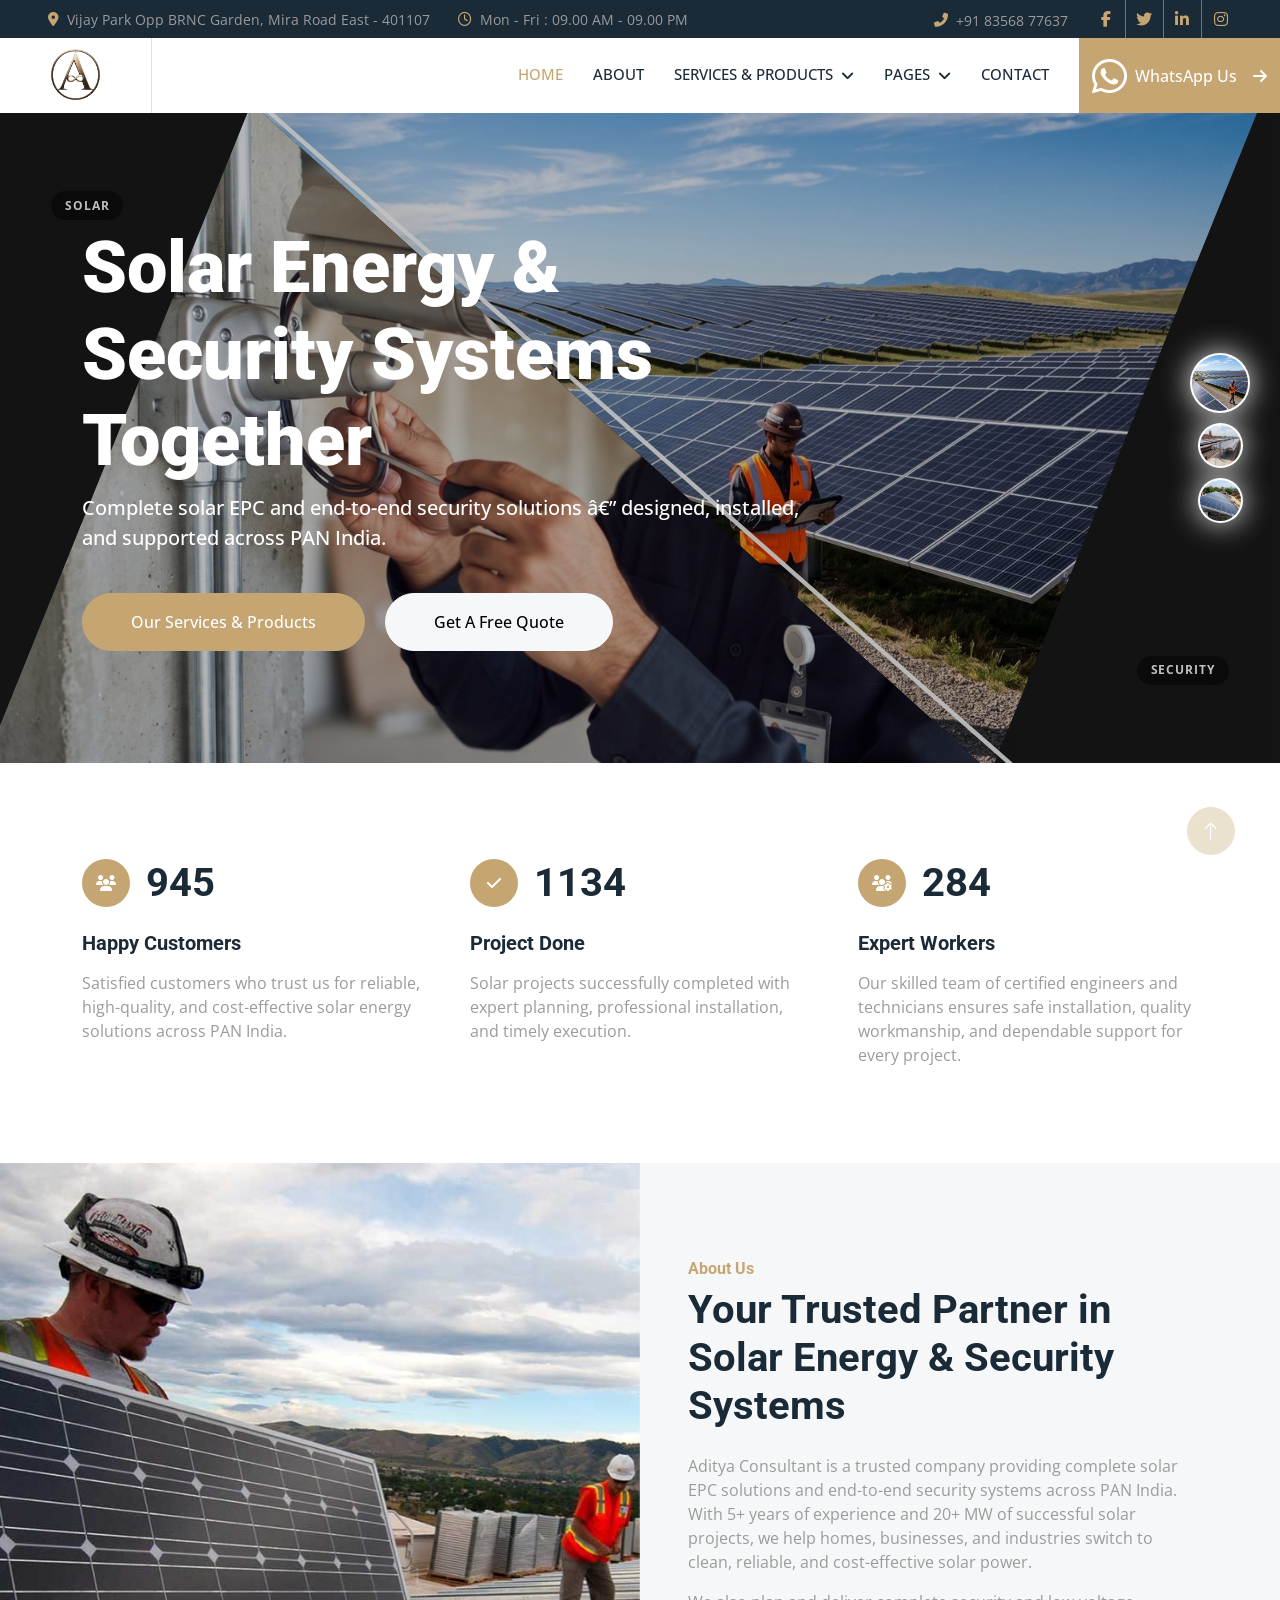
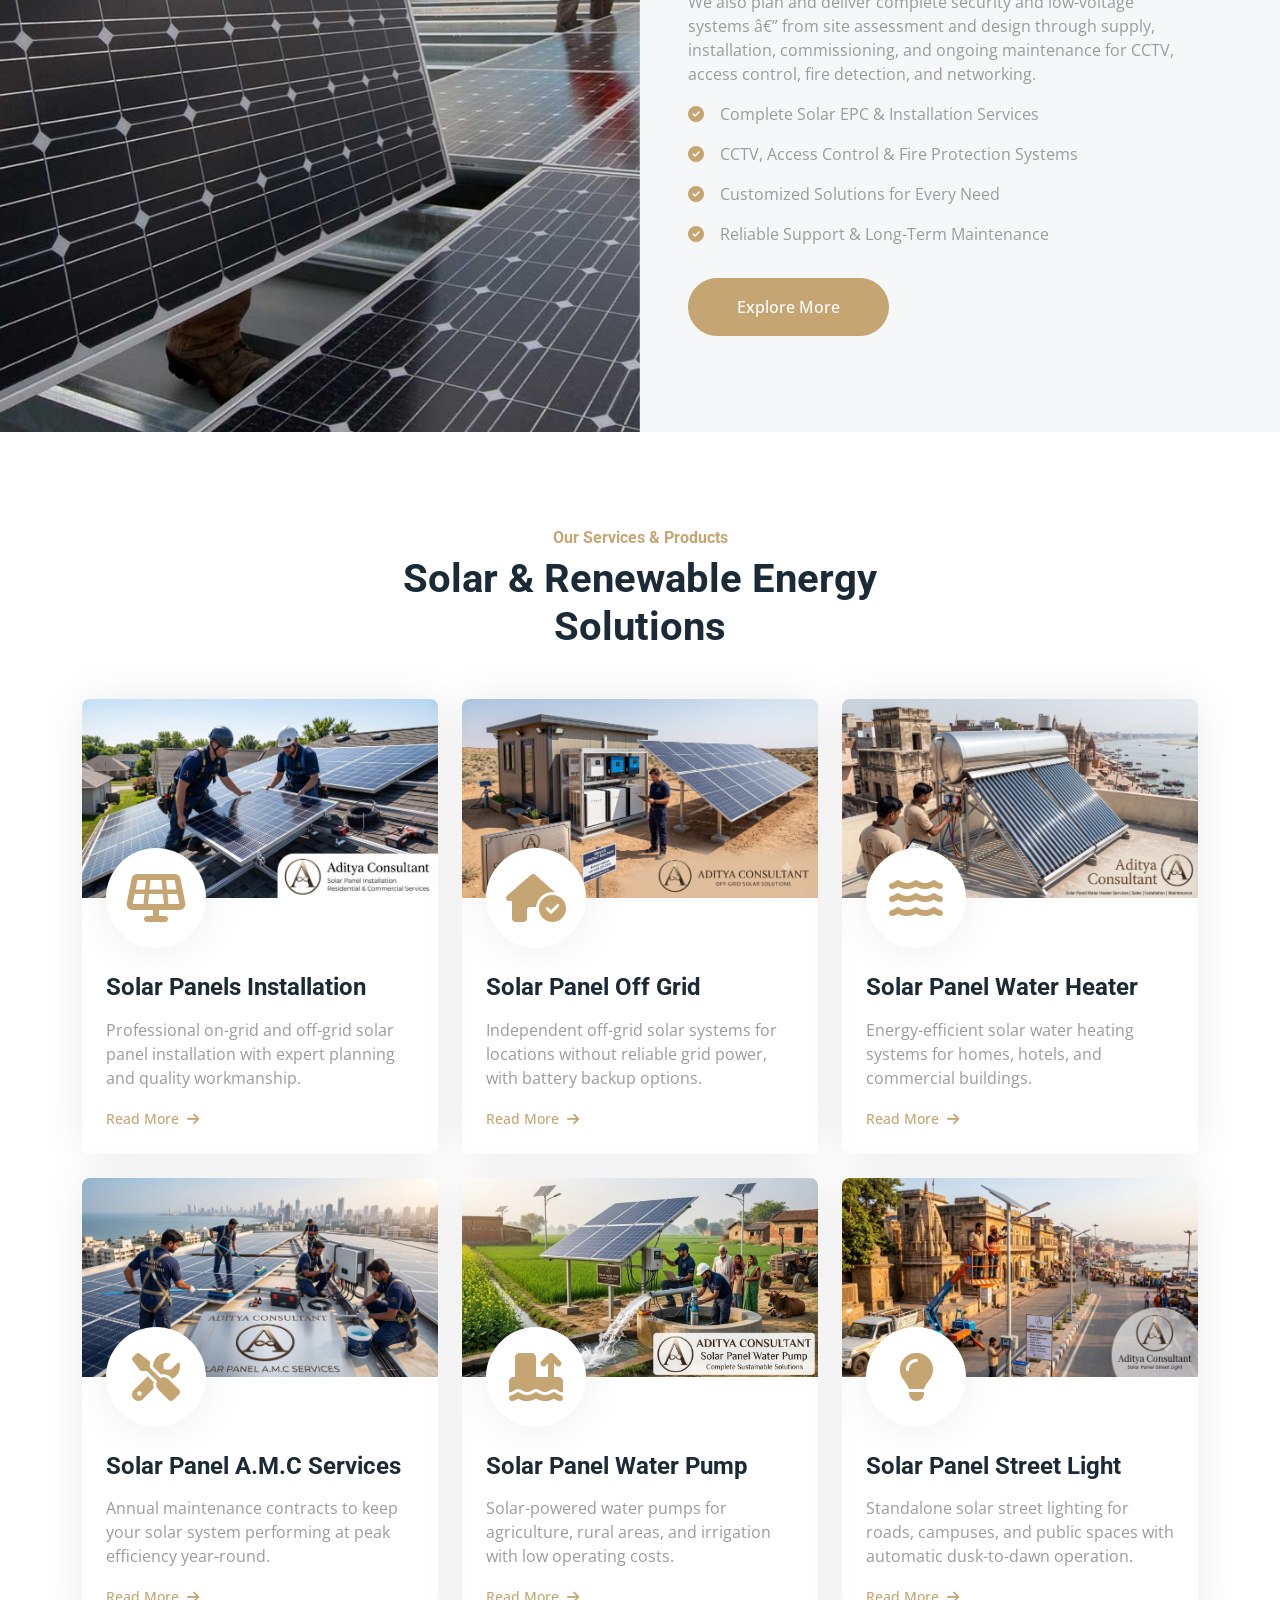
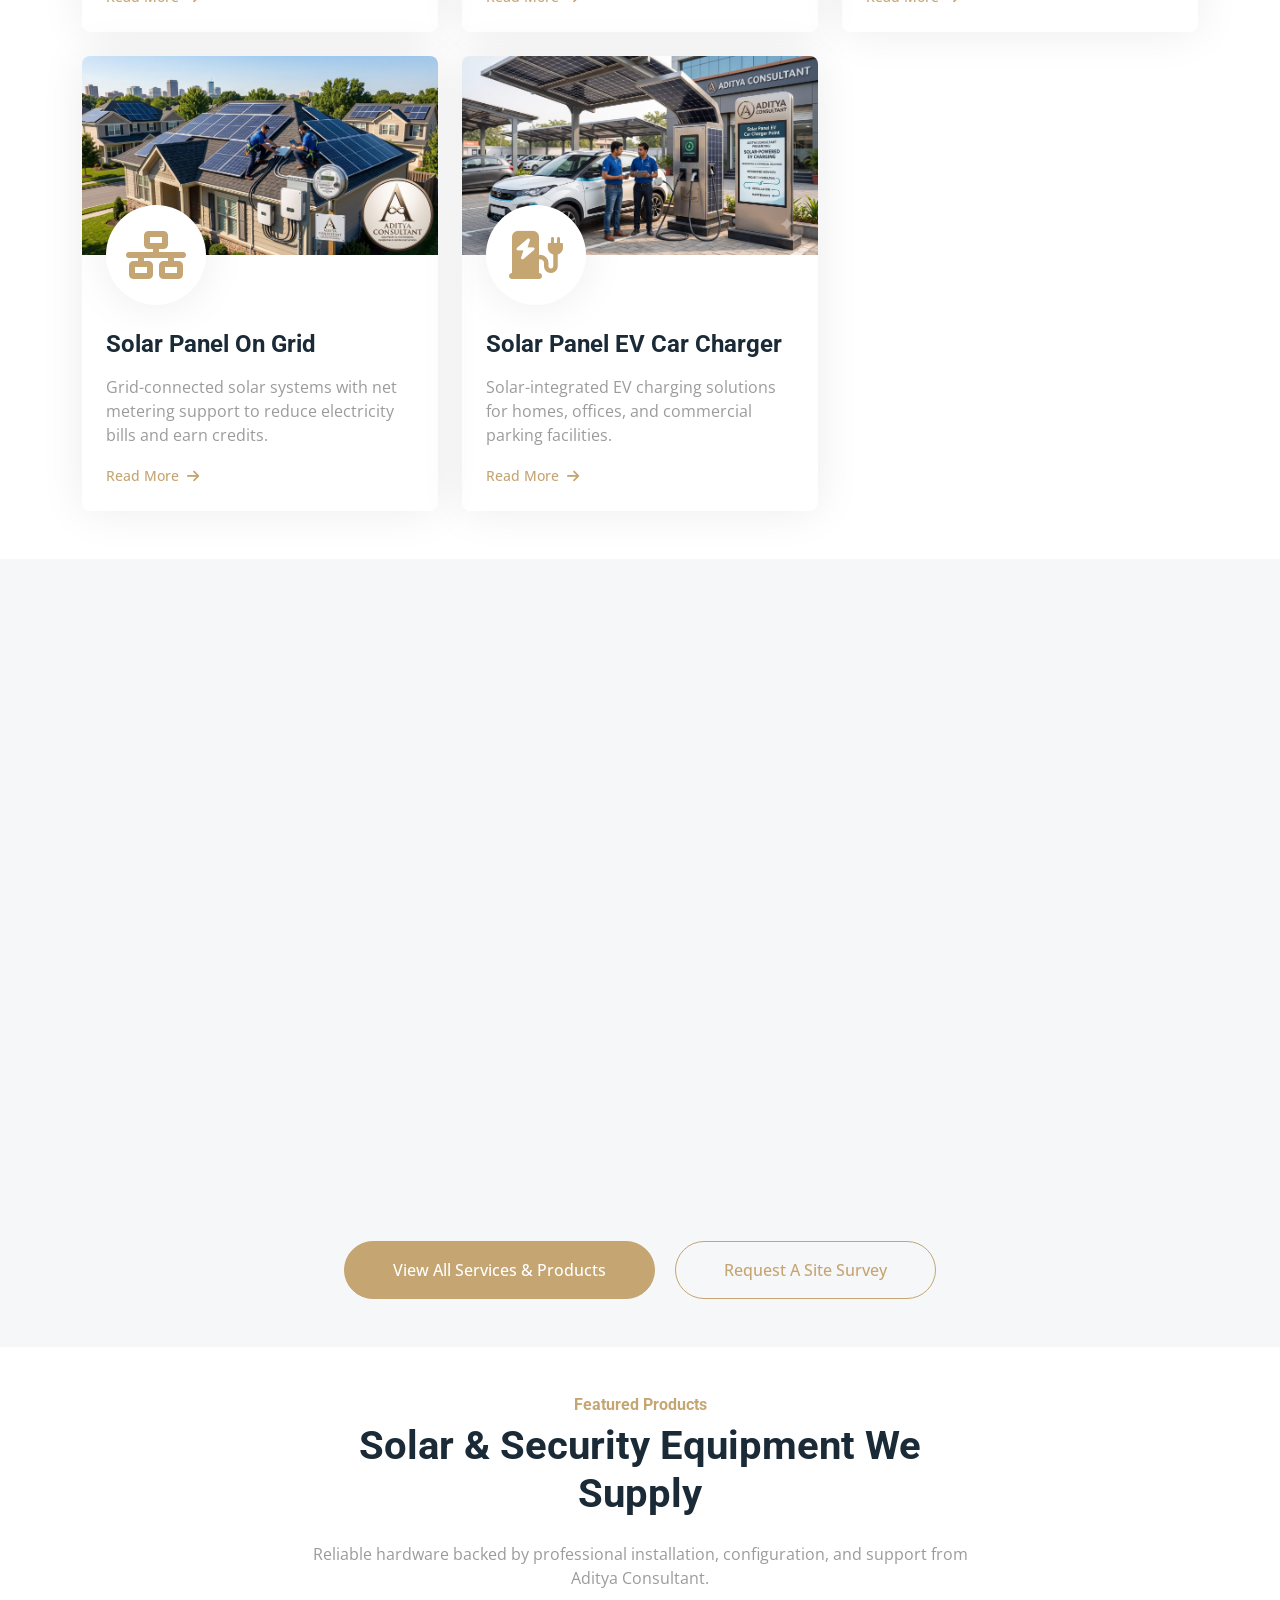
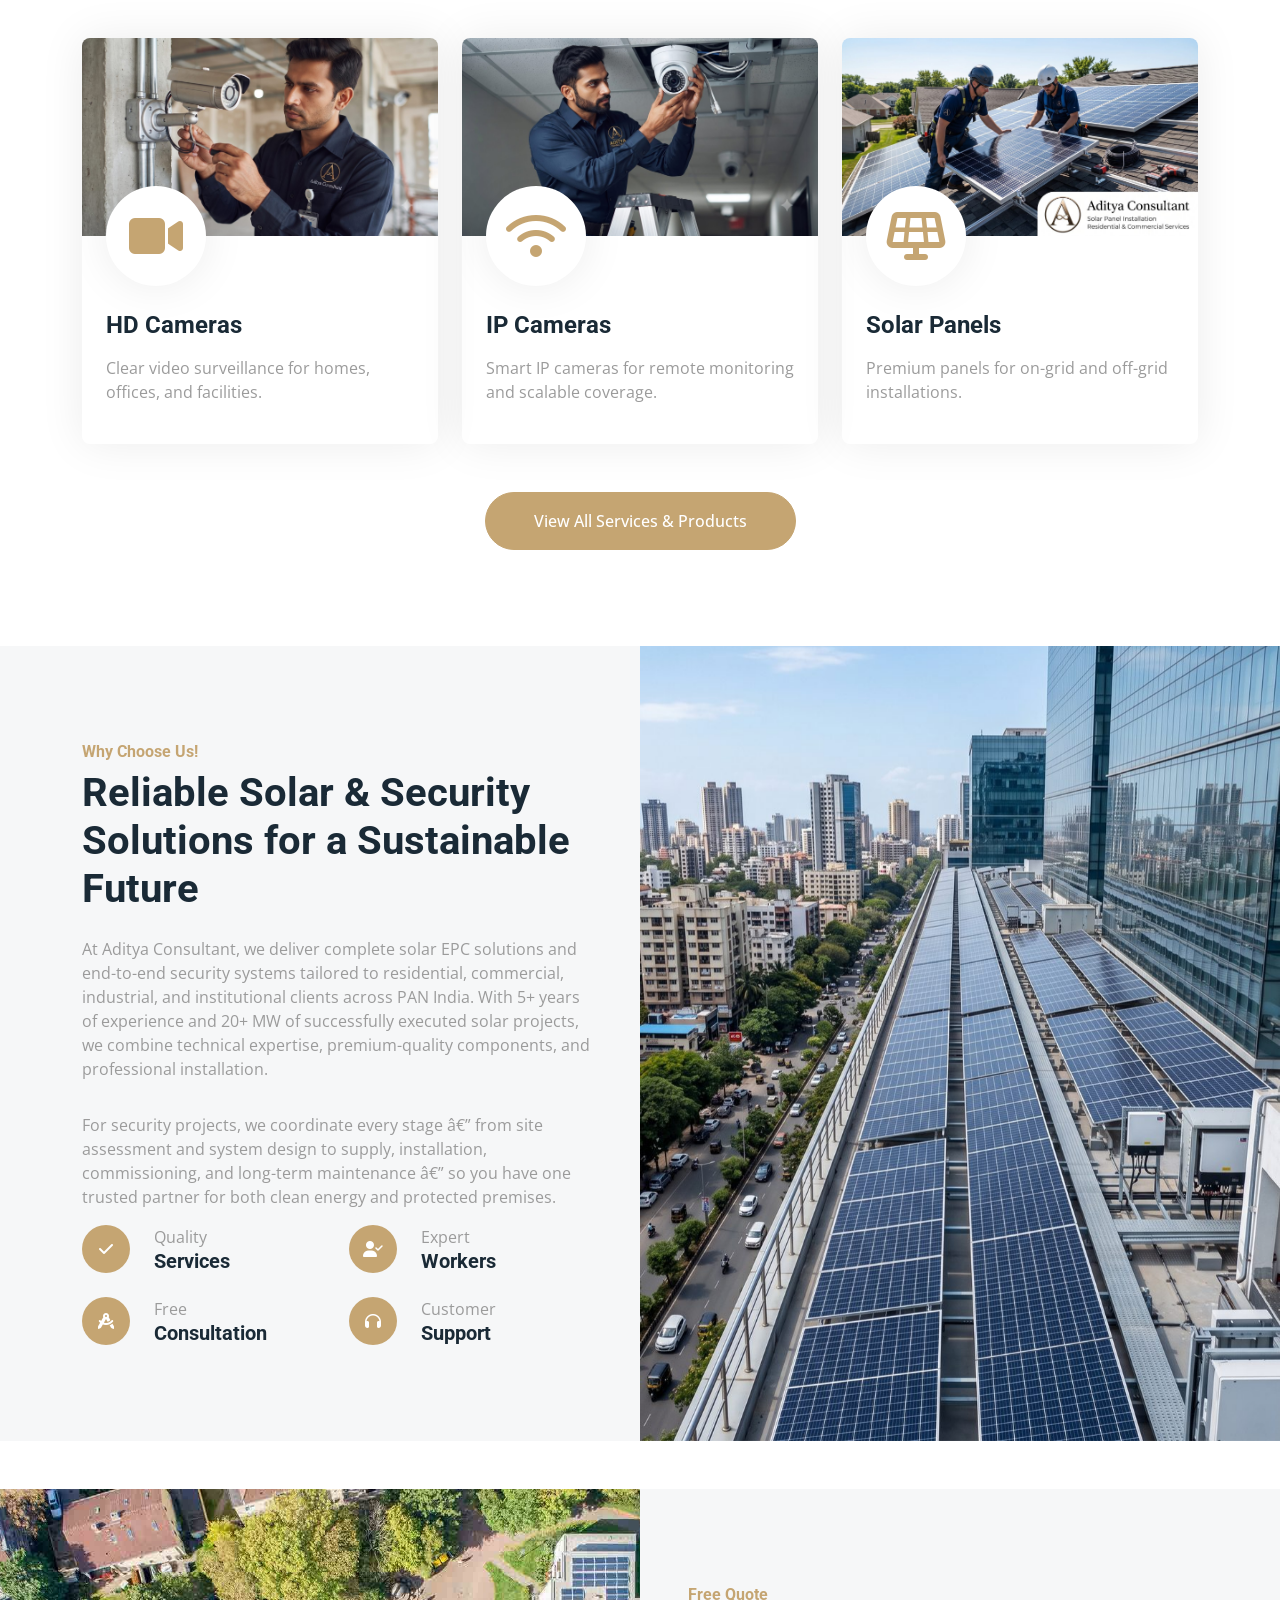
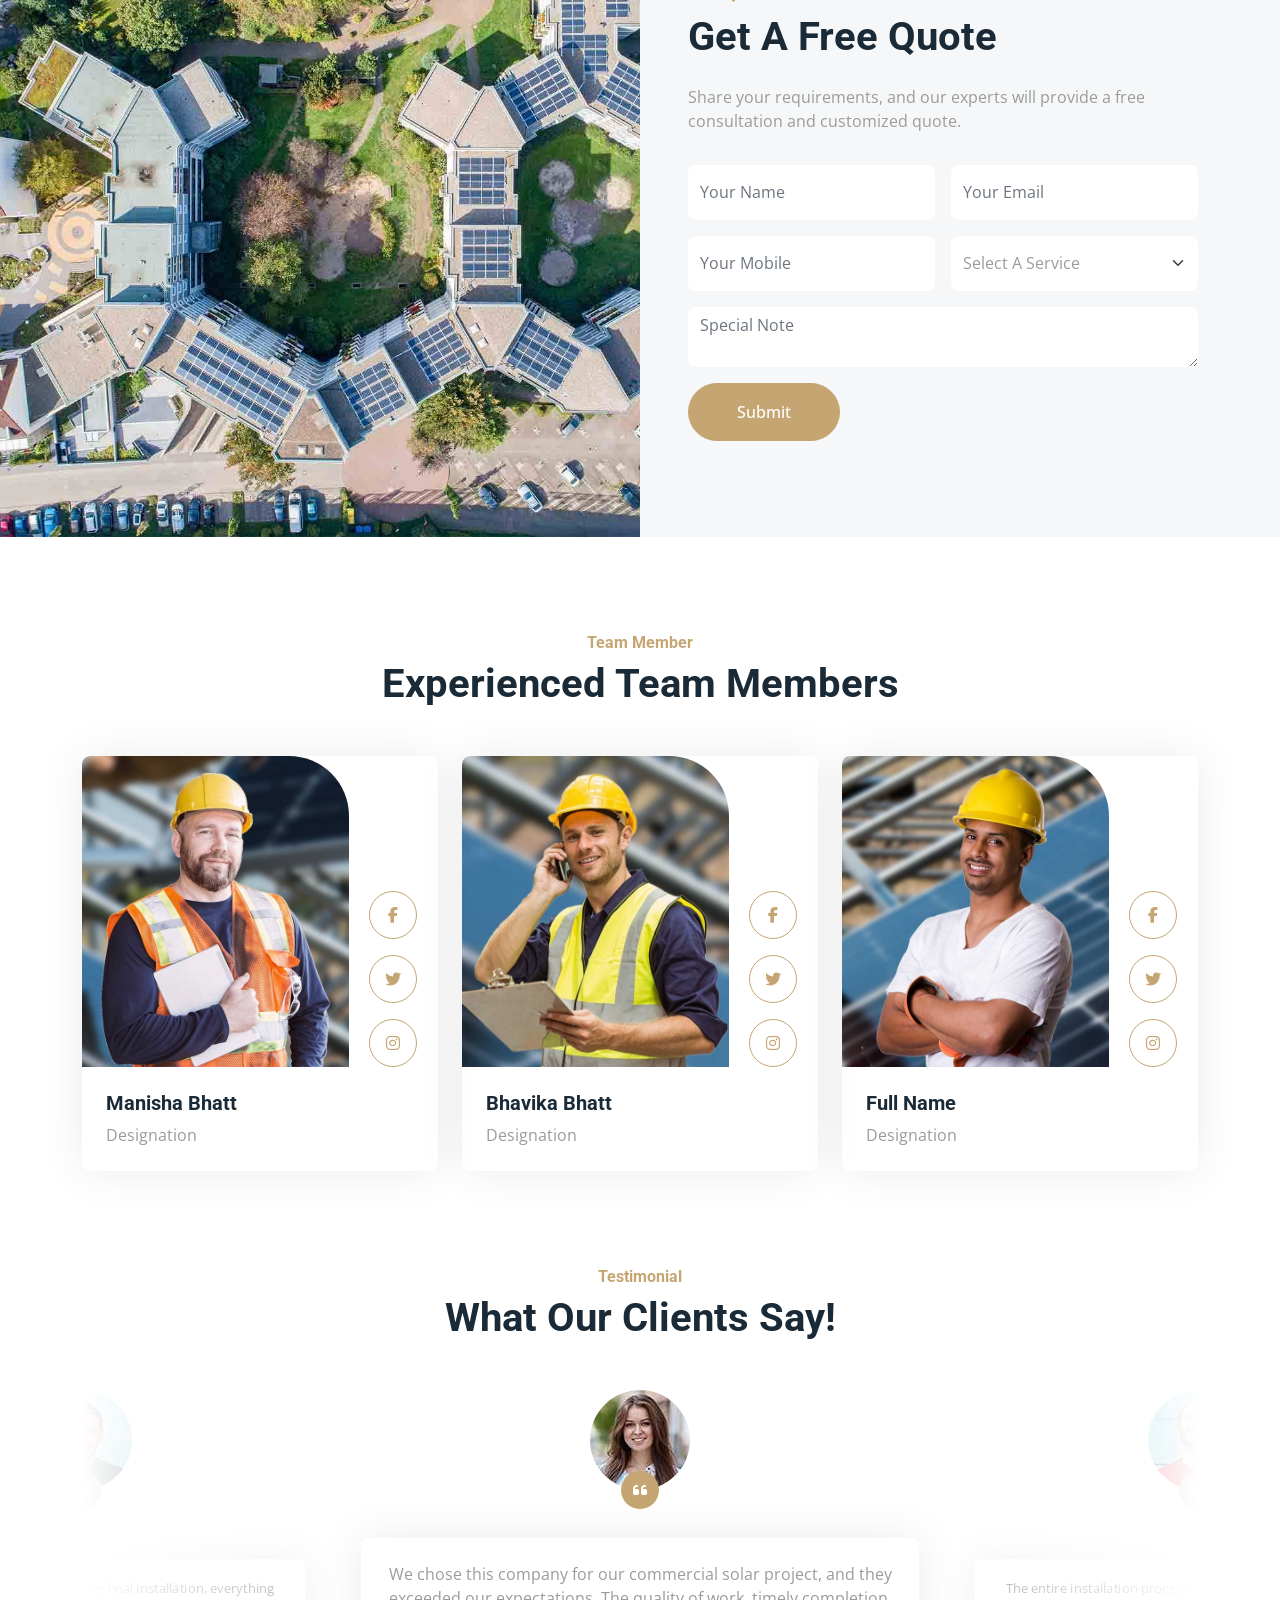
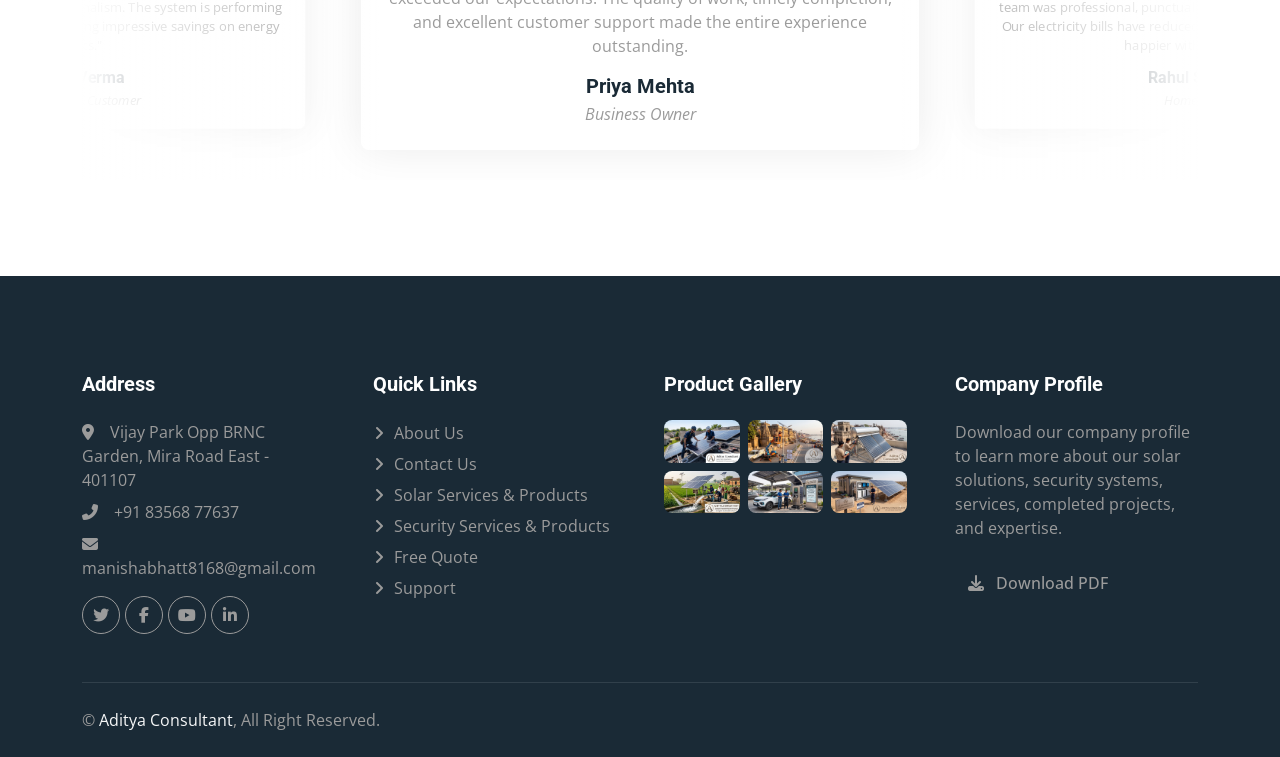
<file: index.html>
<!doctype html>
<html lang="en">
  <head>
    <meta charset="utf-8" />
    <title>Aditya Consultant | Solar Energy & Security Systems</title>
    <link rel="canonical" href="https://aditya-consultant.vercel.app/" />
    <meta content="width=device-width, initial-scale=1.0" name="viewport" />
    <meta
      content="solar energy, renewable energy, CCTV, IP cameras, access control, fire detection, Mumbai, PAN India"
      name="keywords"
    />
    <meta
      content="Aditya Consultant delivers complete solar EPC solutions and end-to-end security systems â€” from design and installation to commissioning and maintenance across PAN India."
      name="description"
    />

    <!-- Favicon -->
    <link href="img/favicon.ico" rel="icon" />

    <!-- Google Web Fonts -->
    <link rel="preconnect" href="https://fonts.googleapis.com" />
    <link rel="preconnect" href="https://fonts.gstatic.com" crossorigin />
    <link
      href="https://fonts.googleapis.com/css2?family=Open+Sans:wght@400;500&family=Roboto:wght@500;700;900&display=swap"
      rel="stylesheet"
    />

    <!-- Icon Font Stylesheet -->
    <link
      href="https://cdnjs.cloudflare.com/ajax/libs/font-awesome/6.5.1/css/all.min.css"
      rel="stylesheet"
    />
    <link
      href="https://cdn.jsdelivr.net/npm/bootstrap-icons@1.4.1/font/bootstrap-icons.css"
      rel="stylesheet"
    />

    <!-- Libraries Stylesheet -->
    <link href="lib/animate/animate.min.css" rel="stylesheet" />
    <link href="lib/owlcarousel/assets/owl.carousel.min.css" rel="stylesheet" />
    <link href="lib/lightbox/css/lightbox.min.css" rel="stylesheet" />

    <!-- Customized Bootstrap Stylesheet -->
    <link href="css/bootstrap.min.css" rel="stylesheet" />

    <!-- Template Stylesheet -->
    <link href="css/style.css" rel="stylesheet" />
  </head>

  <body>
    <!-- Spinner Start -->
    <div
      id="spinner"
      class="show bg-white position-fixed translate-middle w-100 vh-100 top-50 start-50 d-flex align-items-center justify-content-center"
    >
      <div
        class="spinner-border text-primary"
        style="width: 3rem; height: 3rem"
        role="status"
      >
        <span class="sr-only">Loading...</span>
      </div>
    </div>
    <!-- Spinner End -->

    <!-- Topbar Start -->
    <div class="container-fluid bg-dark p-0">
      <div class="row gx-0 d-none d-lg-flex">
        <div class="col-lg-7 px-5 text-start">
          <div class="h-100 d-inline-flex align-items-center me-4">
            <small class="fa fa-map-marker-alt text-primary me-2"></small>
            <small>Vijay Park Opp BRNC Garden, Mira Road East - 401107</small>
          </div>
          <div class="h-100 d-inline-flex align-items-center">
            <small class="far fa-clock text-primary me-2"></small>
            <small>Mon - Fri : 09.00 AM - 09.00 PM</small>
          </div>
        </div>
        <div class="col-lg-5 px-5 text-end">
          <div class="h-100 d-inline-flex align-items-center me-4">
            <small class="fa fa-phone-alt text-primary me-2"></small>
            <small>+91 83568 77637</small>
          </div>
          <div class="h-100 d-inline-flex align-items-center mx-n2">
            <a
              class="btn btn-square btn-link rounded-0 border-0 border-end border-secondary"
              href=""
              ><i class="fab fa-facebook-f"></i
            ></a>
            <a
              class="btn btn-square btn-link rounded-0 border-0 border-end border-secondary"
              href=""
              ><i class="fab fa-twitter"></i
            ></a>
            <a
              class="btn btn-square btn-link rounded-0 border-0 border-end border-secondary"
              href=""
              ><i class="fab fa-linkedin-in"></i
            ></a>
            <a class="btn btn-square btn-link rounded-0" href=""
              ><i class="fab fa-instagram"></i
            ></a>
          </div>
        </div>
      </div>
    </div>
    <!-- Topbar End -->

    <!-- Navbar Start -->
    <nav class="navbar navbar-expand-lg bg-white navbar-light sticky-top p-0">
      <a
        href="index.html"
        class="navbar-brand d-flex align-items-center border-end px-4 px-lg-5"
      >
        <img
          src="img/Adity_Consultant_Logo.png"
          alt="Aditya Consultant"
          class="navbar-logo"
        />
      </a>
      <button
        type="button"
        class="navbar-toggler me-4"
        data-bs-toggle="collapse"
        data-bs-target="#navbarCollapse"
      >
        <span class="navbar-toggler-icon"></span>
      </button>
      <div class="collapse navbar-collapse" id="navbarCollapse">
        <div class="navbar-nav ms-auto p-4 p-lg-0">
          <a href="index.html" class="nav-item nav-link active">Home</a>
          <a href="about.html" class="nav-item nav-link">About</a>
          <div class="nav-item dropdown">
            <a
              href="#"
              class="nav-link dropdown-toggle"
              data-bs-toggle="dropdown"
              >Services & Products</a
            >
            <div class="dropdown-menu bg-light m-0">
              <a href="solar.html" class="dropdown-item">Solar</a>
              <a href="security.html" class="dropdown-item">Security</a>
            </div>
          </div>
          <!--
          
              <a href="project.html" class="nav-item nav-link">Project</a>
            -->

          <div class="nav-item dropdown">
            <a
              href="#"
              class="nav-link dropdown-toggle"
              data-bs-toggle="dropdown"
              >Pages</a
            >
            <div class="dropdown-menu bg-light m-0">
              <a href="feature.html" class="dropdown-item">Feature</a>
              <a href="quote.html" class="dropdown-item">Free Quote</a>
              <a href="team.html" class="dropdown-item">Our Team</a>
              <a href="testimonial.html" class="dropdown-item">Testimonial</a>
              <!--
              <a href="404.html" class="dropdown-item">404 Page</a>
            --></div>
          </div>
          <a href="contact.html" class="nav-item nav-link">Contact</a>
        </div>

        <a
          href="https://web.whatsapp.com/send?text=Hi!&phone=918356877637"
          target="Hi!"
          class="btn btn-primary rounded-0 py-1 px-lg-6 d-none d-lg-flex align-items-center justify-content-center"
          ><i class="fa-brands fa-whatsapp fs-1 me-2"></i> WhatsApp Us<i
            class="fa fa-arrow-right ms-3"
          ></i
        ></a>
      </div>
    </nav>
    <!-- Navbar End -->

    <!-- Carousel Start -->
    <div class="container-fluid p-0 pb-5 wow fadeIn" data-wow-delay="0.1s">
      <div class="owl-carousel header-carousel position-relative">
        <div
          class="owl-carousel-item position-relative"
          data-dot="<img src='img/Solar_Panel.jpg'>"
        >
          <div class="carousel-diagonal-split split-60">
            <img
              class="split-half split-solar"
              src="img/Solar_Panel.jpg"
              alt="Solar energy solutions"
            />
            <img
              class="split-half split-security"
              src="img/HD-Cameras.jpg"
              alt="Security systems"
            />
            <svg
              class="carousel-split-divider"
              viewBox="0 0 100 100"
              preserveAspectRatio="none"
              aria-hidden="true"
            >
              <line x1="21.13" y1="0" x2="78.87" y2="100" />
            </svg>
            <span class="carousel-split-label label-solar">Solar</span>
            <span class="carousel-split-label label-security">Security</span>
          </div>
          <div class="owl-carousel-inner">
            <div class="container">
              <div class="row justify-content-start">
                <div class="col-10 col-lg-8">
                  <h1 class="display-2 text-white animated slideInDown">
                    Solar Energy & Security Systems Together
                  </h1>
                  <p class="fs-5 fw-medium text-white mb-4 pb-3">
                    Complete solar EPC and end-to-end security solutions â€”
                    designed, installed, and supported across PAN India.
                  </p>
                  <a
                    href="solar.html"
                    class="btn btn-primary rounded-pill py-3 px-5 me-3 animated slideInLeft"
                    >Our Services & Products</a
                  >
                  <a
                    href="quote.html"
                    class="btn btn-light rounded-pill py-3 px-5 animated slideInRight"
                    >Get A Free Quote</a
                  >
                </div>
              </div>
            </div>
          </div>
        </div>
        <div
          class="owl-carousel-item position-relative"
          data-dot="<img src='img/Solar_Power_Railway_Station.jpg'>"
        >
          <div class="carousel-diagonal-split split-120">
            <img
              class="split-half split-solar"
              src="img/Solar_Power_Railway_Station.jpg"
              alt="Solar power projects"
            />
            <img
              class="split-half split-security"
              src="img/IP-Cameras.jpg"
              alt="Security for offices and facilities"
            />
            <svg
              class="carousel-split-divider"
              viewBox="0 0 100 100"
              preserveAspectRatio="none"
              aria-hidden="true"
            >
              <line x1="78.87" y1="0" x2="21.13" y2="100" />
            </svg>
            <span class="carousel-split-label label-solar">Solar</span>
            <span class="carousel-split-label label-security">Security</span>
          </div>
          <div class="owl-carousel-inner">
            <div class="container">
              <div class="row justify-content-start">
                <div class="col-10 col-lg-8">
                  <h1 class="display-2 text-white animated slideInDown">
                    Power Your Site. Protect Your Premises.
                  </h1>
                  <p class="fs-5 fw-medium text-white mb-4 pb-3">
                    From renewable solar installations to CCTV, access control,
                    and fire protection â€” one trusted partner for both.
                  </p>
                  <a
                    href="security.html#security-services"
                    class="btn btn-primary rounded-pill py-3 px-5 me-3 animated slideInLeft"
                    >Explore Solutions</a
                  >
                  <a
                    href="contact.html"
                    class="btn btn-light rounded-pill py-3 px-5 animated slideInRight"
                    >Contact Us</a
                  >
                </div>
              </div>
            </div>
          </div>
        </div>
        <div
          class="owl-carousel-item position-relative"
          data-dot="<img src='img/Rural_Solar_Power.jpg'>"
        >
          <div class="carousel-diagonal-split split-60">
            <img
              class="split-half split-solar"
              src="img/Rural_Solar_Power.jpg"
              alt="Rural solar power"
            />
            <img
              class="split-half split-security"
              src="img/DVR.jpg"
              alt="Integrated security systems"
            />
            <svg
              class="carousel-split-divider"
              viewBox="0 0 100 100"
              preserveAspectRatio="none"
              aria-hidden="true"
            >
              <line x1="21.13" y1="0" x2="78.87" y2="100" />
            </svg>
            <span class="carousel-split-label label-solar">Solar</span>
            <span class="carousel-split-label label-security">Security</span>
          </div>
          <div class="owl-carousel-inner">
            <div class="container">
              <div class="row justify-content-start">
                <div class="col-10 col-lg-8">
                  <h1 class="display-2 text-white animated slideInDown">
                    One Partner From Consultation To Support
                  </h1>
                  <p class="fs-5 fw-medium text-white mb-4 pb-3">
                    Professional execution for solar and security projects with
                    dependable post-installation support from a single team.
                  </p>
                  <a
                    href="about.html"
                    class="btn btn-primary rounded-pill py-3 px-5 me-3 animated slideInLeft"
                    >About Aditya Consultant</a
                  >
                  <a
                    href="security.html#security-products"
                    class="btn btn-light rounded-pill py-3 px-5 animated slideInRight"
                    >View Services & Products</a
                  >
                </div>
              </div>
            </div>
          </div>
        </div>
      </div>
    </div>
    <!-- Carousel End -->

    <!-- Feature Start -->
    <div class="container-xxl py-5">
      <div class="container">
        <div class="row g-5 justify-content-center">
          <div class="col-md-6 col-lg-4 wow fadeIn" data-wow-delay="0.1s">
            <div class="d-flex align-items-center mb-4">
              <div class="btn-lg-square bg-primary rounded-circle me-3">
                <i class="fa fa-users text-white"></i>
              </div>
              <h1 class="mb-0" data-toggle="counter-up">1000</h1>
            </div>
            <h5 class="mb-3">Happy Customers</h5>
            <span
              >Satisfied customers who trust us for reliable, high-quality, and
              cost-effective solar energy solutions across PAN India.</span
            >
          </div>

          <div class="col-md-6 col-lg-4 wow fadeIn" data-wow-delay="0.3s">
            <div class="d-flex align-items-center mb-4">
              <div class="btn-lg-square bg-primary rounded-circle me-3">
                <i class="fa fa-check text-white"></i>
              </div>
              <h1 class="mb-0" data-toggle="counter-up">1200</h1>
            </div>
            <h5 class="mb-3">Project Done</h5>
            <span
              >Solar projects successfully completed with expert planning,
              professional installation, and timely execution.</span
            >
          </div>
          <!-- <div class="col-md-6 col-lg-3 wow fadeIn" data-wow-delay="0.5s">
            <div class="d-flex align-items-center mb-4">
              <div class="btn-lg-square bg-primary rounded-circle me-3">
                <i class="fa fa-award text-white"></i>
              </div>
              <h1 class="mb-0" data-toggle="counter-up">3123</h1>
            </div>
            <h5 class="mb-3">Awards Win</h5>
            <span
              >Tempor erat elitr rebum at clita. Diam dolor diam ipsum sit</span
            >
          </div> -->
          <div class="col-md-6 col-lg-4 wow fadeIn" data-wow-delay="0.7s">
            <div class="d-flex align-items-center mb-4">
              <div class="btn-lg-square bg-primary rounded-circle me-3">
                <i class="fa fa-users-cog text-white"></i>
              </div>
              <h1 class="mb-0" data-toggle="counter-up">300</h1>
            </div>
            <h5 class="mb-3">Expert Workers</h5>
            <span
              >Our skilled team of certified engineers and technicians ensures
              safe installation, quality workmanship, and dependable support for
              every project.</span
            >
          </div>
        </div>
      </div>
    </div>

    <!-- Feature End -->

    <!-- About Start -->
    <div class="container-fluid bg-light overflow-hidden my-5 px-lg-0">
      <div class="container about px-lg-0">
        <div class="row g-0 mx-lg-0 split-content-row align-items-start">
          <div
            class="col-lg-6 ps-lg-0 split-content-media-col wow fadeIn"
            data-wow-delay="0.1s"
          >
            <div
              class="split-content-carousel about-image-carousel owl-carousel"
            >
              <div class="split-content-carousel-item">
                <img src="img/about.jpg" alt="Solar energy installation" />
              </div>
              <div class="split-content-carousel-item">
                <img
                  src="img/HD-Cameras.jpg"
                  alt="Security systems installation"
                />
              </div>
            </div>
          </div>
          <div
            class="col-lg-6 about-text py-5 wow fadeIn"
            data-wow-delay="0.5s"
          >
            <div class="p-lg-5 pe-lg-0">
              <h6 class="text-primary">About Us</h6>
              <h1 class="mb-4">
                Your Trusted Partner in Solar Energy & Security Systems
              </h1>
              <p>
                Aditya Consultant is a trusted company providing complete solar
                EPC solutions and end-to-end security systems across PAN India.
                With 5+ years of experience and 20+ MW of successful solar
                projects, we help homes, businesses, and industries switch to
                clean, reliable, and cost-effective solar power.
              </p>
              <p>
                We also plan and deliver complete security and low-voltage
                systems â€” from site assessment and design through supply,
                installation, commissioning, and ongoing maintenance for CCTV,
                access control, fire detection, and networking.
              </p>
              <p>
                <i class="fa fa-check-circle text-primary me-3"></i>Complete
                Solar EPC & Installation Services
              </p>
              <p>
                <i class="fa fa-check-circle text-primary me-3"></i>CCTV, Access
                Control & Fire Protection Systems
              </p>
              <p>
                <i class="fa fa-check-circle text-primary me-3"></i>Customized
                Solutions for Every Need
              </p>
              <p>
                <i class="fa fa-check-circle text-primary me-3"></i>Reliable
                Support & Long-Term Maintenance
              </p>
              <a
                href="about.html"
                class="btn btn-primary rounded-pill py-3 px-5 mt-3"
                >Explore More</a
              >
            </div>
          </div>
        </div>
      </div>
    </div>
    <!-- About End -->

    <!-- Service Start -->
    <div class="container-xxl py-5">
      <div class="container">
        <div
          class="text-center mx-auto mb-5 wow fadeInUp"
          data-wow-delay="0.1s"
          style="max-width: 600px"
        >
          <h6 class="text-primary">Our Services & Products</h6>
          <h1 class="mb-4">Solar & Renewable Energy Solutions</h1>
        </div>
        <div class="row g-4">
          <div class="col-md-6 col-lg-4 wow fadeInUp" data-wow-delay="0.1s">
            <div class="service-item rounded overflow-hidden">
              <img class="img-fluid" src="img/SolarInstallation.jpg" alt="" />
              <div class="position-relative p-4 pt-0">
                <div class="service-icon">
                  <i class="fa fa-solar-panel fa-3x"></i>
                </div>
                <h4 class="mb-3">Solar Panels Installation</h4>
                <p>
                  Professional on-grid and off-grid solar panel installation
                  with expert planning and quality workmanship.
                </p>
                <a class="small fw-medium" href=""
                  >Read More<i class="fa fa-arrow-right ms-2"></i
                ></a>
              </div>
            </div>
          </div>
          <div class="col-md-6 col-lg-4 wow fadeInUp" data-wow-delay="0.3s">
            <div class="service-item rounded overflow-hidden">
              <img class="img-fluid" src="img/SolarOffGrid.jpg" alt="" />
              <div class="position-relative p-4 pt-0">
                <div class="service-icon">
                  <i class="fa fa-house-circle-check fa-3x"></i>
                </div>
                <h4 class="mb-3">Solar Panel Off Grid</h4>
                <p>
                  Independent off-grid solar systems for locations without
                  reliable grid power, with battery backup options.
                </p>
                <a class="small fw-medium" href=""
                  >Read More<i class="fa fa-arrow-right ms-2"></i
                ></a>
              </div>
            </div>
          </div>
          <div class="col-md-6 col-lg-4 wow fadeInUp" data-wow-delay="0.5s">
            <div class="service-item rounded overflow-hidden">
              <img class="img-fluid" src="img/SolarWaterHeater.jpg" alt="" />
              <div class="position-relative p-4 pt-0">
                <div class="service-icon">
                  <i class="fa fa-water fa-3x"></i>
                </div>
                <h4 class="mb-3">Solar Panel Water Heater</h4>
                <p>
                  Energy-efficient solar water heating systems for homes,
                  hotels, and commercial buildings.
                </p>
                <a class="small fw-medium" href=""
                  >Read More<i class="fa fa-arrow-right ms-2"></i
                ></a>
              </div>
            </div>
          </div>
          <div class="col-md-6 col-lg-4 wow fadeInUp" data-wow-delay="0.1s">
            <div class="service-item rounded overflow-hidden">
              <img class="img-fluid" src="img/SolarAMCServices.jpg" alt="" />
              <div class="position-relative p-4 pt-0">
                <div class="service-icon">
                  <i class="fa fa-screwdriver-wrench fa-3x"></i>
                </div>
                <h4 class="mb-3">Solar Panel A.M.C Services</h4>
                <p>
                  Annual maintenance contracts to keep your solar system
                  performing at peak efficiency year-round.
                </p>
                <a class="small fw-medium" href=""
                  >Read More<i class="fa fa-arrow-right ms-2"></i
                ></a>
              </div>
            </div>
          </div>
          <div class="col-md-6 col-lg-4 wow fadeInUp" data-wow-delay="0.3s">
            <div class="service-item rounded overflow-hidden">
              <img class="img-fluid" src="img/SolarWaterPump.jpe" alt="" />
              <div class="position-relative p-4 pt-0">
                <div class="service-icon">
                  <i class="fa fa-arrow-up-from-water-pump fa-3x"></i>
                </div>
                <h4 class="mb-3">Solar Panel Water Pump</h4>
                <p>
                  Solar-powered water pumps for agriculture, rural areas, and
                  irrigation with low operating costs.
                </p>
                <a class="small fw-medium" href=""
                  >Read More<i class="fa fa-arrow-right ms-2"></i
                ></a>
              </div>
            </div>
          </div>
          <div class="col-md-6 col-lg-4 wow fadeInUp" data-wow-delay="0.5s">
            <div class="service-item rounded overflow-hidden">
              <img class="img-fluid" src="img/SolarStreetLight.jpg" alt="" />
              <div class="position-relative p-4 pt-0">
                <div class="service-icon">
                  <i class="fa fa-lightbulb fa-3x"></i>
                </div>
                <h4 class="mb-3">Solar Panel Street Light</h4>
                <p>
                  Standalone solar street lighting for roads, campuses, and
                  public spaces with automatic dusk-to-dawn operation.
                </p>
                <a class="small fw-medium" href=""
                  >Read More<i class="fa fa-arrow-right ms-2"></i
                ></a>
              </div>
            </div>
          </div>
          <div class="col-md-6 col-lg-4 wow fadeInUp" data-wow-delay="0.5s">
            <div class="service-item rounded overflow-hidden">
              <img class="img-fluid" src="img/SolarOnGrid.jpg" alt="" />
              <div class="position-relative p-4 pt-0">
                <div class="service-icon">
                  <i class="fa fa-network-wired fa-3x"></i>
                </div>
                <h4 class="mb-3">Solar Panel On Grid</h4>
                <p>
                  Grid-connected solar systems with net metering support to
                  reduce electricity bills and earn credits.
                </p>
                <a class="small fw-medium" href=""
                  >Read More<i class="fa fa-arrow-right ms-2"></i
                ></a>
              </div>
            </div>
          </div>
          <div class="col-md-6 col-lg-4 wow fadeInUp" data-wow-delay="0.5s">
            <div class="service-item rounded overflow-hidden">
              <img class="img-fluid" src="img/SolarEVCarCharger.jpg" alt="" />
              <div class="position-relative p-4 pt-0">
                <div class="service-icon">
                  <i class="fa fa-charging-station fa-3x"></i>
                </div>
                <h4 class="mb-3">Solar Panel EV Car Charger</h4>
                <p>
                  Solar-integrated EV charging solutions for homes, offices, and
                  commercial parking facilities.
                </p>
                <a class="small fw-medium" href=""
                  >Read More<i class="fa fa-arrow-right ms-2"></i
                ></a>
              </div>
            </div>
          </div>
        </div>
      </div>
    </div>
    <!-- Service End -->

    <!-- Security Service Start -->
    <div class="container-xxl py-5 bg-light" id="security-services">
      <div class="container">
        <div
          class="text-center mx-auto mb-5 wow fadeInUp"
          data-wow-delay="0.1s"
          style="max-width: 600px"
        >
          <h6 class="text-primary">Security & Systems Solutions</h6>
          <h1 class="mb-4">
            Complete Security Systems, From Plan To Performance
          </h1>
          <p>
            Aditya Consultant plans and delivers security and low-voltage
            systems for homes, offices, commercial spaces, and facilities.
          </p>
        </div>
        <div class="row g-4">
          <div class="col-md-6 col-lg-3 wow fadeInUp" data-wow-delay="0.1s">
            <div
              class="service-item rounded overflow-hidden h-100 bg-white p-4"
            >
              <div class="btn-lg-square bg-primary rounded-circle mb-4">
                <img class="img-fluid p-2" src="img/icon/icon-6.png" alt="" />
              </div>
              <h4 class="mb-3">CCTV & IP Surveillance</h4>
              <p class="mb-0">
                Wireless, smart, and IP camera systems planned, supplied,
                installed, and configured for clear visibility.
              </p>
            </div>
          </div>
          <div class="col-md-6 col-lg-3 wow fadeInUp" data-wow-delay="0.3s">
            <div
              class="service-item rounded overflow-hidden h-100 bg-white p-4"
            >
              <div class="btn-lg-square bg-primary rounded-circle mb-4">
                <img class="img-fluid p-2" src="img/icon/icon-8.png" alt="" />
              </div>
              <h4 class="mb-3">Access Control & Attendance</h4>
              <p class="mb-0">
                Biometric, card, and smart access systems for controlled entry
                and reliable attendance management.
              </p>
            </div>
          </div>
          <div class="col-md-6 col-lg-3 wow fadeInUp" data-wow-delay="0.5s">
            <div
              class="service-item rounded overflow-hidden h-100 bg-white p-4"
            >
              <div class="btn-lg-square bg-primary rounded-circle mb-4">
                <img class="img-fluid p-2" src="img/icon/icon-9.png" alt="" />
              </div>
              <h4 class="mb-3">Fire & Intrusion Protection</h4>
              <p class="mb-0">
                Fire detection and intrusion alarm solutions designed around
                your site's risks and operating requirements.
              </p>
            </div>
          </div>
          <div class="col-md-6 col-lg-3 wow fadeInUp" data-wow-delay="0.7s">
            <div
              class="service-item rounded overflow-hidden h-100 bg-white p-4"
            >
              <div class="btn-lg-square bg-primary rounded-circle mb-4">
                <img class="img-fluid p-2" src="img/icon/icon-3.png" alt="" />
              </div>
              <h4 class="mb-3">Networks, Automation & Support</h4>
              <p class="mb-0">
                Structured cabling, smart automation, commissioning, AMC, and
                responsive maintenance for dependable operations.
              </p>
            </div>
          </div>
        </div>
        <div class="text-center mt-5">
          <a
            href="security.html#security-products"
            class="btn btn-primary rounded-pill py-3 px-5 me-3"
            >View All Services & Products</a
          >
          <a
            href="quote.html"
            class="btn btn-outline-primary rounded-pill py-3 px-5"
            >Request A Site Survey</a
          >
        </div>
      </div>
    </div>
    <!-- Security Service End -->

    <!-- Products Preview Start -->
    <div class="container-xxl py-5" id="products">
      <div class="container">
        <div
          class="text-center mx-auto mb-5 wow fadeInUp"
          data-wow-delay="0.1s"
          style="max-width: 680px"
        >
          <h6 class="text-primary">Featured Products</h6>
          <h1 class="mb-4">Solar & Security Equipment We Supply</h1>
          <p>
            Reliable hardware backed by professional installation,
            configuration, and support from Aditya Consultant.
          </p>
        </div>
        <div class="row g-4">
          <div class="col-md-6 col-lg-4 wow fadeInUp" data-wow-delay="0.1s">
            <div class="service-item rounded overflow-hidden">
              <img
                class="img-fluid"
                src="img/HD-Cameras.jpg"
                alt="HD Cameras"
              />
              <div class="position-relative p-4 pt-0">
                <div class="service-icon">
                  <i class="fa fa-video fa-3x"></i>
                </div>
                <h4 class="mb-3">HD Cameras</h4>
                <p>
                  Clear video surveillance for homes, offices, and facilities.
                </p>
              </div>
            </div>
          </div>
          <div class="col-md-6 col-lg-4 wow fadeInUp" data-wow-delay="0.3s">
            <div class="service-item rounded overflow-hidden">
              <img
                class="img-fluid"
                src="img/IP-Cameras.jpg"
                alt="IP Cameras"
              />
              <div class="position-relative p-4 pt-0">
                <div class="service-icon"><i class="fa fa-wifi fa-3x"></i></div>
                <h4 class="mb-3">IP Cameras</h4>
                <p>
                  Smart IP cameras for remote monitoring and scalable coverage.
                </p>
              </div>
            </div>
          </div>
          <div class="col-md-6 col-lg-4 wow fadeInUp" data-wow-delay="0.5s">
            <div class="service-item rounded overflow-hidden">
              <img
                class="img-fluid"
                src="img/SolarInstallation.jpg"
                alt="Solar Panels"
              />
              <div class="position-relative p-4 pt-0">
                <div class="service-icon">
                  <i class="fa fa-solar-panel fa-3x"></i>
                </div>
                <h4 class="mb-3">Solar Panels</h4>
                <p>Premium panels for on-grid and off-grid installations.</p>
              </div>
            </div>
          </div>
        </div>
        <div class="text-center mt-5">
          <a href="solar.html" class="btn btn-primary rounded-pill py-3 px-5"
            >View All Services & Products</a
          >
        </div>
      </div>
    </div>
    <!-- Products Preview End -->

    <!-- Feature Start -->
    <div class="container-fluid bg-light overflow-hidden my-5 px-lg-0">
      <div class="container feature px-lg-0">
        <div class="row g-0 mx-lg-0 split-content-row align-items-start">
          <div
            class="col-lg-6 feature-text py-5 wow fadeIn"
            data-wow-delay="0.1s"
          >
            <div class="p-lg-5 ps-lg-0">
              <h6 class="text-primary">Why Choose Us!</h6>
              <h1 class="mb-4">
                Reliable Solar & Security Solutions for a Sustainable Future
              </h1>
              <p class="mb-4 pb-2">
                At Aditya Consultant, we deliver complete solar EPC solutions
                and end-to-end security systems tailored to residential,
                commercial, industrial, and institutional clients across PAN
                India. With 5+ years of experience and 20+ MW of successfully
                executed solar projects, we combine technical expertise,
                premium-quality components, and professional installation.
              </p>
              <p>
                For security projects, we coordinate every stage â€” from site
                assessment and system design to supply, installation,
                commissioning, and long-term maintenance â€” so you have one
                trusted partner for both clean energy and protected premises.
              </p>
              <div class="row g-4">
                <div class="col-6">
                  <div class="d-flex align-items-center">
                    <div class="btn-lg-square bg-primary rounded-circle">
                      <i class="fa fa-check text-white"></i>
                    </div>
                    <div class="ms-4">
                      <p class="mb-0">Quality</p>
                      <h5 class="mb-0">Services</h5>
                    </div>
                  </div>
                </div>
                <div class="col-6">
                  <div class="d-flex align-items-center">
                    <div class="btn-lg-square bg-primary rounded-circle">
                      <i class="fa fa-user-check text-white"></i>
                    </div>
                    <div class="ms-4">
                      <p class="mb-0">Expert</p>
                      <h5 class="mb-0">Workers</h5>
                    </div>
                  </div>
                </div>
                <div class="col-6">
                  <div class="d-flex align-items-center">
                    <div class="btn-lg-square bg-primary rounded-circle">
                      <i class="fa fa-drafting-compass text-white"></i>
                    </div>
                    <div class="ms-4">
                      <p class="mb-0">Free</p>
                      <h5 class="mb-0">Consultation</h5>
                    </div>
                  </div>
                </div>
                <div class="col-6">
                  <div class="d-flex align-items-center">
                    <div class="btn-lg-square bg-primary rounded-circle">
                      <i class="fa fa-headphones text-white"></i>
                    </div>
                    <div class="ms-4">
                      <p class="mb-0">Customer</p>
                      <h5 class="mb-0">Support</h5>
                    </div>
                  </div>
                </div>
              </div>
            </div>
          </div>
          <div
            class="col-lg-6 pe-lg-0 split-content-media-col wow fadeIn"
            data-wow-delay="0.5s"
          >
            <div
              class="split-content-carousel feature-image-carousel owl-carousel"
            >
              <div class="split-content-carousel-item">
                <img
                  src="img/feature.jpg"
                  alt="Solar power for commercial buildings"
                />
              </div>
              <div class="split-content-carousel-item">
                <img
                  src="img/IP-Cameras.jpg"
                  alt="Security monitoring and surveillance"
                />
              </div>
            </div>
          </div>
        </div>
      </div>
    </div>
    <!-- Feature End -->

    <!-- Projects Start -->
    <!--
    <div class="container-xxl py-5">
      <div class="container">
        <div
          class="text-center mx-auto mb-5 wow fadeInUp"
          data-wow-delay="0.1s"
          style="max-width: 600px"
        >
          <h6 class="text-primary">Our Projects</h6>
          <h1 class="mb-4">
            Visit Our Latest Solar And Renewable Energy Projects
          </h1>
        </div>
        <div class="row mt-n2 wow fadeInUp" data-wow-delay="0.3s">
          <div class="col-12 text-center">
            <ul class="list-inline mb-5" id="portfolio-flters">
              <li class="mx-2 active" data-filter="*">All</li>
              <li class="mx-2" data-filter=".first">Solar Panels</li>
              <li class="mx-2" data-filter=".second">Wind Turbines</li>
              <li class="mx-2" data-filter=".third">Hydropower Plants</li>
            </ul>
          </div>
        </div>
        <div
          class="row g-4 portfolio-container wow fadeInUp"
          data-wow-delay="0.5s"
        >
          <div class="col-lg-4 col-md-6 portfolio-item first">
            <div class="portfolio-img rounded overflow-hidden">
              <img class="img-fluid" src="img/img-600x400-6.jpg" alt="" />
              <div class="portfolio-btn">
                <a
                  class="btn btn-lg-square btn-outline-light rounded-circle mx-1"
                  href="img/img-600x400-6.jpg"
                  data-lightbox="portfolio"
                  ><i class="fa fa-eye"></i
                ></a>
                <a
                  class="btn btn-lg-square btn-outline-light rounded-circle mx-1"
                  href=""
                  ><i class="fa fa-link"></i
                ></a>
              </div>
            </div>
            <div class="pt-3">
              <p class="text-primary mb-0">Solar Panels</p>
              <hr class="text-primary w-25 my-2" />
              <h5 class="lh-base">
                We Are pioneers of solar & renewable energy industry
              </h5>
            </div>
          </div>
          <div class="col-lg-4 col-md-6 portfolio-item second">
            <div class="portfolio-img rounded overflow-hidden">
              <img class="img-fluid" src="img/img-600x400-5.jpg" alt="" />
              <div class="portfolio-btn">
                <a
                  class="btn btn-lg-square btn-outline-light rounded-circle mx-1"
                  href="img/img-600x400-5.jpg"
                  data-lightbox="portfolio"
                  ><i class="fa fa-eye"></i
                ></a>
                <a
                  class="btn btn-lg-square btn-outline-light rounded-circle mx-1"
                  href=""
                  ><i class="fa fa-link"></i
                ></a>
              </div>
            </div>
            <div class="pt-3">
              <p class="text-primary mb-0">Wind Turbines</p>
              <hr class="text-primary w-25 my-2" />
              <h5 class="lh-base">
                We Are pioneers of solar & renewable energy industry
              </h5>
            </div>
          </div>
          <div class="col-lg-4 col-md-6 portfolio-item third">
            <div class="portfolio-img rounded overflow-hidden">
              <img class="img-fluid" src="img/img-600x400-4.jpg" alt="" />
              <div class="portfolio-btn">
                <a
                  class="btn btn-lg-square btn-outline-light rounded-circle mx-1"
                  href="img/img-600x400-4.jpg"
                  data-lightbox="portfolio"
                  ><i class="fa fa-eye"></i
                ></a>
                <a
                  class="btn btn-lg-square btn-outline-light rounded-circle mx-1"
                  href=""
                  ><i class="fa fa-link"></i
                ></a>
              </div>
            </div>
            <div class="pt-3">
              <p class="text-primary mb-0">Hydropower Plants</p>
              <hr class="text-primary w-25 my-2" />
              <h5 class="lh-base">
                We Are pioneers of solar & renewable energy industry
              </h5>
            </div>
          </div>
          <div class="col-lg-4 col-md-6 portfolio-item first">
            <div class="portfolio-img rounded overflow-hidden">
              <img class="img-fluid" src="img/img-600x400-3.jpg" alt="" />
              <div class="portfolio-btn">
                <a
                  class="btn btn-lg-square btn-outline-light rounded-circle mx-1"
                  href="img/img-600x400-3.jpg"
                  data-lightbox="portfolio"
                  ><i class="fa fa-eye"></i
                ></a>
                <a
                  class="btn btn-lg-square btn-outline-light rounded-circle mx-1"
                  href=""
                  ><i class="fa fa-link"></i
                ></a>
              </div>
            </div>
            <div class="pt-3">
              <p class="text-primary mb-0">Solar Panels</p>
              <hr class="text-primary w-25 my-2" />
              <h5 class="lh-base">
                We Are pioneers of solar & renewable energy industry
              </h5>
            </div>
          </div>
          <div class="col-lg-4 col-md-6 portfolio-item second">
            <div class="portfolio-img rounded overflow-hidden">
              <img class="img-fluid" src="img/img-600x400-2.jpg" alt="" />
              <div class="portfolio-btn">
                <a
                  class="btn btn-lg-square btn-outline-light rounded-circle mx-1"
                  href="img/img-600x400-2.jpg"
                  data-lightbox="portfolio"
                  ><i class="fa fa-eye"></i
                ></a>
                <a
                  class="btn btn-lg-square btn-outline-light rounded-circle mx-1"
                  href=""
                  ><i class="fa fa-link"></i
                ></a>
              </div>
            </div>
            <div class="pt-3">
              <p class="text-primary mb-0">Wind Turbines</p>
              <hr class="text-primary w-25 my-2" />
              <h5 class="lh-base">
                We Are pioneers of solar & renewable energy industry
              </h5>
            </div>
          </div>
          <div class="col-lg-4 col-md-6 portfolio-item third">
            <div class="portfolio-img rounded overflow-hidden">
              <img class="img-fluid" src="img/img-600x400-1.jpg" alt="" />
              <div class="portfolio-btn">
                <a
                  class="btn btn-lg-square btn-outline-light rounded-circle mx-1"
                  href="img/img-600x400-1.jpg"
                  data-lightbox="portfolio"
                  ><i class="fa fa-eye"></i
                ></a>
                <a
                  class="btn btn-lg-square btn-outline-light rounded-circle mx-1"
                  href=""
                  ><i class="fa fa-link"></i
                ></a>
              </div>
            </div>
            <div class="pt-3">
              <p class="text-primary mb-0">Hydropower Plants</p>
              <hr class="text-primary w-25 my-2" />
              <h5 class="lh-base">
                We Are pioneers of solar & renewable energy industry
              </h5>
            </div>
          </div>
        </div>
      </div>
    </div>
  -->
    <!-- Projects End -->

    <!-- Quote Start -->
    <div class="container-fluid bg-light overflow-hidden my-5 px-lg-0">
      <div class="container quote px-lg-0">
        <div class="row g-0 mx-lg-0">
          <div
            class="col-lg-6 ps-lg-0 wow fadeIn"
            data-wow-delay="0.1s"
            style="min-height: 400px"
          >
            <div class="position-relative h-100">
              <img
                class="position-absolute img-fluid w-100 h-100"
                src="img/quote.jpg"
                style="object-fit: cover"
                alt=""
              />
            </div>
          </div>
          <div
            class="col-lg-6 quote-text py-5 wow fadeIn"
            data-wow-delay="0.5s"
          >
            <div class="p-lg-5 pe-lg-0">
              <h6 class="text-primary">Free Quote</h6>
              <h1 class="mb-4">Get A Free Quote</h1>
              <p class="mb-4 pb-2">
                Share your requirements, and our experts will provide a free
                consultation and customized quote.
              </p>
              <form>
                <div class="row g-3">
                  <div class="col-12 col-sm-6">
                    <input
                      type="text"
                      class="form-control border-0"
                      placeholder="Your Name"
                      style="height: 55px"
                    />
                  </div>
                  <div class="col-12 col-sm-6">
                    <input
                      type="email"
                      class="form-control border-0"
                      placeholder="Your Email"
                      style="height: 55px"
                    />
                  </div>
                  <div class="col-12 col-sm-6">
                    <input
                      type="text"
                      class="form-control border-0"
                      placeholder="Your Mobile"
                      style="height: 55px"
                    />
                  </div>
                  <div class="col-12 col-sm-6">
                    <select class="form-select border-0" style="height: 55px">
                      <option selected>Select A Service</option>
                      <option value="solar-install">
                        Solar Panels Installation
                      </option>
                      <option value="solar-offgrid">
                        Solar Panel Off Grid
                      </option>
                      <option value="solar-ongrid">Solar Panel On Grid</option>
                      <option value="solar-amc">
                        Solar Panel A.M.C Services
                      </option>
                      <option value="cctv">CCTV & IP Surveillance</option>
                      <option value="access">
                        Access Control & Attendance
                      </option>
                      <option value="fire">Fire & Intrusion Protection</option>
                      <option value="network">Networking & Automation</option>
                    </select>
                  </div>
                  <div class="col-12">
                    <textarea
                      class="form-control border-0"
                      placeholder="Special Note"
                    ></textarea>
                  </div>
                  <div class="col-12">
                    <button
                      class="btn btn-primary rounded-pill py-3 px-5"
                      type="submit"
                    >
                      Submit
                    </button>
                  </div>
                </div>
              </form>
            </div>
          </div>
        </div>
      </div>
    </div>
    <!-- Quote End -->

    <!-- Team Start -->
    <div class="container-xxl py-5">
      <div class="container">
        <div
          class="text-center mx-auto mb-5 wow fadeInUp"
          data-wow-delay="0.1s"
          style="max-width: 600px"
        >
          <h6 class="text-primary">Team Member</h6>
          <h1 class="mb-4">Experienced Team Members</h1>
        </div>
        <div class="row g-4">
          <div class="col-lg-4 col-md-6 wow fadeInUp" data-wow-delay="0.1s">
            <div class="team-item rounded overflow-hidden">
              <div class="d-flex">
                <img class="img-fluid w-75" src="img/team-1.jpg" alt="" />
                <div class="team-social w-25">
                  <a
                    class="btn btn-lg-square btn-outline-primary rounded-circle mt-3"
                    href=""
                    ><i class="fab fa-facebook-f"></i
                  ></a>
                  <a
                    class="btn btn-lg-square btn-outline-primary rounded-circle mt-3"
                    href=""
                    ><i class="fab fa-twitter"></i
                  ></a>
                  <a
                    class="btn btn-lg-square btn-outline-primary rounded-circle mt-3"
                    href=""
                    ><i class="fab fa-instagram"></i
                  ></a>
                </div>
              </div>
              <div class="p-4">
                <h5>Manisha Bhatt</h5>
                <span>Designation</span>
              </div>
            </div>
          </div>
          <div class="col-lg-4 col-md-6 wow fadeInUp" data-wow-delay="0.3s">
            <div class="team-item rounded overflow-hidden">
              <div class="d-flex">
                <img class="img-fluid w-75" src="img/team-2.jpg" alt="" />
                <div class="team-social w-25">
                  <a
                    class="btn btn-lg-square btn-outline-primary rounded-circle mt-3"
                    href=""
                    ><i class="fab fa-facebook-f"></i
                  ></a>
                  <a
                    class="btn btn-lg-square btn-outline-primary rounded-circle mt-3"
                    href=""
                    ><i class="fab fa-twitter"></i
                  ></a>
                  <a
                    class="btn btn-lg-square btn-outline-primary rounded-circle mt-3"
                    href=""
                    ><i class="fab fa-instagram"></i
                  ></a>
                </div>
              </div>
              <div class="p-4">
                <h5>Bhavika Bhatt</h5>
                <span>Designation</span>
              </div>
            </div>
          </div>
          <div class="col-lg-4 col-md-6 wow fadeInUp" data-wow-delay="0.5s">
            <div class="team-item rounded overflow-hidden">
              <div class="d-flex">
                <img class="img-fluid w-75" src="img/team-3.jpg" alt="" />
                <div class="team-social w-25">
                  <a
                    class="btn btn-lg-square btn-outline-primary rounded-circle mt-3"
                    href=""
                    ><i class="fab fa-facebook-f"></i
                  ></a>
                  <a
                    class="btn btn-lg-square btn-outline-primary rounded-circle mt-3"
                    href=""
                    ><i class="fab fa-twitter"></i
                  ></a>
                  <a
                    class="btn btn-lg-square btn-outline-primary rounded-circle mt-3"
                    href=""
                    ><i class="fab fa-instagram"></i
                  ></a>
                </div>
              </div>
              <div class="p-4">
                <h5>Full Name</h5>
                <span>Designation</span>
              </div>
            </div>
          </div>
        </div>
      </div>
    </div>
    <!-- Team End -->

    <!-- Testimonial Start -->
    <div class="container-xxl py-5">
      <div class="container">
        <div
          class="text-center mx-auto mb-5 wow fadeInUp"
          data-wow-delay="0.1s"
          style="max-width: 600px"
        >
          <h6 class="text-primary">Testimonial</h6>
          <h1 class="mb-4">What Our Clients Say!</h1>
        </div>
        <div
          class="owl-carousel testimonial-carousel wow fadeInUp"
          data-wow-delay="0.1s"
        >
          <div class="testimonial-item text-center">
            <div class="testimonial-img position-relative">
              <img
                class="img-fluid rounded-circle mx-auto mb-5"
                src="img/testimonial-1.jpg"
              />
              <div class="btn-square bg-primary rounded-circle">
                <i class="fa fa-quote-left text-white"></i>
              </div>
            </div>
            <div class="testimonial-text text-center rounded p-4">
              <p>
                We chose this company for our commercial solar project, and they
                exceeded our expectations. The quality of work, timely
                completion, and excellent customer support made the entire
                experience outstanding.
              </p>
              <h5 class="mb-1">Priya Mehta</h5>
              <span class="fst-italic">Business Owner</span>
            </div>
          </div>
          <div class="testimonial-item text-center">
            <div class="testimonial-img position-relative">
              <img
                class="img-fluid rounded-circle mx-auto mb-5"
                src="img/testimonial-2.jpg"
              />
              <div class="btn-square bg-primary rounded-circle">
                <i class="fa fa-quote-left text-white"></i>
              </div>
            </div>
            <div class="testimonial-text text-center rounded p-4">
              <p>
                The entire installation process was smooth and hassle-free. The
                team was professional, punctual, and explained every step
                clearly. Our electricity bills have reduced significantly, and
                we couldn't be happier with the results.
              </p>
              <h5 class="mb-1">Rahul Sharma</h5>
              <span class="fst-italic">Homeowner</span>
            </div>
          </div>
          <div class="testimonial-item text-center">
            <div class="testimonial-img position-relative">
              <img
                class="img-fluid rounded-circle mx-auto mb-5"
                src="img/testimonial-3.jpg"
              />
              <div class="btn-square bg-primary rounded-circle">
                <i class="fa fa-quote-left text-white"></i>
              </div>
            </div>
            <div class="testimonial-text text-center rounded p-4">
              <p>
                "From the initial consultation to the final installation,
                everything was handled with great professionalism. The system is
                performing efficiently, and we're already seeing impressive
                savings on energy costs."
              </p>
              <h5 class="mb-1">Amit Verma</h5>
              <span class="fst-italic">Residential Customer</span>
            </div>
          </div>
        </div>
      </div>
    </div>
    <!-- Testimonial End -->

    <!-- Footer Start -->
    <div
      class="container-fluid bg-dark text-body footer mt-5 pt-5 wow fadeIn"
      data-wow-delay="0.1s"
    >
      <div class="container py-5">
        <div class="row g-5">
          <div class="col-lg-3 col-md-6">
            <h5 class="text-white mb-4">Address</h5>
            <p class="mb-2">
              <i class="fa fa-map-marker-alt me-3"></i>Vijay Park Opp BRNC Garden, Mira Road East - 401107
            </p>
            <p class="mb-2">
              <i class="fa fa-phone-alt me-3"></i>+91 83568 77637
            </p>
            <p class="mb-2">
              <i class="fa fa-envelope me-3"></i>manishabhatt8168@gmail.com
            </p>
            <div class="d-flex pt-2">
              <a class="btn btn-square btn-outline-light btn-social" href=""
                ><i class="fab fa-twitter"></i
              ></a>
              <a class="btn btn-square btn-outline-light btn-social" href=""
                ><i class="fab fa-facebook-f"></i
              ></a>
              <a class="btn btn-square btn-outline-light btn-social" href=""
                ><i class="fab fa-youtube"></i
              ></a>
              <a class="btn btn-square btn-outline-light btn-social" href=""
                ><i class="fab fa-linkedin-in"></i
              ></a>
            </div>
          </div>

          <div class="col-lg-3 col-md-6">
            <h5 class="text-white mb-4">Quick Links</h5>
            <a class="btn btn-link" href="about.html">About Us</a>
            <a class="btn btn-link" href="contact.html">Contact Us</a>
            <a class="btn btn-link" href="solar.html"
              >Solar Services & Products</a
            >
            <a class="btn btn-link" href="security.html"
              >Security Services & Products</a
            >
            <a class="btn btn-link" href="quote.html">Free Quote</a>
            <a class="btn btn-link" href="contact.html">Support</a>
          </div>
          <div class="col-lg-3 col-md-6">
            <h5 class="text-white mb-4">Product Gallery</h5>
            <div class="row g-2">
              <div class="col-4">
                <img
                  class="img-fluid rounded"
                  src="img/SolarInstallation.jpg"
                  alt=""
                />
              </div>
              <div class="col-4">
                <img
                  class="img-fluid rounded"
                  src="img/SolarStreetLight.jpg"
                  alt=""
                />
              </div>
              <div class="col-4">
                <img
                  class="img-fluid rounded"
                  src="img/SolarWaterHeater.jpg"
                  alt=""
                />
              </div>
              <div class="col-4">
                <img
                  class="img-fluid rounded"
                  src="img/SolarWaterPump.jpe"
                  alt=""
                />
              </div>
              <div class="col-4">
                <img
                  class="img-fluid rounded"
                  src="img/SolarEVCarCharger.jpg"
                  alt=""
                />
              </div>
              <div class="col-4">
                <img
                  class="img-fluid rounded"
                  src="img/SolarOffGrid.jpg"
                  alt=""
                />
              </div>
            </div>
          </div>
          <!-- <div class="col-lg-3 col-md-6">
            <h5 class="text-white mb-4">Company Profile</h5>

            <p class="mb-4">
              Download our company profile to learn more about our solar
              solutions, security systems, services, completed projects, and
              expertise.
            </p>

            <a
              href="company-profile.pdf"
              target="_blank"
              class="btn btn-company-profile"
            >
              <i class="fa fa-download me-2"></i> Download PDF
            </a>
          </div> -->
          <div class="col-lg-3 col-md-6">
            <h5 class="text-white mb-4">Company Profile</h5>

            <p class="mb-4">
              Download our company profile to learn more about our solar
              solutions, security systems, services, completed projects, and
              expertise.
            </p>

            <a
              href="company-profile.pdf"
              target="_blank"
              class="btn btn-company-profile"
            >
              <i class="fa fa-download me-2"></i> Download PDF
            </a>
          </div>
        </div>
      </div>
      <div class="container">
        <div class="copyright">
          <div class="row">
            <div class="col-md-6 text-center text-md-start mb-3 mb-md-0">
              &copy; <a href="#">Aditya Consultant</a>, All Right Reserved.
            </div>
            <!-- <div class="col-md-6 text-center text-md-end">
              Designed By <a href="https://htmlcodex.com">HTML Codex</a>
              <br />Distributed By:
              <a href="https://themewagon.com" target="_blank">ThemeWagon</a>
            </div> -->
          </div>
        </div>
      </div>
    </div>
    <!-- Footer End -->

    <!-- Back to Top -->
    <a
      href="#"
      class="btn btn-lg btn-primary btn-lg-square rounded-circle back-to-top"
      ><i class="bi bi-arrow-up"></i
    ></a>

    <!-- JavaScript Libraries -->
    <script src="https://code.jquery.com/jquery-3.4.1.min.js"></script>
    <script src="https://cdn.jsdelivr.net/npm/bootstrap@5.0.0/dist/js/bootstrap.bundle.min.js"></script>
    <script src="lib/wow/wow.min.js"></script>
    <script src="lib/easing/easing.min.js"></script>
    <script src="lib/waypoints/waypoints.min.js"></script>
    <script src="lib/counterup/counterup.min.js"></script>
    <script src="lib/owlcarousel/owl.carousel.min.js"></script>
    <script src="lib/isotope/isotope.pkgd.min.js"></script>
    <script src="lib/lightbox/js/lightbox.min.js"></script>

    <!-- Template Javascript -->
    <script src="js/main.js"></script>
  </body>
</html>
</file>
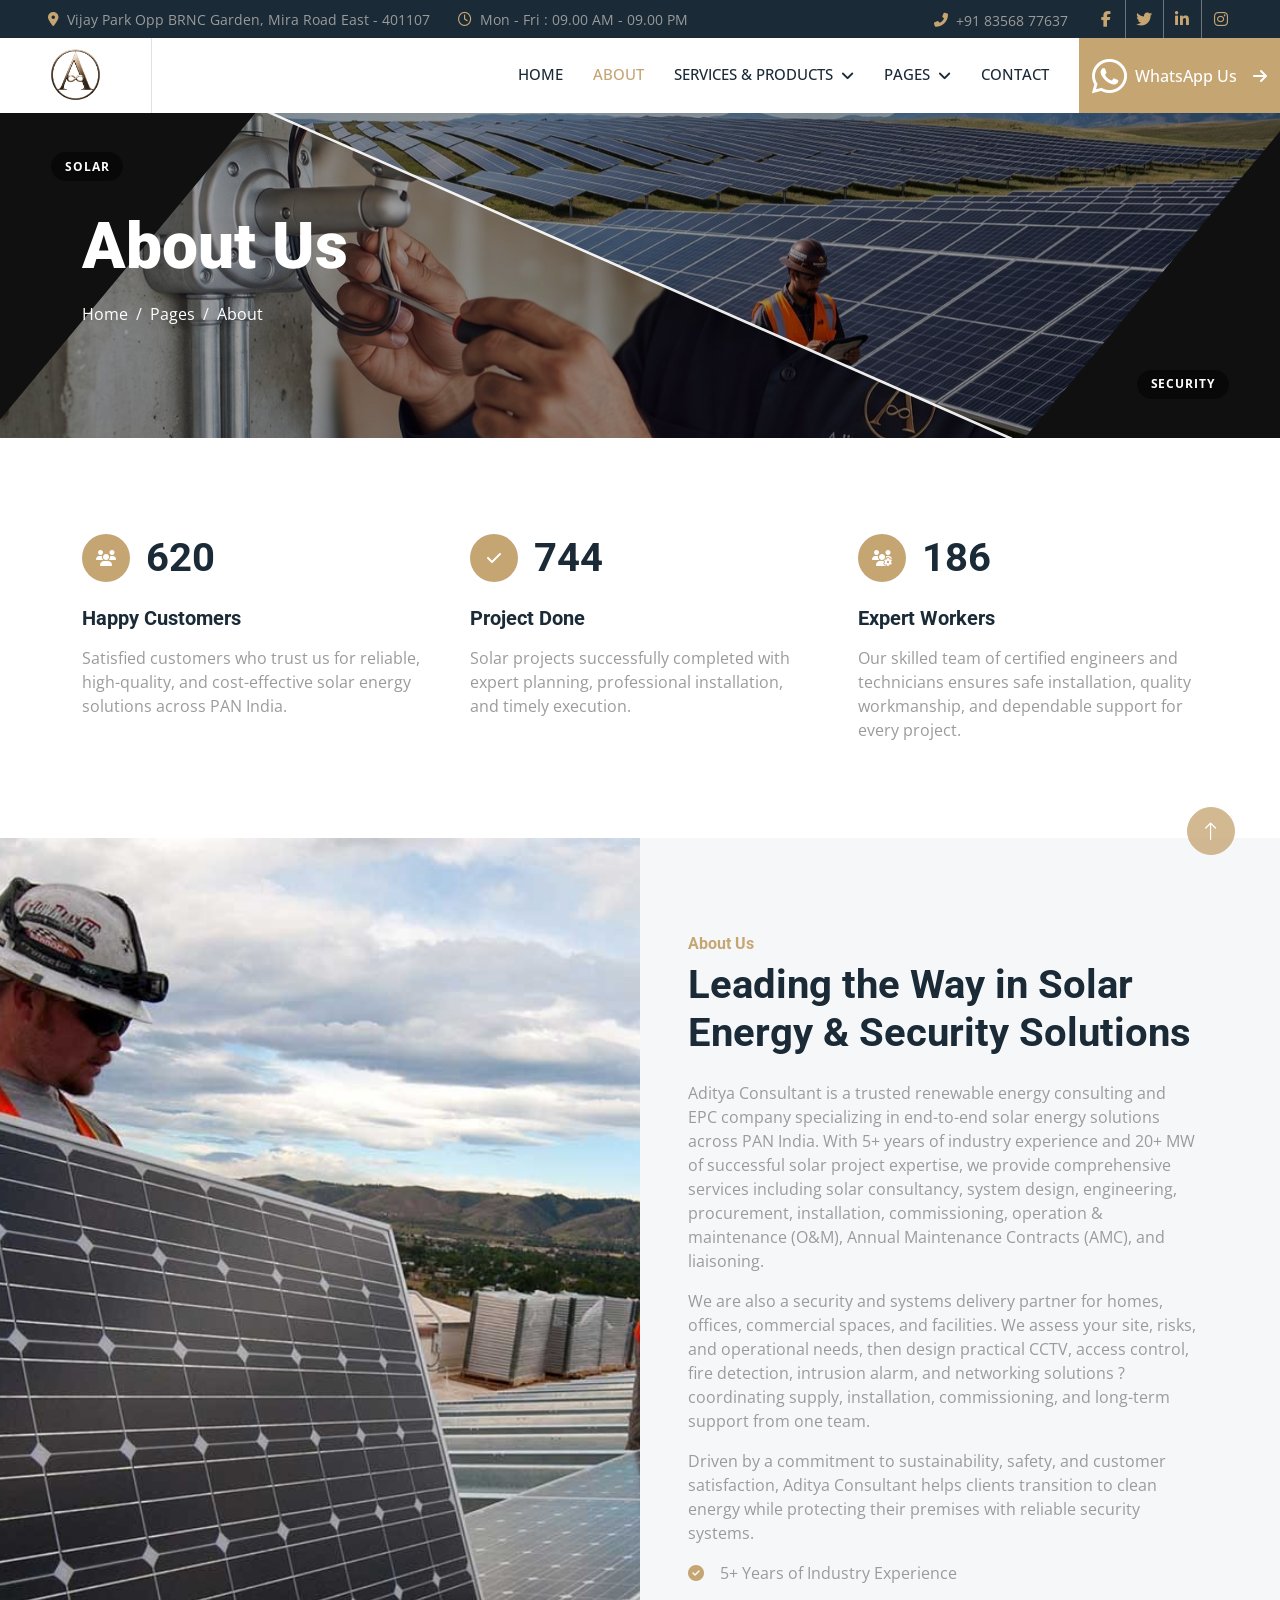
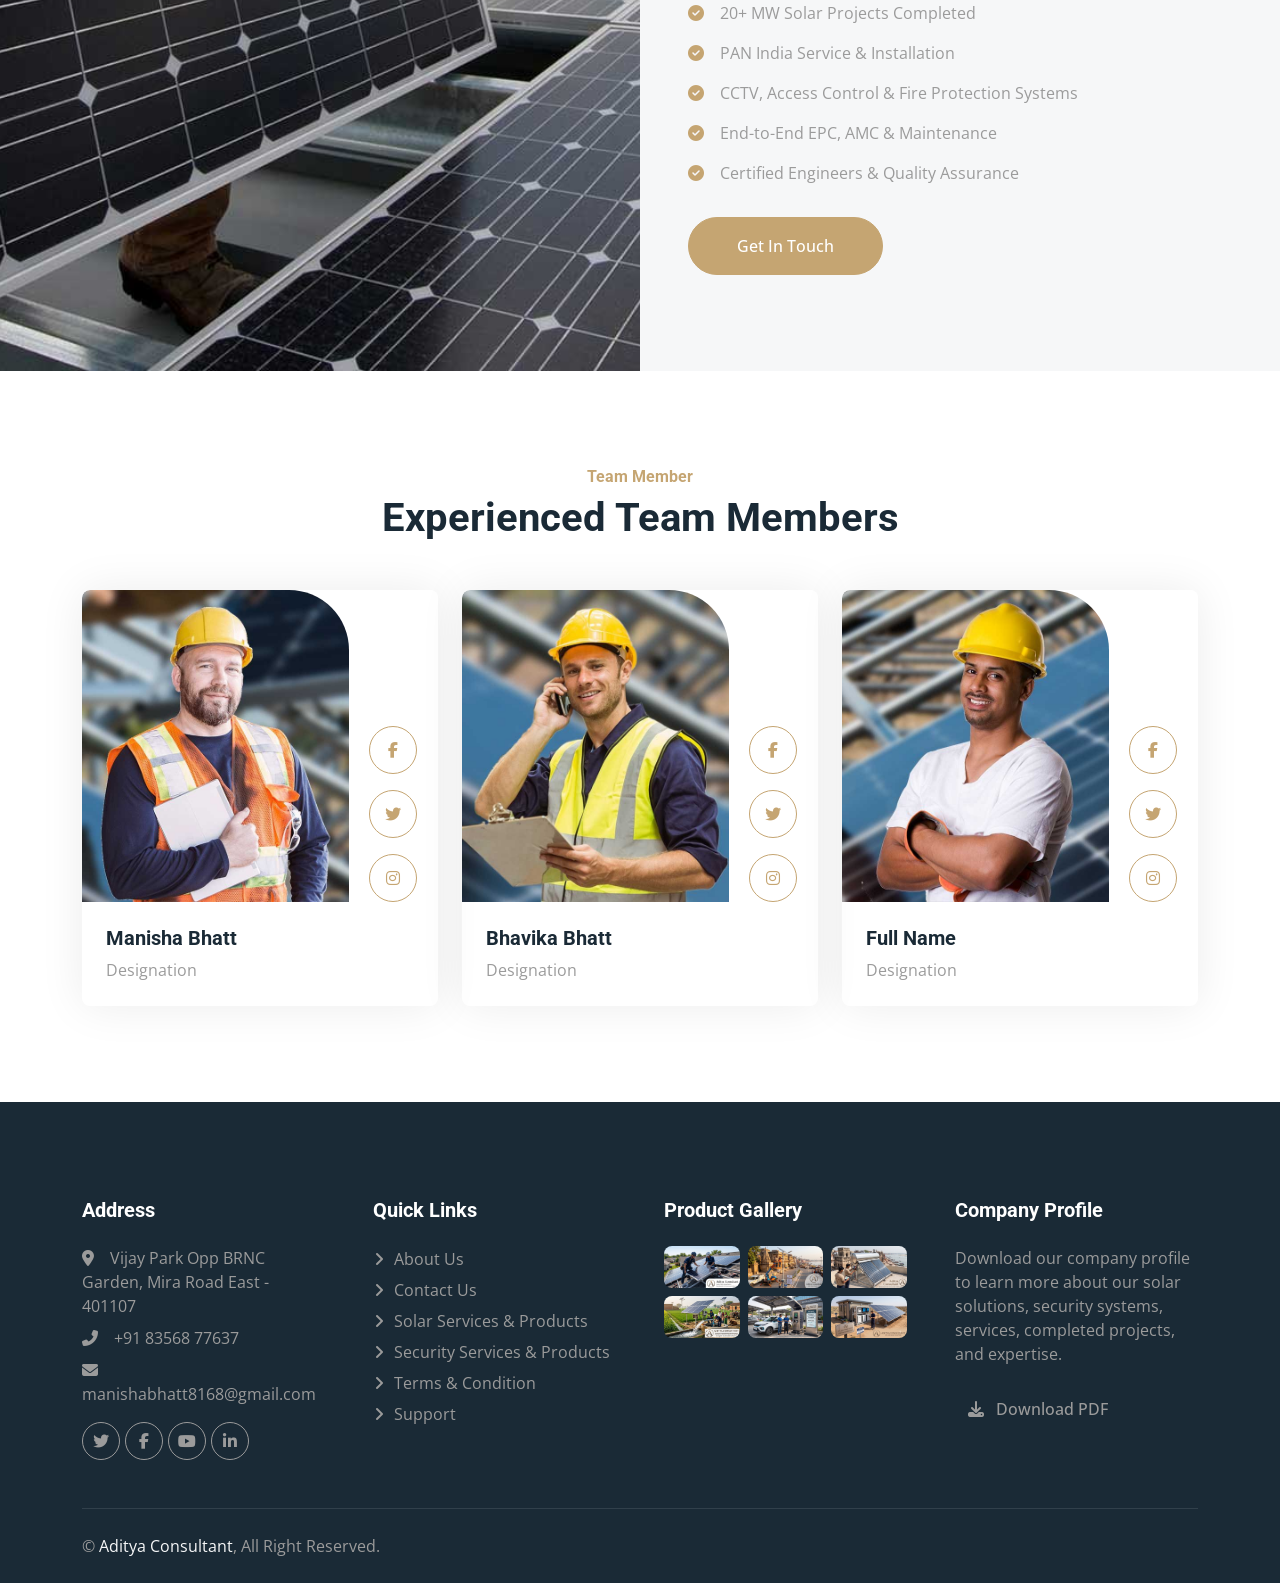
<file: about.html>
<!doctype html>
<html lang="en">
  <head>
    <meta charset="utf-8" />
    <title>Aditya Consultant | Solar Energy & Security Systems</title>
    <link rel="canonical" href="https://aditya-consultant.vercel.app/about" />
    <meta content="width=device-width, initial-scale=1.0" name="viewport" />
    <meta
      content="solar energy, renewable energy, CCTV, IP cameras, access control, fire detection, Mumbai, PAN India"
      name="keywords"
    />
    <meta
      content="Aditya Consultant delivers complete solar EPC solutions and end-to-end security systems Â— from design and installation to commissioning and maintenance across PAN India."
      name="description"
    />

    <!-- Favicon -->
    <link href="img/favicon.ico" rel="icon" />

    <!-- Google Web Fonts -->
    <link rel="preconnect" href="https://fonts.googleapis.com" />
    <link rel="preconnect" href="https://fonts.gstatic.com" crossorigin />
    <link
      href="https://fonts.googleapis.com/css2?family=Open+Sans:wght@400;500&family=Roboto:wght@500;700;900&display=swap"
      rel="stylesheet"
    />

    <!-- Icon Font Stylesheet -->
    <link
      href="https://cdnjs.cloudflare.com/ajax/libs/font-awesome/6.5.1/css/all.min.css"
      rel="stylesheet"
    />
    <link
      href="https://cdn.jsdelivr.net/npm/bootstrap-icons@1.4.1/font/bootstrap-icons.css"
      rel="stylesheet"
    />

    <!-- Libraries Stylesheet -->
    <link href="lib/animate/animate.min.css" rel="stylesheet" />
    <link href="lib/owlcarousel/assets/owl.carousel.min.css" rel="stylesheet" />
    <link href="lib/lightbox/css/lightbox.min.css" rel="stylesheet" />

    <!-- Customized Bootstrap Stylesheet -->
    <link href="css/bootstrap.min.css" rel="stylesheet" />

    <!-- Template Stylesheet -->
    <link href="css/style.css" rel="stylesheet" />
  </head>

  <body>
    <!-- Spinner Start -->
    <div
      id="spinner"
      class="show bg-white position-fixed translate-middle w-100 vh-100 top-50 start-50 d-flex align-items-center justify-content-center"
    >
      <div
        class="spinner-border text-primary"
        style="width: 3rem; height: 3rem"
        role="status"
      >
        <span class="sr-only">Loading...</span>
      </div>
    </div>
    <!-- Spinner End -->

    <!-- Topbar Start -->
    <div class="container-fluid bg-dark p-0">
      <div class="row gx-0 d-none d-lg-flex">
        <div class="col-lg-7 px-5 text-start">
          <div class="h-100 d-inline-flex align-items-center me-4">
            <small class="fa fa-map-marker-alt text-primary me-2"></small>
            <small>Vijay Park Opp BRNC Garden, Mira Road East - 401107</small>
          </div>
          <div class="h-100 d-inline-flex align-items-center">
            <small class="far fa-clock text-primary me-2"></small>
            <small>Mon - Fri : 09.00 AM - 09.00 PM</small>
          </div>
        </div>
        <div class="col-lg-5 px-5 text-end">
          <div class="h-100 d-inline-flex align-items-center me-4">
            <small class="fa fa-phone-alt text-primary me-2"></small>
            <small>+91 83568 77637</small>
          </div>
          <div class="h-100 d-inline-flex align-items-center mx-n2">
            <a
              class="btn btn-square btn-link rounded-0 border-0 border-end border-secondary"
              href=""
              ><i class="fab fa-facebook-f"></i
            ></a>
            <a
              class="btn btn-square btn-link rounded-0 border-0 border-end border-secondary"
              href=""
              ><i class="fab fa-twitter"></i
            ></a>
            <a
              class="btn btn-square btn-link rounded-0 border-0 border-end border-secondary"
              href=""
              ><i class="fab fa-linkedin-in"></i
            ></a>
            <a class="btn btn-square btn-link rounded-0" href=""
              ><i class="fab fa-instagram"></i
            ></a>
          </div>
        </div>
      </div>
    </div>
    <!-- Topbar End -->

    <!-- Navbar Start -->
    <nav class="navbar navbar-expand-lg bg-white navbar-light sticky-top p-0">
      <a
        href="index.html"
        class="navbar-brand d-flex align-items-center border-end px-4 px-lg-5"
      >
        <img
          src="img/Adity_Consultant_Logo.png"
          alt="Aditya Consultant"
          class="navbar-logo"
        />
      </a>
      <button
        type="button"
        class="navbar-toggler me-4"
        data-bs-toggle="collapse"
        data-bs-target="#navbarCollapse"
      >
        <span class="navbar-toggler-icon"></span>
      </button>
      <div class="collapse navbar-collapse" id="navbarCollapse">
        <div class="navbar-nav ms-auto p-4 p-lg-0">
          <a href="index.html" class="nav-item nav-link">Home</a>
          <a href="about.html" class="nav-item nav-link active">About</a>
          <div class="nav-item dropdown">
            <a
              href="#"
              class="nav-link dropdown-toggle"
              data-bs-toggle="dropdown"
              >Services & Products</a
            >
            <div class="dropdown-menu bg-light m-0">
              <a href="solar.html" class="dropdown-item">Solar</a>
              <a href="security.html" class="dropdown-item">Security</a>
            </div>
          </div>
          <!--
          
              <a href="project.html" class="nav-item nav-link">Project</a>
            -->

          <div class="nav-item dropdown">
            <a
              href="#"
              class="nav-link dropdown-toggle"
              data-bs-toggle="dropdown"
              >Pages</a
            >
            <div class="dropdown-menu bg-light m-0">
              <a href="feature.html" class="dropdown-item">Feature</a>
              <a href="quote.html" class="dropdown-item">Free Quote</a>
              <a href="team.html" class="dropdown-item">Our Team</a>
              <a href="testimonial.html" class="dropdown-item">Testimonial</a>
              <!--
              <a href="404.html" class="dropdown-item">404 Page</a>
            --></div>
          </div>
          <a href="contact.html" class="nav-item nav-link">Contact</a>
        </div>
        <a
          href="https://web.whatsapp.com/send?text=Hi!&phone=918356877637"
          target="Hi!"
          class="btn btn-primary rounded-0 py-1 px-lg-6 d-none d-lg-flex align-items-center justify-content-center"
          ><i class="fa-brands fa-whatsapp fs-1 me-2"></i> WhatsApp Us<i
            class="fa fa-arrow-right ms-3"
          ></i
        ></a>
      </div>
    </nav>
    <!-- Navbar End -->

    <!-- Page Header Start -->
    <div class="container-fluid page-header py-5 mb-5">
      <div class="page-header-bg carousel-diagonal-split split-60">
        <img
          class="split-half split-solar"
          src="img/Solar_Panel.jpg"
          alt="Solar energy"
        />
        <img
          class="split-half split-security"
          src="img/HD-Cameras.jpg"
          alt="Security systems"
        />
        <svg
          class="carousel-split-divider"
          viewBox="0 0 100 100"
          preserveAspectRatio="none"
          aria-hidden="true"
        >
          <line x1="21.13" y1="0" x2="78.87" y2="100" />
        </svg>
        <span class="carousel-split-label label-solar">Solar</span>
        <span class="carousel-split-label label-security">Security</span>
      </div>
      <div class="container py-5 page-header-content">
        <h1 class="display-3 text-white mb-3 animated slideInDown">About Us</h1>
        <nav aria-label="breadcrumb animated slideInDown">
          <ol class="breadcrumb">
            <li class="breadcrumb-item">
              <a class="text-white" href="index.html">Home</a>
            </li>
            <li class="breadcrumb-item">
              <a class="text-white" href="#">Pages</a>
            </li>
            <li class="breadcrumb-item text-white active" aria-current="page">
              About
            </li>
          </ol>
        </nav>
      </div>
    </div>
    <!-- Page Header End -->

    <!-- Feature Start -->
    <div class="container-xxl py-5">
      <div class="container">
        <div class="row g-5 justify-content-center">
          <div class="col-md-6 col-lg-4 wow fadeIn" data-wow-delay="0.1s">
            <div class="d-flex align-items-center mb-4">
              <div class="btn-lg-square bg-primary rounded-circle me-3">
                <i class="fa fa-users text-white"></i>
              </div>
              <h1 class="mb-0" data-toggle="counter-up">1000</h1>
            </div>
            <h5 class="mb-3">Happy Customers</h5>
            <span
              >Satisfied customers who trust us for reliable, high-quality, and
              cost-effective solar energy solutions across PAN India.</span
            >
          </div>

          <div class="col-md-6 col-lg-4 wow fadeIn" data-wow-delay="0.3s">
            <div class="d-flex align-items-center mb-4">
              <div class="btn-lg-square bg-primary rounded-circle me-3">
                <i class="fa fa-check text-white"></i>
              </div>
              <h1 class="mb-0" data-toggle="counter-up">1200</h1>
            </div>
            <h5 class="mb-3">Project Done</h5>
            <span
              >Solar projects successfully completed with expert planning,
              professional installation, and timely execution.</span
            >
          </div>

          <div class="col-md-6 col-lg-4 wow fadeIn" data-wow-delay="0.7s">
            <div class="d-flex align-items-center mb-4">
              <div class="btn-lg-square bg-primary rounded-circle me-3">
                <i class="fa fa-users-cog text-white"></i>
              </div>
              <h1 class="mb-0" data-toggle="counter-up">300</h1>
            </div>
            <h5 class="mb-3">Expert Workers</h5>
            <span
              >Our skilled team of certified engineers and technicians ensures
              safe installation, quality workmanship, and dependable support for
              every project.</span
            >
          </div>
        </div>
      </div>
    </div>
    <!-- Feature End -->
    <!-- About Start -->
    <div class="container-fluid bg-light overflow-hidden my-5 px-lg-0">
      <div class="container about px-lg-0">
        <div class="row g-0 mx-lg-0">
          <div
            class="col-lg-6 ps-lg-0 wow fadeIn"
            data-wow-delay="0.1s"
            style="min-height: 400px"
          >
            <div class="position-relative h-100">
              <img
                class="position-absolute img-fluid w-100 h-100"
                src="img/about.jpg"
                style="object-fit: cover"
                alt=""
              />
            </div>
          </div>
          <div
            class="col-lg-6 about-text py-5 wow fadeIn"
            data-wow-delay="0.5s"
          >
            <div class="p-lg-5 pe-lg-0">
              <h6 class="text-primary">About Us</h6>
              <h1 class="mb-4">
                Leading the Way in Solar Energy & Security Solutions
              </h1>
              <p>
                Aditya Consultant is a trusted renewable energy consulting and
                EPC company specializing in end-to-end solar energy solutions
                across PAN India. With 5+ years of industry experience and 20+
                MW of successful solar project expertise, we provide
                comprehensive services including solar consultancy, system
                design, engineering, procurement, installation, commissioning,
                operation & maintenance (O&M), Annual Maintenance Contracts
                (AMC), and liaisoning.
              </p>
              <p>
                We are also a security and systems delivery partner for homes,
                offices, commercial spaces, and facilities. We assess your site,
                risks, and operational needs, then design practical CCTV, access
                control, fire detection, intrusion alarm, and networking
                solutions ? coordinating supply, installation, commissioning,
                and long-term support from one team.
              </p>
              <p>
                Driven by a commitment to sustainability, safety, and customer
                satisfaction, Aditya Consultant helps clients transition to
                clean energy while protecting their premises with reliable
                security systems.
              </p>
              <p>
                <i class="fa fa-check-circle text-primary me-3"></i>5+ Years of
                Industry Experience
              </p>

              <p>
                <i class="fa fa-check-circle text-primary me-3"></i>20+ MW Solar
                Projects Completed
              </p>
              <p>
                <i class="fa fa-check-circle text-primary me-3"></i>PAN India
                Service & Installation
              </p>
              <p>
                <i class="fa fa-check-circle text-primary me-3"></i>CCTV, Access
                Control & Fire Protection Systems
              </p>
              <p>
                <i class="fa fa-check-circle text-primary me-3"></i>End-to-End
                EPC, AMC & Maintenance
              </p>
              <p>
                <i class="fa fa-check-circle text-primary me-3"></i>Certified
                Engineers & Quality Assurance
              </p>
              <a
                href="contact.html"
                class="btn btn-primary rounded-pill py-3 px-5 mt-3"
                >Get In Touch</a
              >
            </div>
          </div>
        </div>
      </div>
    </div>
    <!-- About End -->

    <!-- Team Start -->
    <div class="container-xxl py-5">
      <div class="container">
        <div
          class="text-center mx-auto mb-5 wow fadeInUp"
          data-wow-delay="0.1s"
          style="max-width: 600px"
        >
          <h6 class="text-primary">Team Member</h6>
          <h1 class="mb-4">Experienced Team Members</h1>
        </div>
        <div class="row g-4">
          <div class="col-lg-4 col-md-6 wow fadeInUp" data-wow-delay="0.1s">
            <div class="team-item rounded overflow-hidden">
              <div class="d-flex">
                <img class="img-fluid w-75" src="img/team-1.jpg" alt="" />
                <div class="team-social w-25">
                  <a
                    class="btn btn-lg-square btn-outline-primary rounded-circle mt-3"
                    href=""
                    ><i class="fab fa-facebook-f"></i
                  ></a>
                  <a
                    class="btn btn-lg-square btn-outline-primary rounded-circle mt-3"
                    href=""
                    ><i class="fab fa-twitter"></i
                  ></a>
                  <a
                    class="btn btn-lg-square btn-outline-primary rounded-circle mt-3"
                    href=""
                    ><i class="fab fa-instagram"></i
                  ></a>
                </div>
              </div>
              <div class="p-4">
                <h5>Manisha Bhatt</h5>
                <span>Designation</span>
              </div>
            </div>
          </div>
          <div class="col-lg-4 col-md-6 wow fadeInUp" data-wow-delay="0.3s">
            <div class="team-item rounded overflow-hidden">
              <div class="d-flex">
                <img class="img-fluid w-75" src="img/team-2.jpg" alt="" />
                <div class="team-social w-25">
                  <a
                    class="btn btn-lg-square btn-outline-primary rounded-circle mt-3"
                    href=""
                    ><i class="fab fa-facebook-f"></i
                  ></a>
                  <a
                    class="btn btn-lg-square btn-outline-primary rounded-circle mt-3"
                    href=""
                    ><i class="fab fa-twitter"></i
                  ></a>
                  <a
                    class="btn btn-lg-square btn-outline-primary rounded-circle mt-3"
                    href=""
                    ><i class="fab fa-instagram"></i
                  ></a>
                </div>
              </div>
              <div class="p-4">
                <h5>Bhavika Bhatt</h5>
                <span>Designation</span>
              </div>
            </div>
          </div>
          <div class="col-lg-4 col-md-6 wow fadeInUp" data-wow-delay="0.5s">
            <div class="team-item rounded overflow-hidden">
              <div class="d-flex">
                <img class="img-fluid w-75" src="img/team-3.jpg" alt="" />
                <div class="team-social w-25">
                  <a
                    class="btn btn-lg-square btn-outline-primary rounded-circle mt-3"
                    href=""
                    ><i class="fab fa-facebook-f"></i
                  ></a>
                  <a
                    class="btn btn-lg-square btn-outline-primary rounded-circle mt-3"
                    href=""
                    ><i class="fab fa-twitter"></i
                  ></a>
                  <a
                    class="btn btn-lg-square btn-outline-primary rounded-circle mt-3"
                    href=""
                    ><i class="fab fa-instagram"></i
                  ></a>
                </div>
              </div>
              <div class="p-4">
                <h5>Full Name</h5>
                <span>Designation</span>
              </div>
            </div>
          </div>
        </div>
      </div>
    </div>
    <!-- Team End -->

    <!-- Footer Start -->
    <div
      class="container-fluid bg-dark text-body footer mt-5 pt-5 wow fadeIn"
      data-wow-delay="0.1s"
    >
      <div class="container py-5">
        <div class="row g-5">
          <div class="col-lg-3 col-md-6">
            <h5 class="text-white mb-4">Address</h5>
            <p class="mb-2">
              <i class="fa fa-map-marker-alt me-3"></i>Vijay Park Opp BRNC Garden, Mira Road East - 401107
            </p>
            <p class="mb-2">
              <i class="fa fa-phone-alt me-3"></i>+91 83568 77637
            </p>
            <p class="mb-2">
              <i class="fa fa-envelope me-3"></i>manishabhatt8168@gmail.com
            </p>
            <div class="d-flex pt-2">
              <a class="btn btn-square btn-outline-light btn-social" href=""
                ><i class="fab fa-twitter"></i
              ></a>
              <a class="btn btn-square btn-outline-light btn-social" href=""
                ><i class="fab fa-facebook-f"></i
              ></a>
              <a class="btn btn-square btn-outline-light btn-social" href=""
                ><i class="fab fa-youtube"></i
              ></a>
              <a class="btn btn-square btn-outline-light btn-social" href=""
                ><i class="fab fa-linkedin-in"></i
              ></a>
            </div>
          </div>
          <div class="col-lg-3 col-md-6">
            <h5 class="text-white mb-4">Quick Links</h5>
            <a class="btn btn-link" href="">About Us</a>
            <a class="btn btn-link" href="">Contact Us</a>
            <a class="btn btn-link" href="solar.html"
              >Solar Services & Products</a
            >
            <a class="btn btn-link" href="security.html"
              >Security Services & Products</a
            >
            <a class="btn btn-link" href="">Terms & Condition</a>
            <a class="btn btn-link" href="">Support</a>
          </div>
          <div class="col-lg-3 col-md-6">
            <h5 class="text-white mb-4">Product Gallery</h5>
            <div class="row g-2">
              <div class="col-4">
                <img
                  class="img-fluid rounded"
                  src="img/SolarInstallation.jpg"
                  alt=""
                />
              </div>
              <div class="col-4">
                <img
                  class="img-fluid rounded"
                  src="img/SolarStreetLight.jpg"
                  alt=""
                />
              </div>
              <div class="col-4">
                <img
                  class="img-fluid rounded"
                  src="img/SolarWaterHeater.jpg"
                  alt=""
                />
              </div>
              <div class="col-4">
                <img
                  class="img-fluid rounded"
                  src="img/SolarWaterPump.jpe"
                  alt=""
                />
              </div>
              <div class="col-4">
                <img
                  class="img-fluid rounded"
                  src="img/SolarEVCarCharger.jpg"
                  alt=""
                />
              </div>
              <div class="col-4">
                <img
                  class="img-fluid rounded"
                  src="img/SolarOffGrid.jpg"
                  alt=""
                />
              </div>
            </div>
          </div>
          <div class="col-lg-3 col-md-6">
            <h5 class="text-white mb-4">Company Profile</h5>

            <p class="mb-4">
              Download our company profile to learn more about our solar
              solutions, security systems, services, completed projects, and
              expertise.
            </p>

            <a
              href="company-profile.pdf"
              target="_blank"
              class="btn btn-company-profile"
            >
              <i class="fa fa-download me-2"></i> Download PDF
            </a>
          </div>
        </div>
      </div>
      <div class="container">
        <div class="copyright">
          <div class="row">
            <div class="col-md-6 text-center text-md-start mb-3 mb-md-0">
              &copy; <a href="#">Aditya Consultant</a>, All Right Reserved.
            </div>
            <!-- <div class="col-md-6 text-center text-md-end">
              
              Designed By <a href="https://htmlcodex.com">HTML Codex</a>
              <br />Distributed By:
              <a href="https://themewagon.com" target="_blank">ThemeWagon</a>
            </div> -->
          </div>
        </div>
      </div>
    </div>
    <!-- Footer End -->

    <!-- Back to Top -->
    <a
      href="#"
      class="btn btn-lg btn-primary btn-lg-square rounded-circle back-to-top"
      ><i class="bi bi-arrow-up"></i
    ></a>

    <!-- JavaScript Libraries -->
    <script src="https://code.jquery.com/jquery-3.4.1.min.js"></script>
    <script src="https://cdn.jsdelivr.net/npm/bootstrap@5.0.0/dist/js/bootstrap.bundle.min.js"></script>
    <script src="lib/wow/wow.min.js"></script>
    <script src="lib/easing/easing.min.js"></script>
    <script src="lib/waypoints/waypoints.min.js"></script>
    <script src="lib/counterup/counterup.min.js"></script>
    <script src="lib/owlcarousel/owl.carousel.min.js"></script>
    <script src="lib/isotope/isotope.pkgd.min.js"></script>
    <script src="lib/lightbox/js/lightbox.min.js"></script>

    <!-- Template Javascript -->
    <script src="js/main.js"></script>
  </body>
</html>
</file>
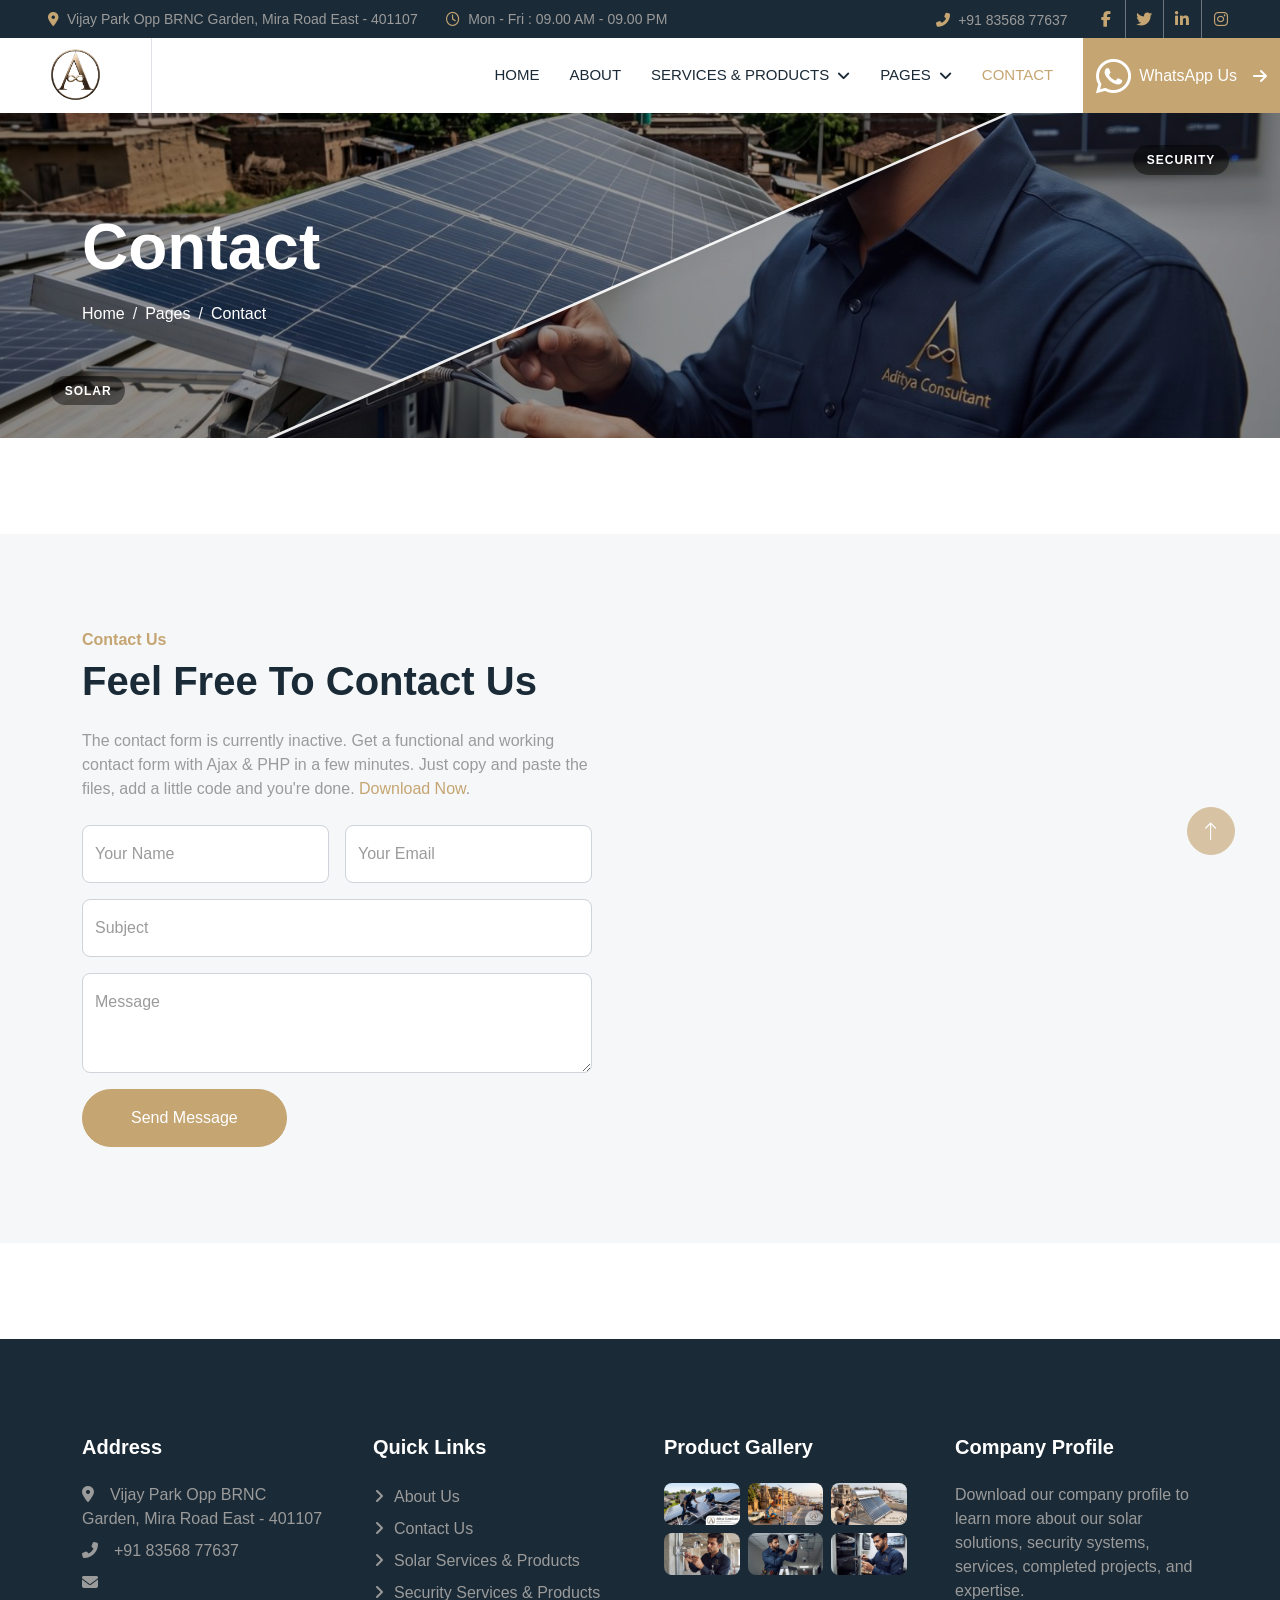
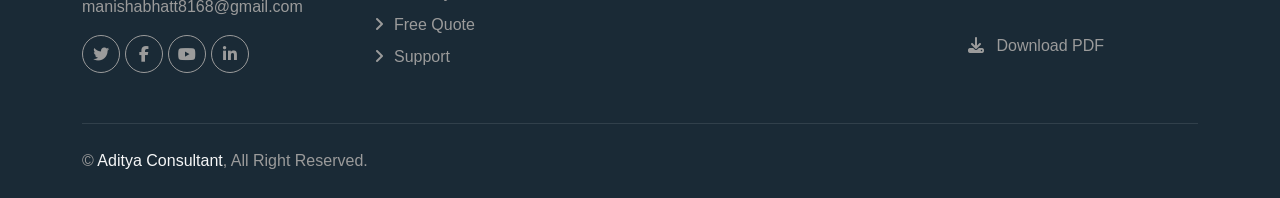
<file: contact.html>
<!doctype html>
<html lang="en">
  <head>
    <meta charset="utf-8" />
    <title>Aditya Consultant | Solar Energy & Security Systems</title>
    <link rel="canonical" href="https://aditya-consultant.vercel.app/contact" />
    <meta content="width=device-width, initial-scale=1.0" name="viewport" />
    <meta
      content="solar energy, renewable energy, CCTV, IP cameras, access control, fire detection, Mumbai, PAN India"
      name="keywords"
    />
    <meta
      content="Aditya Consultant delivers complete solar EPC solutions and end-to-end security systems â€” from design and installation to commissioning and maintenance across PAN India."
      name="description"
    />

    <!-- Favicon -->
    <link href="img/favicon.ico" rel="icon" />

    <!-- Google Web Fonts -->
    <link rel="preconnect" href="https://fonts.googleapis.com" />
    <link rel="preconnect" href="https://fonts.gstatic.com" crossorigin />
    <link
      href="https://fonts.googleapis.com/css2?family=Nunito+Sans:wght@600;700;800&family=Source+Sans+3:wght@400;500;600&display=swap"
      rel="stylesheet"
    />

    <!-- Icon Font Stylesheet -->
    <link
      href="https://cdnjs.cloudflare.com/ajax/libs/font-awesome/6.5.1/css/all.min.css"
      rel="stylesheet"
    />
    <link
      href="https://cdn.jsdelivr.net/npm/bootstrap-icons@1.4.1/font/bootstrap-icons.css"
      rel="stylesheet"
    />

    <!-- Libraries Stylesheet -->
    <link href="lib/animate/animate.min.css" rel="stylesheet" />
    <link href="lib/owlcarousel/assets/owl.carousel.min.css" rel="stylesheet" />
    <link href="lib/lightbox/css/lightbox.min.css" rel="stylesheet" />

    <!-- Customized Bootstrap Stylesheet -->
    <link href="css/bootstrap.min.css" rel="stylesheet" />

    <!-- Template Stylesheet -->
    <link href="css/style.css" rel="stylesheet" />
  </head>

  <body>
    <!-- Spinner Start -->
    <div
      id="spinner"
      class="show bg-white position-fixed translate-middle w-100 vh-100 top-50 start-50 d-flex align-items-center justify-content-center"
    >
      <div
        class="spinner-border text-primary"
        style="width: 3rem; height: 3rem"
        role="status"
      >
        <span class="sr-only">Loading...</span>
      </div>
    </div>
    <!-- Spinner End -->

    <!-- Topbar Start -->
    <div class="container-fluid bg-dark p-0">
      <div class="row gx-0 d-none d-lg-flex">
        <div class="col-lg-7 px-5 text-start">
          <div class="h-100 d-inline-flex align-items-center me-4">
            <small class="fa fa-map-marker-alt text-primary me-2"></small>
            <small>Vijay Park Opp BRNC Garden, Mira Road East - 401107</small>
          </div>
          <div class="h-100 d-inline-flex align-items-center">
            <small class="far fa-clock text-primary me-2"></small>
            <small>Mon - Fri : 09.00 AM - 09.00 PM</small>
          </div>
        </div>
        <div class="col-lg-5 px-5 text-end">
          <div class="h-100 d-inline-flex align-items-center me-4">
            <small class="fa fa-phone-alt text-primary me-2"></small>
            <small>+91 83568 77637</small>
          </div>
          <div class="h-100 d-inline-flex align-items-center mx-n2">
            <a
              class="btn btn-square btn-link rounded-0 border-0 border-end border-secondary"
              href=""
              ><i class="fab fa-facebook-f"></i
            ></a>
            <a
              class="btn btn-square btn-link rounded-0 border-0 border-end border-secondary"
              href=""
              ><i class="fab fa-twitter"></i
            ></a>
            <a
              class="btn btn-square btn-link rounded-0 border-0 border-end border-secondary"
              href=""
              ><i class="fab fa-linkedin-in"></i
            ></a>
            <a class="btn btn-square btn-link rounded-0" href=""
              ><i class="fab fa-instagram"></i
            ></a>
          </div>
        </div>
      </div>
    </div>
    <!-- Topbar End -->

    <!-- Navbar Start -->
    <nav class="navbar navbar-expand-lg bg-white navbar-light sticky-top p-0">
      <a
        href="index.html"
        class="navbar-brand d-flex align-items-center border-end px-4 px-lg-5"
      >
        <img
          src="img/Adity_Consultant_Logo.png"
          alt="Aditya Consultant"
          class="navbar-logo"
        />
      </a>
      <button
        type="button"
        class="navbar-toggler me-4"
        data-bs-toggle="collapse"
        data-bs-target="#navbarCollapse"
      >
        <span class="navbar-toggler-icon"></span>
      </button>
      <div class="collapse navbar-collapse" id="navbarCollapse">
        <div class="navbar-nav ms-auto p-4 p-lg-0">
          <a href="index.html" class="nav-item nav-link">Home</a>
          <a href="about.html" class="nav-item nav-link">About</a>
          <div class="nav-item dropdown">
            <a
              href="#"
              class="nav-link dropdown-toggle"
              data-bs-toggle="dropdown"
              >Services & Products</a
            >
            <div class="dropdown-menu bg-light m-0">
              <a href="solar.html" class="dropdown-item">Solar</a>
              <a href="security.html" class="dropdown-item">Security</a>
            </div>
          </div>
          <!--
              <a href="project.html" class="nav-item nav-link">Project</a>
            -->
          <div class="nav-item dropdown">
            <a
              href="#"
              class="nav-link dropdown-toggle"
              data-bs-toggle="dropdown"
              >Pages</a
            >
            <div class="dropdown-menu bg-light m-0">
              <a href="feature.html" class="dropdown-item">Feature</a>
              <a href="quote.html" class="dropdown-item">Free Quote</a>
              <a href="team.html" class="dropdown-item">Our Team</a>
              <a href="testimonial.html" class="dropdown-item">Testimonial</a>
              <!--
              
              <a href="404.html" class="dropdown-item">404 Page</a>
            --></div>
          </div>
          <a href="contact.html" class="nav-item nav-link active">Contact</a>
        </div>
        <a
          href="https://web.whatsapp.com/send?text=Hi!&phone=918356877637"
          target="Hi!"
          class="btn btn-primary rounded-0 py-1 px-lg-6 d-none d-lg-flex align-items-center justify-content-center"
          ><i class="fa-brands fa-whatsapp fs-1 me-2"></i> WhatsApp Us<i
            class="fa fa-arrow-right ms-3"
          ></i
        ></a>
      </div>
    </nav>
    <!-- Navbar End -->

    <!-- Page Header Start -->
    <div class="container-fluid page-header py-5 mb-5">
            <div class="page-header-bg carousel-diagonal-split split-120">
        <img class="split-half split-solar" src="img/Rural_Solar_Power.jpg" alt="Solar energy" />
        <img class="split-half split-security" src="img/DVR.jpg" alt="Security systems" />
        <svg class="carousel-split-divider" viewBox="0 0 100 100" preserveAspectRatio="none" aria-hidden="true">
          <line x1="78.87" y1="0" x2="21.13" y2="100" />
        </svg>
        <span class="carousel-split-label label-solar">Solar</span>
        <span class="carousel-split-label label-security">Security</span>
      </div>
      <div class="container py-5 page-header-content">
        <h1 class="display-3 text-white mb-3 animated slideInDown">Contact</h1>
        <nav aria-label="breadcrumb animated slideInDown">
          <ol class="breadcrumb">
            <li class="breadcrumb-item">
              <a class="text-white" href="index.html">Home</a>
            </li>
            <li class="breadcrumb-item">
              <a class="text-white" href="#">Pages</a>
            </li>
            <li class="breadcrumb-item text-white active" aria-current="page">
              Contact
            </li>
          </ol>
        </nav>
      </div>
    </div>
    <!-- Page Header End -->

    <!-- Contact Start -->
    <div
      class="container-fluid bg-light overflow-hidden px-lg-0"
      style="margin: 6rem 0"
    >
      <div class="container contact px-lg-0">
        <div class="row g-0 mx-lg-0">
          <div
            class="col-lg-6 contact-text py-5 wow fadeIn"
            data-wow-delay="0.5s"
          >
            <div class="p-lg-5 ps-lg-0">
              <h6 class="text-primary">Contact Us</h6>
              <h1 class="mb-4">Feel Free To Contact Us</h1>
              <p class="mb-4">
                The contact form is currently inactive. Get a functional and
                working contact form with Ajax & PHP in a few minutes. Just copy
                and paste the files, add a little code and you're done.
                <a href="https://htmlcodex.com/contact-form">Download Now</a>.
              </p>
              <form>
                <div class="row g-3">
                  <div class="col-md-6">
                    <div class="form-floating">
                      <input
                        type="text"
                        class="form-control"
                        id="name"
                        placeholder="Your Name"
                      />
                      <label for="name">Your Name</label>
                    </div>
                  </div>
                  <div class="col-md-6">
                    <div class="form-floating">
                      <input
                        type="email"
                        class="form-control"
                        id="email"
                        placeholder="Your Email"
                      />
                      <label for="email">Your Email</label>
                    </div>
                  </div>
                  <div class="col-12">
                    <div class="form-floating">
                      <input
                        type="text"
                        class="form-control"
                        id="subject"
                        placeholder="Subject"
                      />
                      <label for="subject">Subject</label>
                    </div>
                  </div>
                  <div class="col-12">
                    <div class="form-floating">
                      <textarea
                        class="form-control"
                        placeholder="Leave a message here"
                        id="message"
                        style="height: 100px"
                      ></textarea>
                      <label for="message">Message</label>
                    </div>
                  </div>
                  <div class="col-12">
                    <button
                      class="btn btn-primary rounded-pill py-3 px-5"
                      type="submit"
                    >
                      Send Message
                    </button>
                  </div>
                </div>
              </form>
            </div>
          </div>
          <div class="col-lg-6 pe-lg-0" style="min-height: 400px">
            <div class="position-relative h-100">
              <iframe
                class="position-absolute w-100 h-100"
                style="object-fit: cover"
                src="https://www.google.com/maps/embed?pb=!1m18!1m12!1m3!1d15282225.711938916!2d73.7250245!3d20.7503014!2m3!1f0!2f0!3f0!3m2!1i1024!2i768!4f13.1!3m3!1m2!1s0x30635ff06b92b791%3A0xd897c7814edaa1a0!2sIndia!5e0!3m2!1sen!2sin!4v1710000000000!5m2!1sen!2sin"
                frameborder="0"
                allowfullscreen=""
                aria-hidden="false"
                title="India map"
                tabindex="0"
              ></iframe>
            </div>
          </div>
        </div>
      </div>
    </div>
    <!-- Contact End -->

    <!-- Footer Start -->
    <div
      class="container-fluid bg-dark text-body footer mt-5 pt-5 wow fadeIn"
      data-wow-delay="0.1s"
    >
      <div class="container py-5">
        <div class="row g-5">
          <div class="col-lg-3 col-md-6">
            <h5 class="text-white mb-4">Address</h5>
            <p class="mb-2">
              <i class="fa fa-map-marker-alt me-3"></i>Vijay Park Opp BRNC Garden, Mira Road East - 401107
            </p>
            <p class="mb-2">
              <i class="fa fa-phone-alt me-3"></i>+91 83568 77637
            </p>
            <p class="mb-2">
              <i class="fa fa-envelope me-3"></i>manishabhatt8168@gmail.com
            </p>
            <div class="d-flex pt-2">
              <a class="btn btn-square btn-outline-light btn-social" href=""
                ><i class="fab fa-twitter"></i
              ></a>
              <a class="btn btn-square btn-outline-light btn-social" href=""
                ><i class="fab fa-facebook-f"></i
              ></a>
              <a class="btn btn-square btn-outline-light btn-social" href=""
                ><i class="fab fa-youtube"></i
              ></a>
              <a class="btn btn-square btn-outline-light btn-social" href=""
                ><i class="fab fa-linkedin-in"></i
              ></a>
            </div>
          </div>
          <div class="col-lg-3 col-md-6">
            <h5 class="text-white mb-4">Quick Links</h5>
            <a class="btn btn-link" href="about.html">About Us</a>
            <a class="btn btn-link" href="contact.html">Contact Us</a>
            <a class="btn btn-link" href="solar.html">Solar Services & Products</a>
            <a class="btn btn-link" href="security.html">Security Services & Products</a>
            <a class="btn btn-link" href="quote.html">Free Quote</a>
            <a class="btn btn-link" href="contact.html">Support</a>
          </div>
          <div class="col-lg-3 col-md-6">
            <h5 class="text-white mb-4">Product Gallery</h5>
            <div class="row g-2">
              <div class="col-4">
                <img
                  class="img-fluid rounded"
                  src="img/SolarInstallation.jpg"
                  alt="Solar installation"
                />
              </div>
              <div class="col-4">
                <img
                  class="img-fluid rounded"
                  src="img/SolarStreetLight.jpg"
                  alt="Solar street light"
                />
              </div>
              <div class="col-4">
                <img
                  class="img-fluid rounded"
                  src="img/SolarWaterHeater.jpg"
                  alt="Solar water heater"
                />
              </div>
              <div class="col-4">
                <img
                  class="img-fluid rounded"
                  src="img/HD-Cameras.jpg"
                  alt="HD security camera"
                />
              </div>
              <div class="col-4">
                <img
                  class="img-fluid rounded"
                  src="img/IP-Cameras.jpg"
                  alt="IP security camera"
                />
              </div>
              <div class="col-4">
                <img
                  class="img-fluid rounded"
                  src="img/DVR.jpg"
                  alt="Digital video recorder"
                />
              </div>
            </div>
          </div>
          <div class="col-lg-3 col-md-6">
            <h5 class="text-white mb-4">Company Profile</h5>

            <p class="mb-4">
              Download our company profile to learn more about our solar
              solutions, security systems, services, completed projects, and
              expertise.
            </p>

            <a
              href="company-profile.pdf"
              target="_blank"
              class="btn btn-company-profile"
            >
              <i class="fa fa-download me-2"></i> Download PDF
            </a>
          </div>
        </div>
      </div>
      <div class="container">
        <div class="copyright">
          <div class="row">
            <div class="col-md-6 text-center text-md-start mb-3 mb-md-0">
              &copy; <a href="#">Aditya Consultant</a>, All Right Reserved.
            </div>
          </div>
        </div>
      </div>
    </div>
    <!-- Footer End -->

    <!-- Back to Top -->
    <a
      href="#"
      class="btn btn-lg btn-primary btn-lg-square rounded-circle back-to-top"
      ><i class="bi bi-arrow-up"></i
    ></a>

    <!-- JavaScript Libraries -->
    <script src="https://code.jquery.com/jquery-3.4.1.min.js"></script>
    <script src="https://cdn.jsdelivr.net/npm/bootstrap@5.0.0/dist/js/bootstrap.bundle.min.js"></script>
    <script src="lib/wow/wow.min.js"></script>
    <script src="lib/easing/easing.min.js"></script>
    <script src="lib/waypoints/waypoints.min.js"></script>
    <script src="lib/counterup/counterup.min.js"></script>
    <script src="lib/owlcarousel/owl.carousel.min.js"></script>
    <script src="lib/isotope/isotope.pkgd.min.js"></script>
    <script src="lib/lightbox/js/lightbox.min.js"></script>

    <!-- Template Javascript -->
    <script src="js/main.js"></script>
  </body>
</html>
</file>
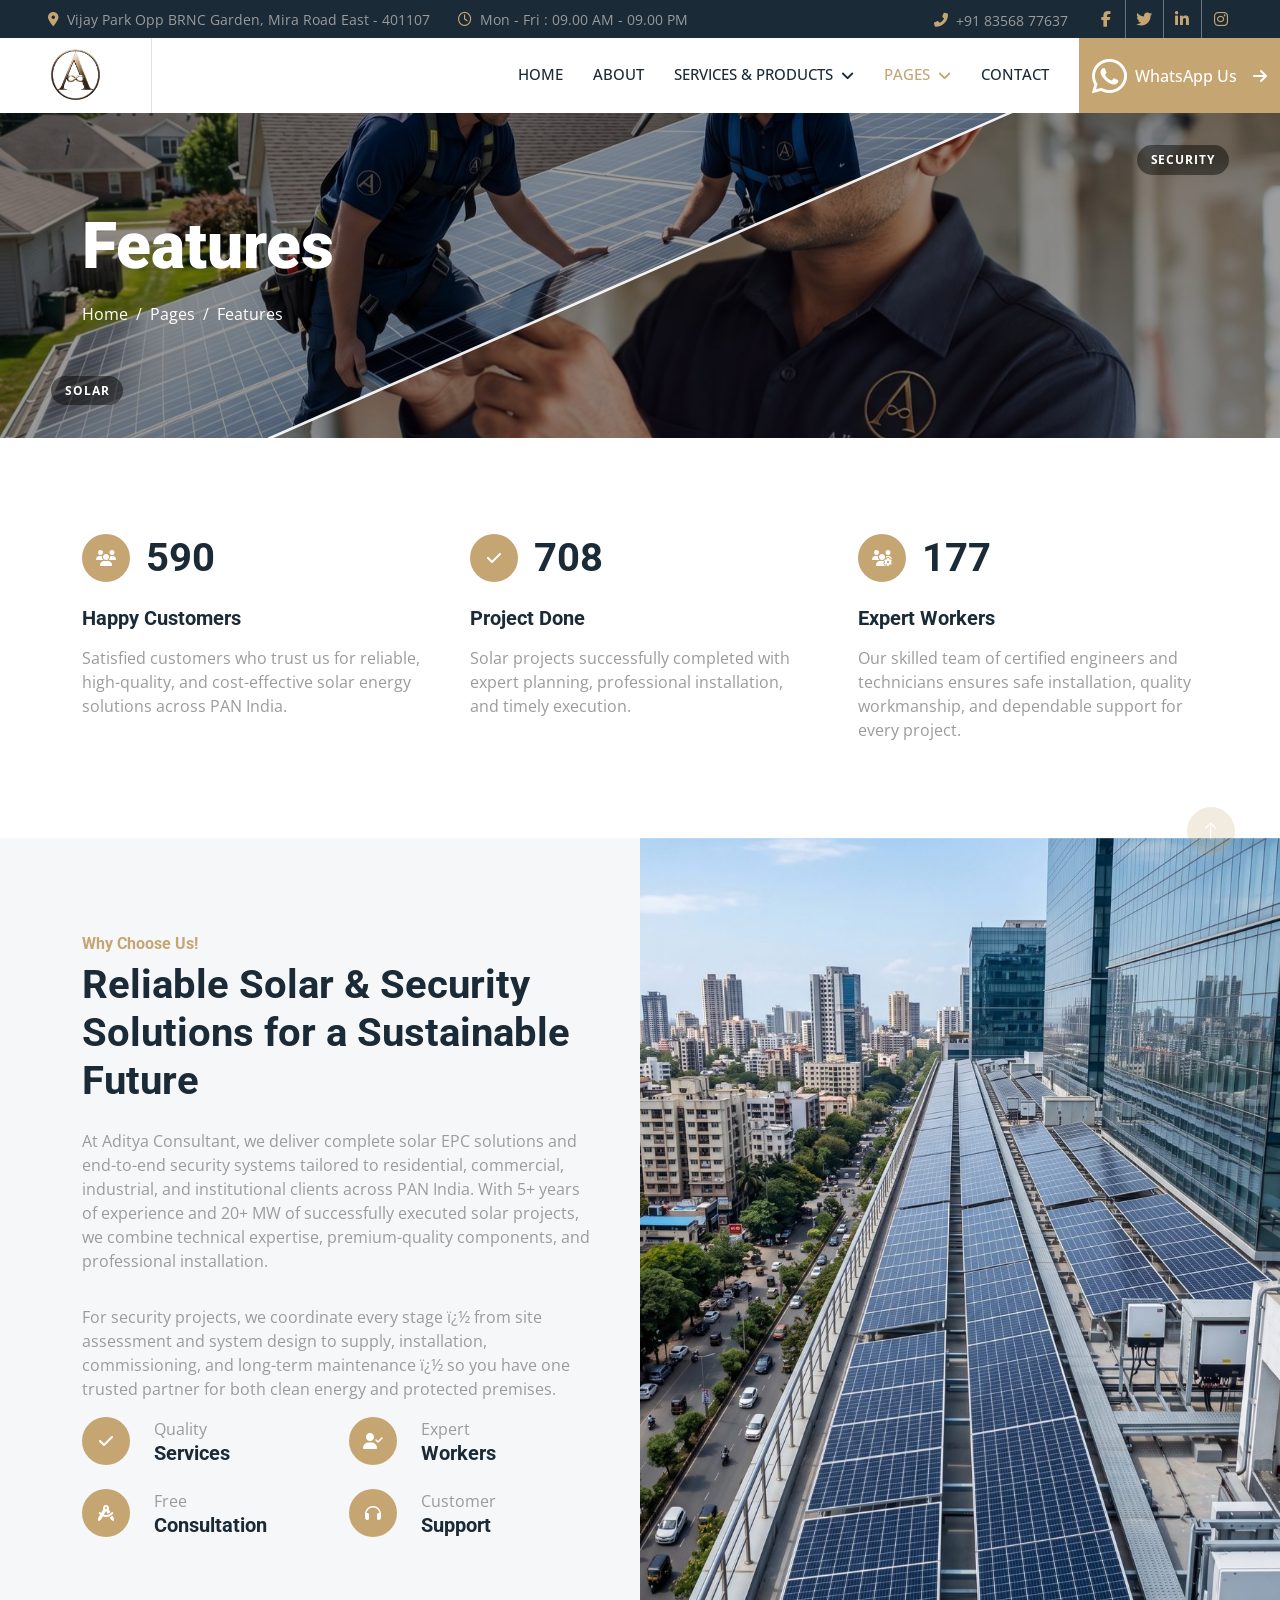
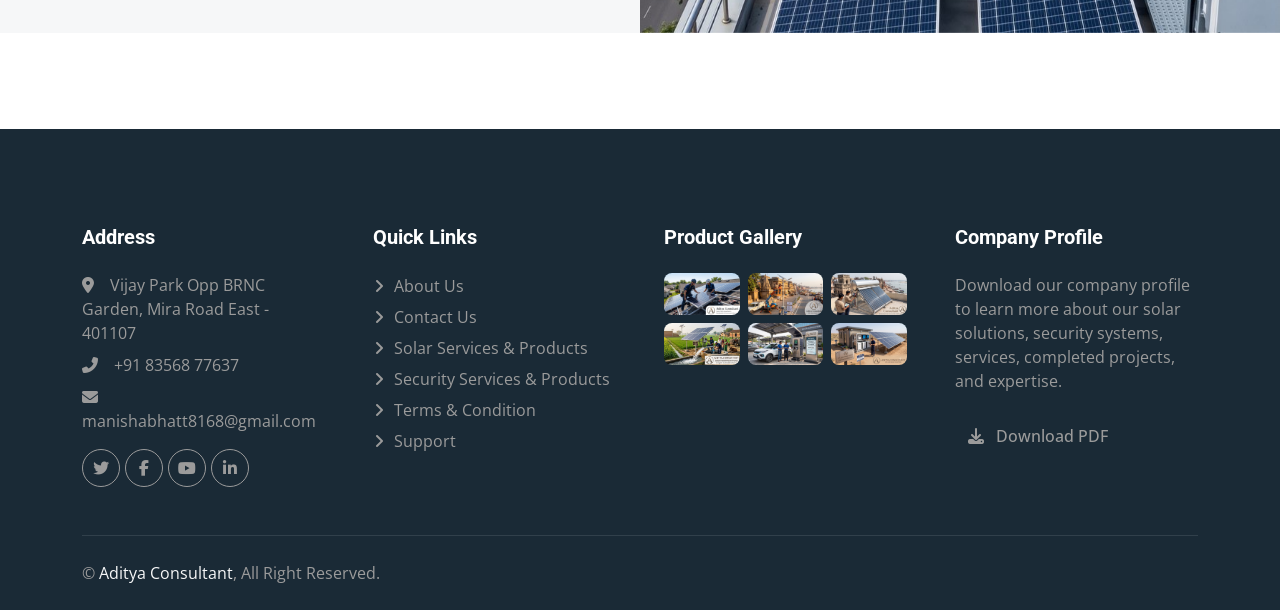
<file: feature.html>
<!doctype html>
<html lang="en">
  <head>
    <meta charset="utf-8" />
    <title>Aditya Consultant | Solar Energy & Security Systems</title>
    <link rel="canonical" href="https://aditya-consultant.vercel.app/feature" />
    <meta content="width=device-width, initial-scale=1.0" name="viewport" />
    <meta
      content="solar energy, renewable energy, CCTV, IP cameras, access control, fire detection, Mumbai, PAN India"
      name="keywords"
    />
    <meta
      content="Aditya Consultant delivers complete solar EPC solutions and end-to-end security systems â€” from design and installation to commissioning and maintenance across PAN India."
      name="description"
    />

    <!-- Favicon -->
    <link href="img/favicon.ico" rel="icon" />

    <!-- Google Web Fonts -->
    <link rel="preconnect" href="https://fonts.googleapis.com" />
    <link rel="preconnect" href="https://fonts.gstatic.com" crossorigin />
    <link
      href="https://fonts.googleapis.com/css2?family=Open+Sans:wght@400;500&family=Roboto:wght@500;700;900&display=swap"
      rel="stylesheet"
    />

    <!-- Icon Font Stylesheet -->
    <link
      href="https://cdnjs.cloudflare.com/ajax/libs/font-awesome/6.5.1/css/all.min.css"
      rel="stylesheet"
    />
    <link
      href="https://cdn.jsdelivr.net/npm/bootstrap-icons@1.4.1/font/bootstrap-icons.css"
      rel="stylesheet"
    />

    <!-- Libraries Stylesheet -->
    <link href="lib/animate/animate.min.css" rel="stylesheet" />
    <link href="lib/owlcarousel/assets/owl.carousel.min.css" rel="stylesheet" />
    <link href="lib/lightbox/css/lightbox.min.css" rel="stylesheet" />

    <!-- Customized Bootstrap Stylesheet -->
    <link href="css/bootstrap.min.css" rel="stylesheet" />

    <!-- Template Stylesheet -->
    <link href="css/style.css" rel="stylesheet" />
  </head>

  <body>
    <!-- Spinner Start -->
    <div
      id="spinner"
      class="show bg-white position-fixed translate-middle w-100 vh-100 top-50 start-50 d-flex align-items-center justify-content-center"
    >
      <div
        class="spinner-border text-primary"
        style="width: 3rem; height: 3rem"
        role="status"
      >
        <span class="sr-only">Loading...</span>
      </div>
    </div>
    <!-- Spinner End -->

    <!-- Topbar Start -->
    <div class="container-fluid bg-dark p-0">
      <div class="row gx-0 d-none d-lg-flex">
        <div class="col-lg-7 px-5 text-start">
          <div class="h-100 d-inline-flex align-items-center me-4">
            <small class="fa fa-map-marker-alt text-primary me-2"></small>
            <small>Vijay Park Opp BRNC Garden, Mira Road East - 401107</small>
          </div>
          <div class="h-100 d-inline-flex align-items-center">
            <small class="far fa-clock text-primary me-2"></small>
            <small>Mon - Fri : 09.00 AM - 09.00 PM</small>
          </div>
        </div>
        <div class="col-lg-5 px-5 text-end">
          <div class="h-100 d-inline-flex align-items-center me-4">
            <small class="fa fa-phone-alt text-primary me-2"></small>
            <small>+91 83568 77637</small>
          </div>
          <div class="h-100 d-inline-flex align-items-center mx-n2">
            <a
              class="btn btn-square btn-link rounded-0 border-0 border-end border-secondary"
              href=""
              ><i class="fab fa-facebook-f"></i
            ></a>
            <a
              class="btn btn-square btn-link rounded-0 border-0 border-end border-secondary"
              href=""
              ><i class="fab fa-twitter"></i
            ></a>
            <a
              class="btn btn-square btn-link rounded-0 border-0 border-end border-secondary"
              href=""
              ><i class="fab fa-linkedin-in"></i
            ></a>
            <a class="btn btn-square btn-link rounded-0" href=""
              ><i class="fab fa-instagram"></i
            ></a>
          </div>
        </div>
      </div>
    </div>
    <!-- Topbar End -->

    <!-- Navbar Start -->
    <nav class="navbar navbar-expand-lg bg-white navbar-light sticky-top p-0">
      <a
        href="index.html"
        class="navbar-brand d-flex align-items-center border-end px-4 px-lg-5"
      >
        <img
          src="img/Adity_Consultant_Logo.png"
          alt="Aditya Consultant"
          class="navbar-logo"
        />
      </a>
      <button
        type="button"
        class="navbar-toggler me-4"
        data-bs-toggle="collapse"
        data-bs-target="#navbarCollapse"
      >
        <span class="navbar-toggler-icon"></span>
      </button>
      <div class="collapse navbar-collapse" id="navbarCollapse">
        <div class="navbar-nav ms-auto p-4 p-lg-0">
          <a href="index.html" class="nav-item nav-link">Home</a>
          <a href="about.html" class="nav-item nav-link">About</a>
          <div class="nav-item dropdown">
            <a
              href="#"
              class="nav-link dropdown-toggle"
              data-bs-toggle="dropdown"
              >Services & Products</a
            >
            <div class="dropdown-menu bg-light m-0">
              <a href="solar.html" class="dropdown-item">Solar</a>
              <a href="security.html" class="dropdown-item">Security</a>
            </div>
          </div>
          <!--
              <a href="project.html" class="nav-item nav-link">Project</a>
            -->
          <div class="nav-item dropdown">
            <a
              href="#"
              class="nav-link dropdown-toggle active"
              data-bs-toggle="dropdown"
              >Pages</a
            >
            <div class="dropdown-menu bg-light m-0">
              <a href="feature.html" class="dropdown-item active">Feature</a>
              <a href="quote.html" class="dropdown-item">Free Quote</a>
              <a href="team.html" class="dropdown-item">Our Team</a>
              <a href="testimonial.html" class="dropdown-item">Testimonial</a>
              <!--
              <a href="404.html" class="dropdown-item">404 Page</a>
            --></div>
          </div>
          <a href="contact.html" class="nav-item nav-link">Contact</a>
        </div>
        <a
          href="https://web.whatsapp.com/send?text=Hi!&phone=918356877637"
          target="Hi!"
          class="btn btn-primary rounded-0 py-1 px-lg-6 d-none d-lg-flex align-items-center justify-content-center"
          ><i class="fa-brands fa-whatsapp fs-1 me-2"></i> WhatsApp Us<i
            class="fa fa-arrow-right ms-3"
          ></i
        ></a>
      </div>
    </nav>
    <!-- Navbar End -->

    <!-- Page Header Start -->
    <div class="container-fluid page-header py-5 mb-5">
      <div class="page-header-bg carousel-diagonal-split split-120">
        <img
          class="split-half split-solar"
          src="img/SolarInstallation.jpg"
          alt="Solar energy"
        />
        <img
          class="split-half split-security"
          src="img/HD-Cameras.jpg"
          alt="Security systems"
        />
        <svg
          class="carousel-split-divider"
          viewBox="0 0 100 100"
          preserveAspectRatio="none"
          aria-hidden="true"
        >
          <line x1="78.87" y1="0" x2="21.13" y2="100" />
        </svg>
        <span class="carousel-split-label label-solar">Solar</span>
        <span class="carousel-split-label label-security">Security</span>
      </div>
      <div class="container py-5 page-header-content">
        <h1 class="display-3 text-white mb-3 animated slideInDown">Features</h1>
        <nav aria-label="breadcrumb animated slideInDown">
          <ol class="breadcrumb">
            <li class="breadcrumb-item">
              <a class="text-white" href="index.html">Home</a>
            </li>
            <li class="breadcrumb-item">
              <a class="text-white" href="#">Pages</a>
            </li>
            <li class="breadcrumb-item text-white active" aria-current="page">
              Features
            </li>
          </ol>
        </nav>
      </div>
    </div>
    <!-- Page Header End -->

    <!-- Feature Start -->
    <div class="container-xxl py-5">
      <div class="container">
        <div class="row g-5 justify-content-center">
          <div class="col-md-6 col-lg-4 wow fadeIn" data-wow-delay="0.1s">
            <div class="d-flex align-items-center mb-4">
              <div class="btn-lg-square bg-primary rounded-circle me-3">
                <i class="fa fa-users text-white"></i>
              </div>
              <h1 class="mb-0" data-toggle="counter-up">1000</h1>
            </div>
            <h5 class="mb-3">Happy Customers</h5>
            <span
              >Satisfied customers who trust us for reliable, high-quality, and
              cost-effective solar energy solutions across PAN India.</span
            >
          </div>

          <div class="col-md-6 col-lg-4 wow fadeIn" data-wow-delay="0.3s">
            <div class="d-flex align-items-center mb-4">
              <div class="btn-lg-square bg-primary rounded-circle me-3">
                <i class="fa fa-check text-white"></i>
              </div>
              <h1 class="mb-0" data-toggle="counter-up">1200</h1>
            </div>
            <h5 class="mb-3">Project Done</h5>
            <span
              >Solar projects successfully completed with expert planning,
              professional installation, and timely execution.</span
            >
          </div>

          <div class="col-md-6 col-lg-4 wow fadeIn" data-wow-delay="0.7s">
            <div class="d-flex align-items-center mb-4">
              <div class="btn-lg-square bg-primary rounded-circle me-3">
                <i class="fa fa-users-cog text-white"></i>
              </div>
              <h1 class="mb-0" data-toggle="counter-up">300</h1>
            </div>
            <h5 class="mb-3">Expert Workers</h5>
            <span
              >Our skilled team of certified engineers and technicians ensures
              safe installation, quality workmanship, and dependable support for
              every project.</span
            >
          </div>
        </div>
      </div>
    </div>
    <!-- Feature End -->

    <!-- Feature Start -->
    <div class="container-fluid bg-light overflow-hidden my-5 px-lg-0">
      <div class="container feature px-lg-0">
        <div class="row g-0 mx-lg-0">
          <div
            class="col-lg-6 feature-text py-5 wow fadeIn"
            data-wow-delay="0.1s"
          >
            <div class="p-lg-5 ps-lg-0">
              <h6 class="text-primary">Why Choose Us!</h6>
              <h1 class="mb-4">
                Reliable Solar & Security Solutions for a Sustainable Future
              </h1>
              <p class="mb-4 pb-2">
                At Aditya Consultant, we deliver complete solar EPC solutions
                and end-to-end security systems tailored to residential,
                commercial, industrial, and institutional clients across PAN
                India. With 5+ years of experience and 20+ MW of successfully
                executed solar projects, we combine technical expertise,
                premium-quality components, and professional installation.
              </p>
              <p>
                For security projects, we coordinate every stage ï¿½ from site
                assessment and system design to supply, installation,
                commissioning, and long-term maintenance ï¿½ so you have one
                trusted partner for both clean energy and protected premises.
              </p>
              <div class="row g-4">
                <div class="col-6">
                  <div class="d-flex align-items-center">
                    <div class="btn-lg-square bg-primary rounded-circle">
                      <i class="fa fa-check text-white"></i>
                    </div>
                    <div class="ms-4">
                      <p class="mb-0">Quality</p>
                      <h5 class="mb-0">Services</h5>
                    </div>
                  </div>
                </div>
                <div class="col-6">
                  <div class="d-flex align-items-center">
                    <div class="btn-lg-square bg-primary rounded-circle">
                      <i class="fa fa-user-check text-white"></i>
                    </div>
                    <div class="ms-4">
                      <p class="mb-0">Expert</p>
                      <h5 class="mb-0">Workers</h5>
                    </div>
                  </div>
                </div>
                <div class="col-6">
                  <div class="d-flex align-items-center">
                    <div class="btn-lg-square bg-primary rounded-circle">
                      <i class="fa fa-drafting-compass text-white"></i>
                    </div>
                    <div class="ms-4">
                      <p class="mb-0">Free</p>
                      <h5 class="mb-0">Consultation</h5>
                    </div>
                  </div>
                </div>
                <div class="col-6">
                  <div class="d-flex align-items-center">
                    <div class="btn-lg-square bg-primary rounded-circle">
                      <i class="fa fa-headphones text-white"></i>
                    </div>
                    <div class="ms-4">
                      <p class="mb-0">Customer</p>
                      <h5 class="mb-0">Support</h5>
                    </div>
                  </div>
                </div>
              </div>
            </div>
          </div>
          <div
            class="col-lg-6 pe-lg-0 wow fadeIn"
            data-wow-delay="0.5s"
            style="min-height: 400px"
          >
            <div class="position-relative h-100">
              <img
                class="position-absolute img-fluid w-100 h-100"
                src="img/feature.jpg"
                style="object-fit: cover"
                alt=""
              />
            </div>
          </div>
        </div>
      </div>
    </div>
    <!-- Feature End -->

    <!-- Footer Start -->
    <div
      class="container-fluid bg-dark text-body footer pt-5 wow fadeIn"
      data-wow-delay="0.1s"
      style="margin-top: 6rem"
    >
      <div class="container py-5">
        <div class="row g-5">
          <div class="col-lg-3 col-md-6">
            <h5 class="text-white mb-4">Address</h5>
            <p class="mb-2">
              <i class="fa fa-map-marker-alt me-3"></i>Vijay Park Opp BRNC Garden, Mira Road East - 401107
            </p>
            <p class="mb-2">
              <i class="fa fa-phone-alt me-3"></i>+91 83568 77637
            </p>
            <p class="mb-2">
              <i class="fa fa-envelope me-3"></i>manishabhatt8168@gmail.com
            </p>
            <div class="d-flex pt-2">
              <a class="btn btn-square btn-outline-light btn-social" href=""
                ><i class="fab fa-twitter"></i
              ></a>
              <a class="btn btn-square btn-outline-light btn-social" href=""
                ><i class="fab fa-facebook-f"></i
              ></a>
              <a class="btn btn-square btn-outline-light btn-social" href=""
                ><i class="fab fa-youtube"></i
              ></a>
              <a class="btn btn-square btn-outline-light btn-social" href=""
                ><i class="fab fa-linkedin-in"></i
              ></a>
            </div>
          </div>
          <div class="col-lg-3 col-md-6">
            <h5 class="text-white mb-4">Quick Links</h5>
            <a class="btn btn-link" href="">About Us</a>
            <a class="btn btn-link" href="">Contact Us</a>
            <a class="btn btn-link" href="solar.html"
              >Solar Services & Products</a
            >
            <a class="btn btn-link" href="security.html"
              >Security Services & Products</a
            >
            <a class="btn btn-link" href="">Terms & Condition</a>
            <a class="btn btn-link" href="">Support</a>
          </div>
          <div class="col-lg-3 col-md-6">
            <h5 class="text-white mb-4">Product Gallery</h5>
            <div class="row g-2">
              <div class="col-4">
                <img
                  class="img-fluid rounded"
                  src="img/SolarInstallation.jpg"
                  alt=""
                />
              </div>
              <div class="col-4">
                <img
                  class="img-fluid rounded"
                  src="img/SolarStreetLight.jpg"
                  alt=""
                />
              </div>
              <div class="col-4">
                <img
                  class="img-fluid rounded"
                  src="img/SolarWaterHeater.jpg"
                  alt=""
                />
              </div>
              <div class="col-4">
                <img
                  class="img-fluid rounded"
                  src="img/SolarWaterPump.jpe"
                  alt=""
                />
              </div>
              <div class="col-4">
                <img
                  class="img-fluid rounded"
                  src="img/SolarEVCarCharger.jpg"
                  alt=""
                />
              </div>
              <div class="col-4">
                <img
                  class="img-fluid rounded"
                  src="img/SolarOffGrid.jpg"
                  alt=""
                />
              </div>
            </div>
          </div>
          <div class="col-lg-3 col-md-6">
            <h5 class="text-white mb-4">Company Profile</h5>

            <p class="mb-4">
              Download our company profile to learn more about our solar
              solutions, security systems, services, completed projects, and
              expertise.
            </p>

            <a
              href="company-profile.pdf"
              target="_blank"
              class="btn btn-company-profile"
            >
              <i class="fa fa-download me-2"></i> Download PDF
            </a>
          </div>
        </div>
      </div>
      <div class="container">
        <div class="copyright">
          <div class="row">
            <div class="col-md-6 text-center text-md-start mb-3 mb-md-0">
              &copy; <a href="#">Aditya Consultant</a>, All Right Reserved.
            </div>
            <!-- <div class="col-md-6 text-center text-md-end">
              Designed By <a href="https://htmlcodex.com">HTML Codex</a>
              <br />Distributed By:
              <a href="https://themewagon.com" target="_blank">ThemeWagon</a>
            </div> -->
          </div>
        </div>
      </div>
    </div>
    <!-- Footer End -->

    <!-- Back to Top -->
    <a
      href="#"
      class="btn btn-lg btn-primary btn-lg-square rounded-circle back-to-top"
      ><i class="bi bi-arrow-up"></i
    ></a>

    <!-- JavaScript Libraries -->
    <script src="https://code.jquery.com/jquery-3.4.1.min.js"></script>
    <script src="https://cdn.jsdelivr.net/npm/bootstrap@5.0.0/dist/js/bootstrap.bundle.min.js"></script>
    <script src="lib/wow/wow.min.js"></script>
    <script src="lib/easing/easing.min.js"></script>
    <script src="lib/waypoints/waypoints.min.js"></script>
    <script src="lib/counterup/counterup.min.js"></script>
    <script src="lib/owlcarousel/owl.carousel.min.js"></script>
    <script src="lib/isotope/isotope.pkgd.min.js"></script>
    <script src="lib/lightbox/js/lightbox.min.js"></script>

    <!-- Template Javascript -->
    <script src="js/main.js"></script>
  </body>
</html>
</file>
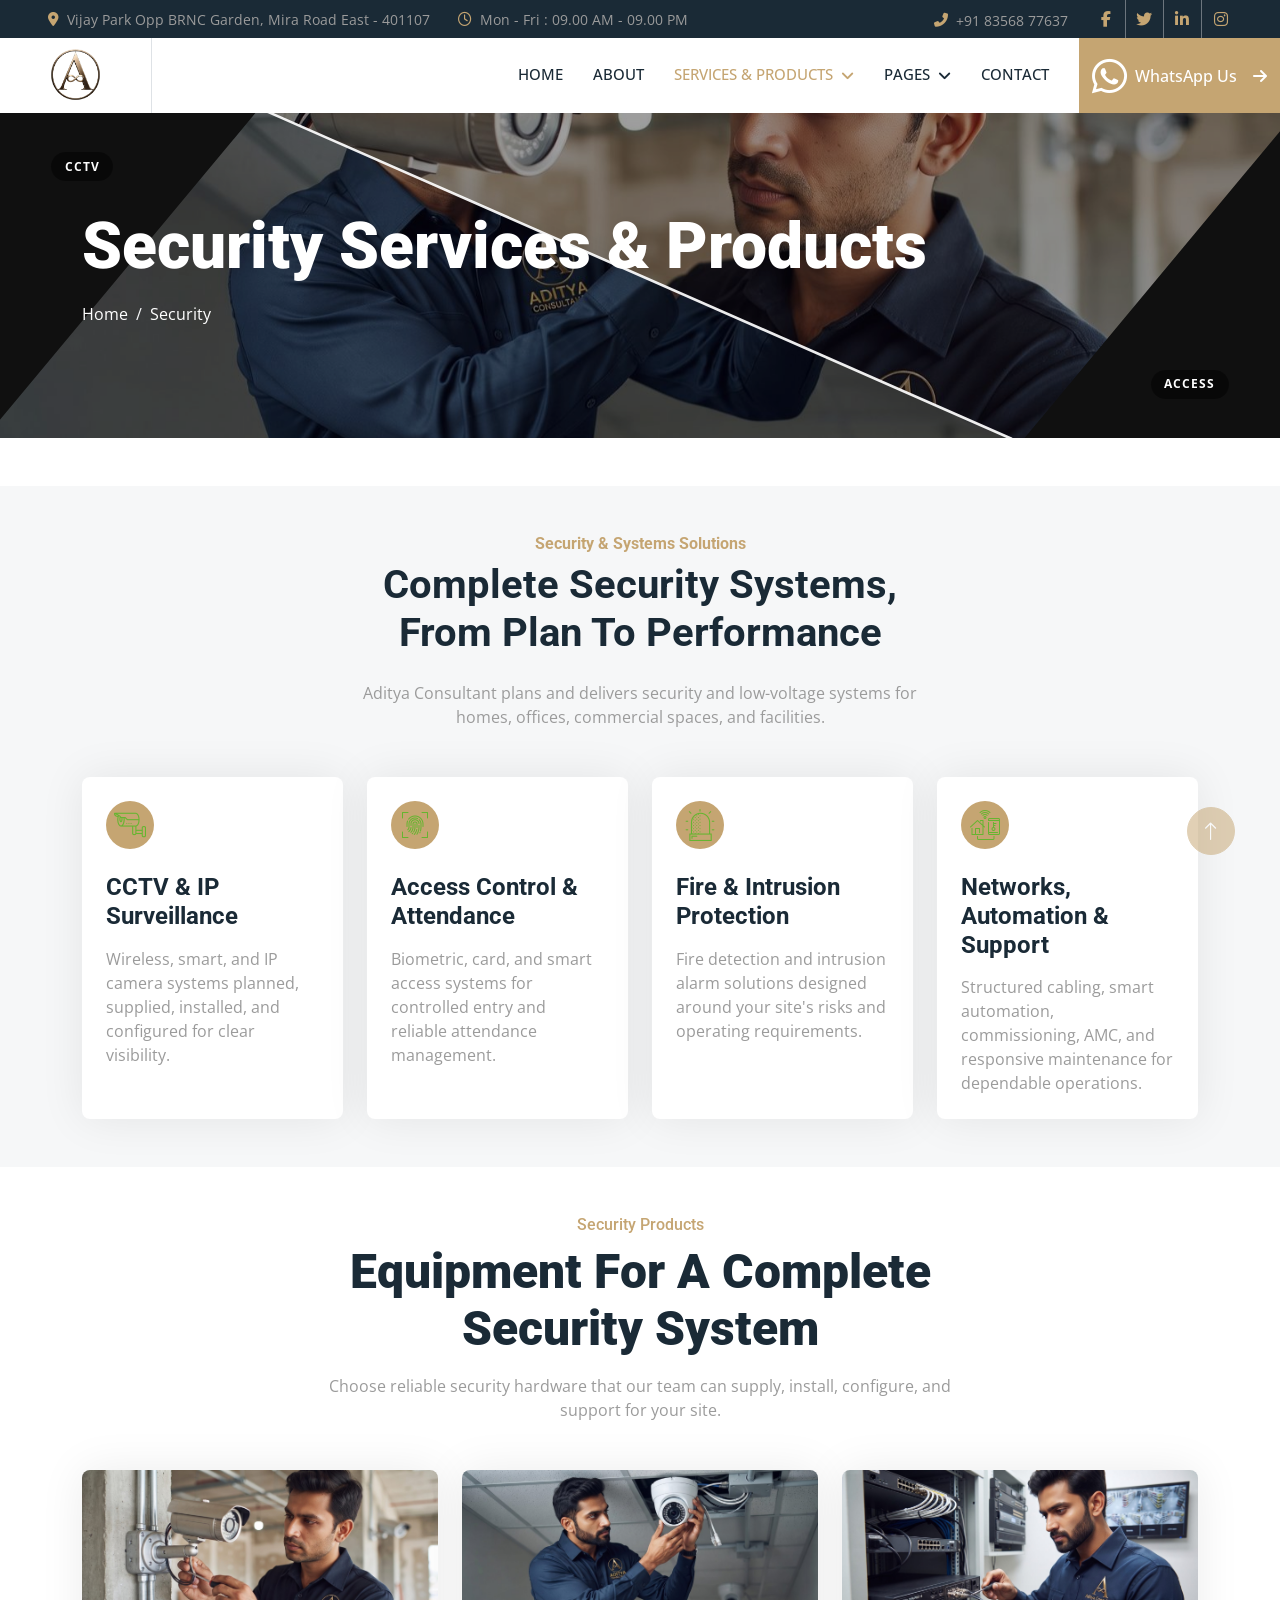
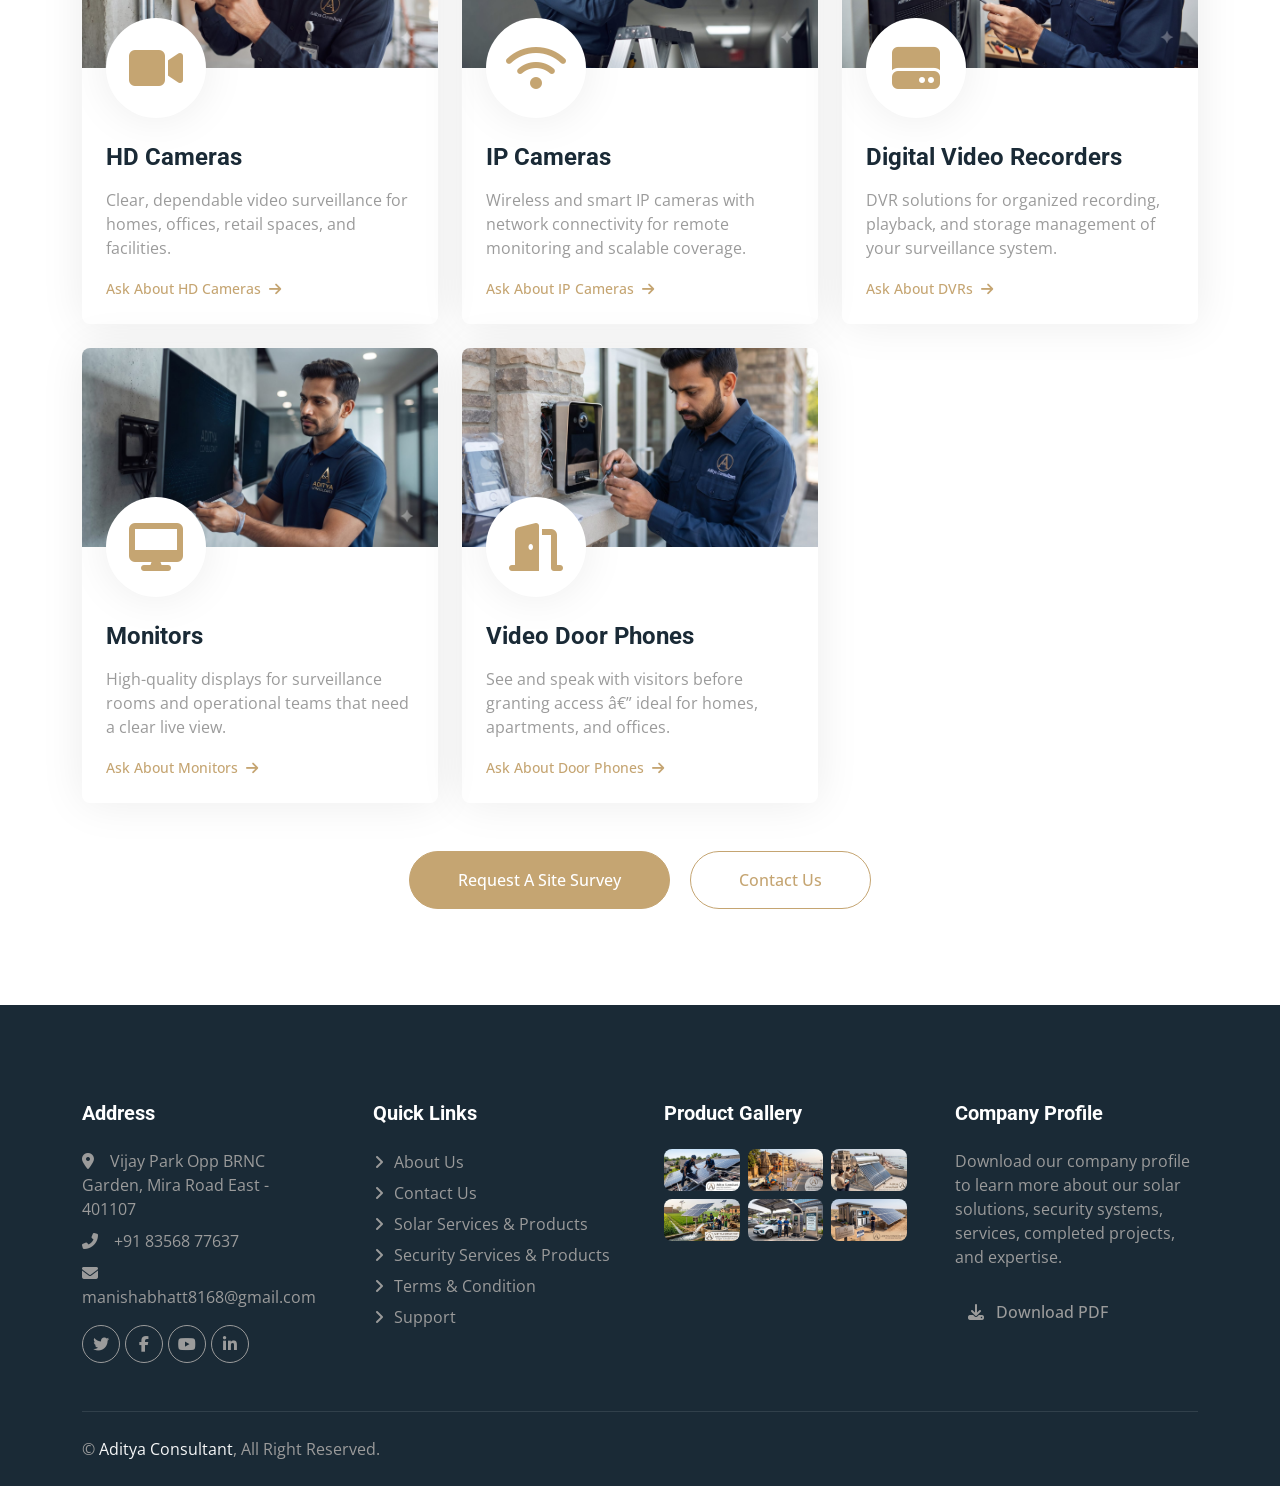
<file: product.html>
<!doctype html>
<html lang="en">
  <head>
    <meta charset="utf-8" />
    <title>Redirecting to Security Products | Aditya Consultant</title>
    <meta http-equiv="refresh" content="0; url=security.html" />
    <link rel="canonical" href="security.html" />
    <script>
      window.location.replace("security.html");
    </script>
  </head>
  <body>
    <p>
      Redirecting to <a href="security.html">Security Services &amp; Products</a>.
    </p>
  </body>
</html>
</file>
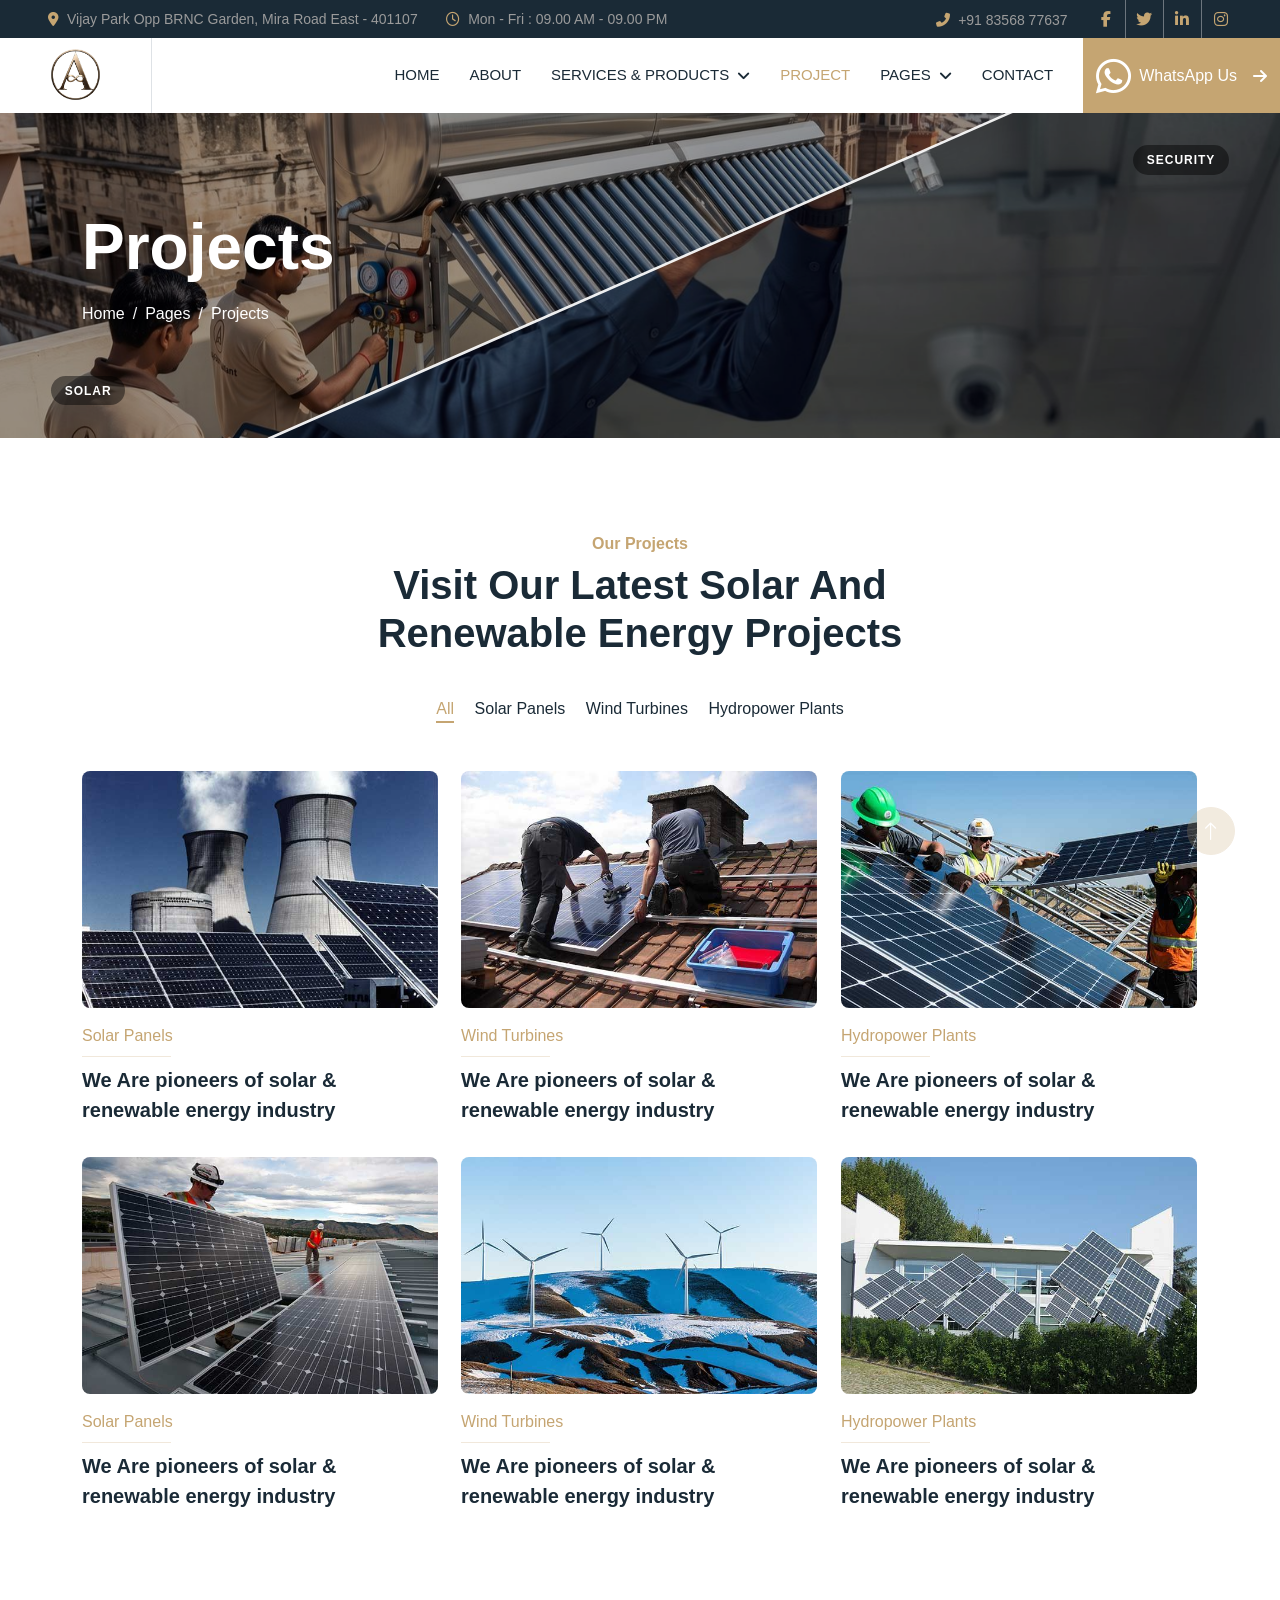
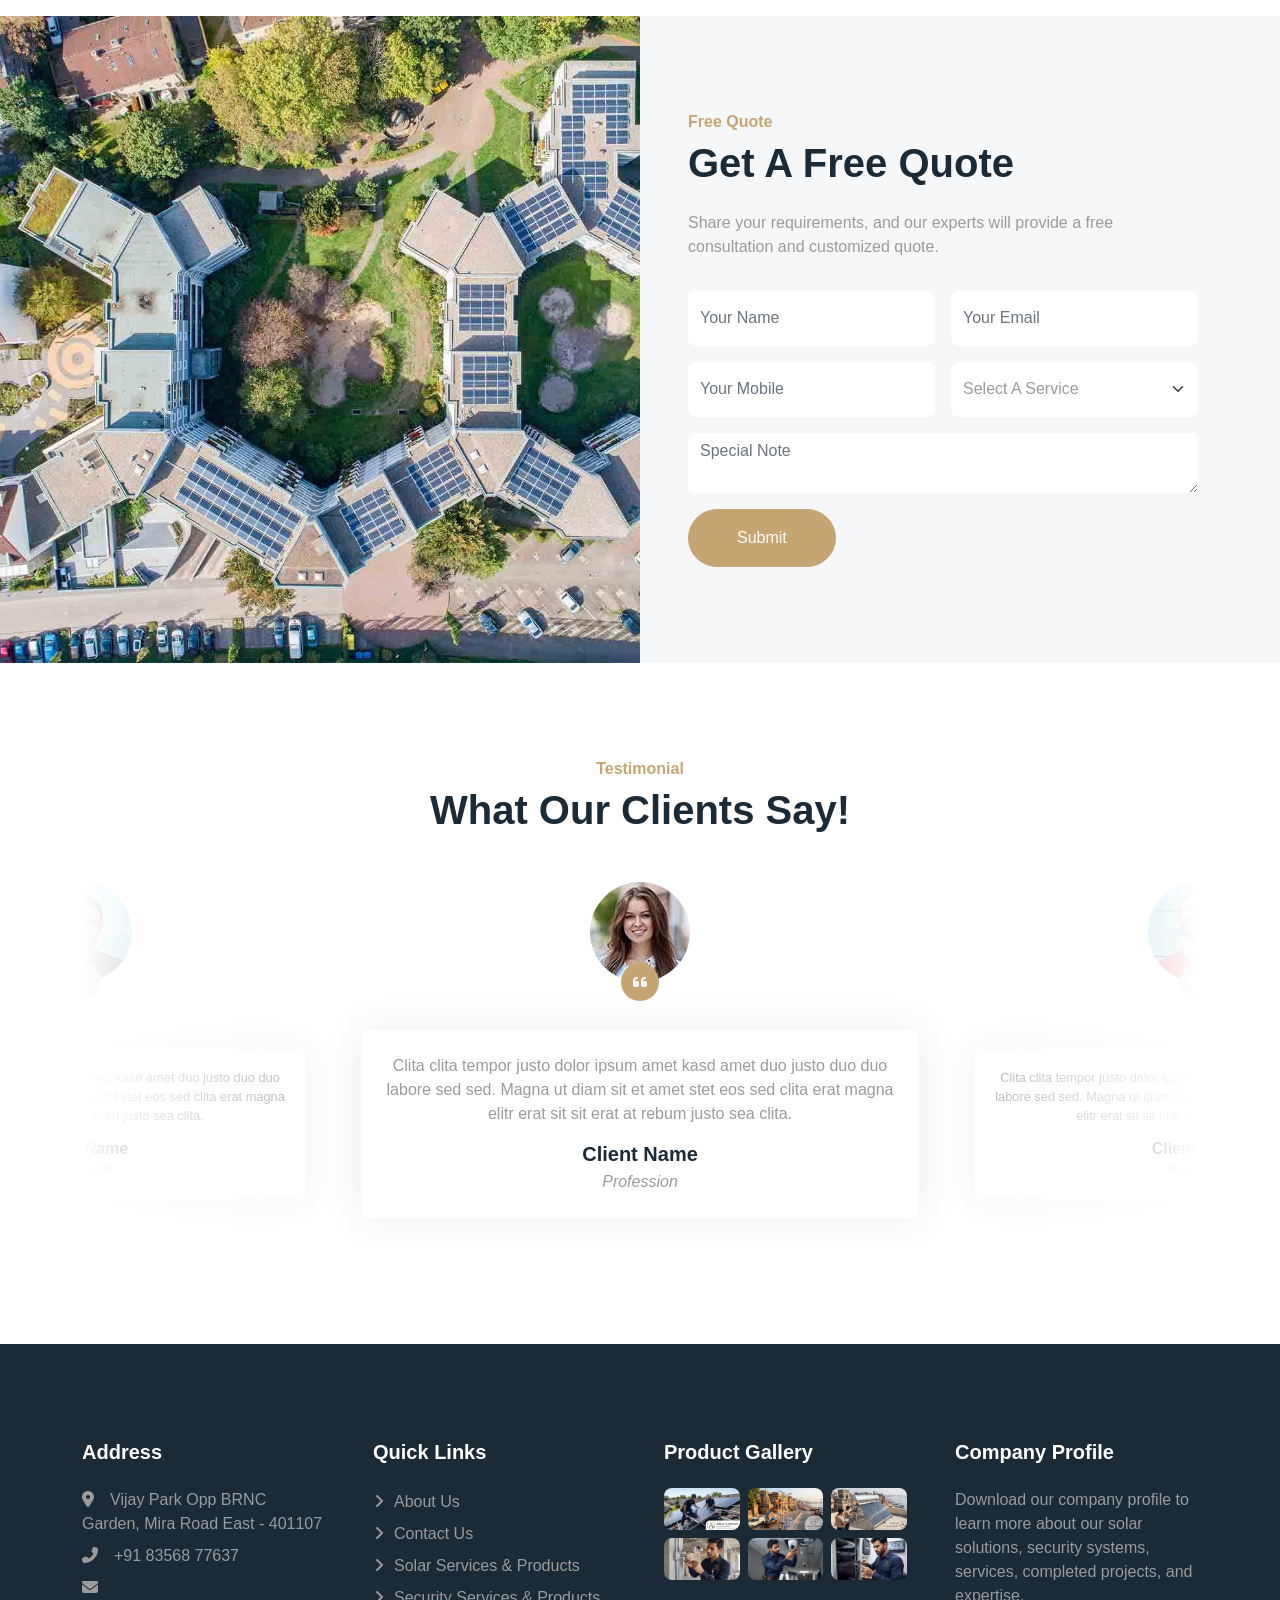
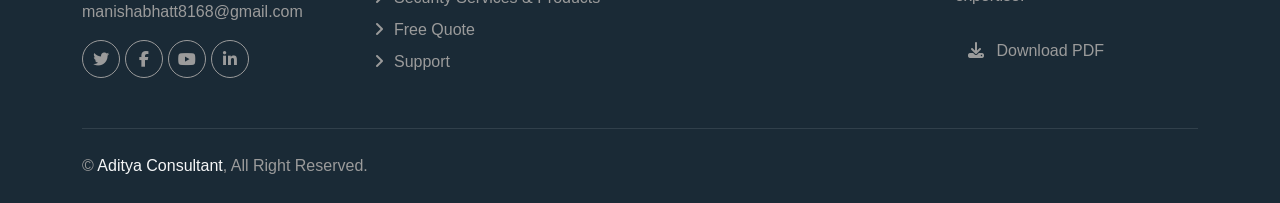
<file: project.html>
<!doctype html>
<html lang="en">
  <head>
    <meta charset="utf-8" />
    <title>Aditya Consultant | Solar Energy & Security Systems</title>
    <link rel="canonical" href="https://aditya-consultant.vercel.app/project" />
    <meta content="width=device-width, initial-scale=1.0" name="viewport" />
    <meta
      content="solar energy, renewable energy, CCTV, IP cameras, access control, fire detection, Mumbai, PAN India"
      name="keywords"
    />
    <meta
      content="Aditya Consultant delivers complete solar EPC solutions and end-to-end security systems â€” from design and installation to commissioning and maintenance across PAN India."
      name="description"
    />

    <!-- Favicon -->
    <link href="img/favicon.ico" rel="icon" />

    <!-- Google Web Fonts -->
    <link rel="preconnect" href="https://fonts.googleapis.com" />
    <link rel="preconnect" href="https://fonts.gstatic.com" crossorigin />
    <link
      href="https://fonts.googleapis.com/css2?family=Nunito+Sans:wght@600;700;800&family=Source+Sans+3:wght@400;500;600&display=swap"
      rel="stylesheet"
    />

    <!-- Icon Font Stylesheet -->
    <link
      href="https://cdnjs.cloudflare.com/ajax/libs/font-awesome/6.5.1/css/all.min.css"
      rel="stylesheet"
    />
    <link
      href="https://cdn.jsdelivr.net/npm/bootstrap-icons@1.4.1/font/bootstrap-icons.css"
      rel="stylesheet"
    />

    <!-- Libraries Stylesheet -->
    <link href="lib/animate/animate.min.css" rel="stylesheet" />
    <link href="lib/owlcarousel/assets/owl.carousel.min.css" rel="stylesheet" />
    <link href="lib/lightbox/css/lightbox.min.css" rel="stylesheet" />

    <!-- Customized Bootstrap Stylesheet -->
    <link href="css/bootstrap.min.css" rel="stylesheet" />

    <!-- Template Stylesheet -->
    <link href="css/style.css" rel="stylesheet" />
  </head>

  <body>
    <!-- Spinner Start -->
    <div
      id="spinner"
      class="show bg-white position-fixed translate-middle w-100 vh-100 top-50 start-50 d-flex align-items-center justify-content-center"
    >
      <div
        class="spinner-border text-primary"
        style="width: 3rem; height: 3rem"
        role="status"
      >
        <span class="sr-only">Loading...</span>
      </div>
    </div>
    <!-- Spinner End -->

    <!-- Topbar Start -->
    <div class="container-fluid bg-dark p-0">
      <div class="row gx-0 d-none d-lg-flex">
        <div class="col-lg-7 px-5 text-start">
          <div class="h-100 d-inline-flex align-items-center me-4">
            <small class="fa fa-map-marker-alt text-primary me-2"></small>
            <small>Vijay Park Opp BRNC Garden, Mira Road East - 401107</small>
          </div>
          <div class="h-100 d-inline-flex align-items-center">
            <small class="far fa-clock text-primary me-2"></small>
            <small>Mon - Fri : 09.00 AM - 09.00 PM</small>
          </div>
        </div>
        <div class="col-lg-5 px-5 text-end">
          <div class="h-100 d-inline-flex align-items-center me-4">
            <small class="fa fa-phone-alt text-primary me-2"></small>
            <small>+91 83568 77637</small>
          </div>
          <div class="h-100 d-inline-flex align-items-center mx-n2">
            <a
              class="btn btn-square btn-link rounded-0 border-0 border-end border-secondary"
              href=""
              ><i class="fab fa-facebook-f"></i
            ></a>
            <a
              class="btn btn-square btn-link rounded-0 border-0 border-end border-secondary"
              href=""
              ><i class="fab fa-twitter"></i
            ></a>
            <a
              class="btn btn-square btn-link rounded-0 border-0 border-end border-secondary"
              href=""
              ><i class="fab fa-linkedin-in"></i
            ></a>
            <a class="btn btn-square btn-link rounded-0" href=""
              ><i class="fab fa-instagram"></i
            ></a>
          </div>
        </div>
      </div>
    </div>
    <!-- Topbar End -->

    <!-- Navbar Start -->
    <nav class="navbar navbar-expand-lg bg-white navbar-light sticky-top p-0">
      <a
        href="index.html"
        class="navbar-brand d-flex align-items-center border-end px-4 px-lg-5"
      >
        <img
          src="img/Adity_Consultant_Logo.png"
          alt="Aditya Consultant"
          class="navbar-logo"
        />
      </a>
      <button
        type="button"
        class="navbar-toggler me-4"
        data-bs-toggle="collapse"
        data-bs-target="#navbarCollapse"
      >
        <span class="navbar-toggler-icon"></span>
      </button>
      <div class="collapse navbar-collapse" id="navbarCollapse">
        <div class="navbar-nav ms-auto p-4 p-lg-0">
          <a href="index.html" class="nav-item nav-link">Home</a>
          <a href="about.html" class="nav-item nav-link">About</a>
          <div class="nav-item dropdown">
            <a
              href="#"
              class="nav-link dropdown-toggle"
              data-bs-toggle="dropdown"
              >Services & Products</a
            >
            <div class="dropdown-menu bg-light m-0">
              <a href="solar.html" class="dropdown-item">Solar</a>
              <a href="security.html" class="dropdown-item">Security</a>
            </div>
          </div>
          <a href="project.html" class="nav-item nav-link active">Project</a>
          <div class="nav-item dropdown">
            <a
              href="#"
              class="nav-link dropdown-toggle"
              data-bs-toggle="dropdown"
              >Pages</a
            >
            <div class="dropdown-menu bg-light m-0">
              <a href="feature.html" class="dropdown-item">Feature</a>
              <a href="quote.html" class="dropdown-item">Free Quote</a>
              <a href="team.html" class="dropdown-item">Our Team</a>
              <a href="testimonial.html" class="dropdown-item">Testimonial</a>
              <!--
              <a href="404.html" class="dropdown-item">404 Page</a>
            --></div>
          </div>
          <a href="contact.html" class="nav-item nav-link">Contact</a>
        </div>
        <a
          href="https://web.whatsapp.com/send?text=Hi!&phone=918356877637"
          target="Hi!"
          class="btn btn-primary rounded-0 py-1 px-lg-6 d-none d-lg-flex align-items-center justify-content-center"
          ><i class="fa-brands fa-whatsapp fs-1 me-2"></i> WhatsApp Us<i
            class="fa fa-arrow-right ms-3"
          ></i
        ></a>
      </div>
    </nav>
    <!-- Navbar End -->

    <!-- Page Header Start -->
    <div class="container-fluid page-header py-5 mb-5">
            <div class="page-header-bg carousel-diagonal-split split-120">
        <img class="split-half split-solar" src="img/SolarWaterHeater.jpg" alt="Solar energy" />
        <img class="split-half split-security" src="img/IP-Cameras.jpg" alt="Security systems" />
        <svg class="carousel-split-divider" viewBox="0 0 100 100" preserveAspectRatio="none" aria-hidden="true">
          <line x1="78.87" y1="0" x2="21.13" y2="100" />
        </svg>
        <span class="carousel-split-label label-solar">Solar</span>
        <span class="carousel-split-label label-security">Security</span>
      </div>
      <div class="container py-5 page-header-content">
        <h1 class="display-3 text-white mb-3 animated slideInDown">Projects</h1>
        <nav aria-label="breadcrumb animated slideInDown">
          <ol class="breadcrumb">
            <li class="breadcrumb-item">
              <a class="text-white" href="index.html">Home</a>
            </li>
            <li class="breadcrumb-item">
              <a class="text-white" href="#">Pages</a>
            </li>
            <li class="breadcrumb-item text-white active" aria-current="page">
              Projects
            </li>
          </ol>
        </nav>
      </div>
    </div>
    <!-- Page Header End -->

    <!-- Projects Start -->
    <div class="container-xxl py-5">
      <div class="container">
        <div
          class="text-center mx-auto mb-5 wow fadeInUp"
          data-wow-delay="0.1s"
          style="max-width: 600px"
        >
          <h6 class="text-primary">Our Projects</h6>
          <h1 class="mb-4">
            Visit Our Latest Solar And Renewable Energy Projects
          </h1>
        </div>
        <div class="row mt-n2 wow fadeInUp" data-wow-delay="0.3s">
          <div class="col-12 text-center">
            <ul class="list-inline mb-5" id="portfolio-flters">
              <li class="mx-2 active" data-filter="*">All</li>
              <li class="mx-2" data-filter=".first">Solar Panels</li>
              <li class="mx-2" data-filter=".second">Wind Turbines</li>
              <li class="mx-2" data-filter=".third">Hydropower Plants</li>
            </ul>
          </div>
        </div>
        <div
          class="row g-4 portfolio-container wow fadeInUp"
          data-wow-delay="0.5s"
        >
          <div class="col-lg-4 col-md-6 portfolio-item first">
            <div class="portfolio-img rounded overflow-hidden">
              <img class="img-fluid" src="img/img-600x400-6.jpg" alt="" />
              <div class="portfolio-btn">
                <a
                  class="btn btn-lg-square btn-outline-light rounded-circle mx-1"
                  href="img/img-600x400-6.jpg"
                  data-lightbox="portfolio"
                  ><i class="fa fa-eye"></i
                ></a>
                <a
                  class="btn btn-lg-square btn-outline-light rounded-circle mx-1"
                  href=""
                  ><i class="fa fa-link"></i
                ></a>
              </div>
            </div>
            <div class="pt-3">
              <p class="text-primary mb-0">Solar Panels</p>
              <hr class="text-primary w-25 my-2" />
              <h5 class="lh-base">
                We Are pioneers of solar & renewable energy industry
              </h5>
            </div>
          </div>
          <div class="col-lg-4 col-md-6 portfolio-item second">
            <div class="portfolio-img rounded overflow-hidden">
              <img class="img-fluid" src="img/img-600x400-5.jpg" alt="" />
              <div class="portfolio-btn">
                <a
                  class="btn btn-lg-square btn-outline-light rounded-circle mx-1"
                  href="img/img-600x400-5.jpg"
                  data-lightbox="portfolio"
                  ><i class="fa fa-eye"></i
                ></a>
                <a
                  class="btn btn-lg-square btn-outline-light rounded-circle mx-1"
                  href=""
                  ><i class="fa fa-link"></i
                ></a>
              </div>
            </div>
            <div class="pt-3">
              <p class="text-primary mb-0">Wind Turbines</p>
              <hr class="text-primary w-25 my-2" />
              <h5 class="lh-base">
                We Are pioneers of solar & renewable energy industry
              </h5>
            </div>
          </div>
          <div class="col-lg-4 col-md-6 portfolio-item third">
            <div class="portfolio-img rounded overflow-hidden">
              <img class="img-fluid" src="img/img-600x400-4.jpg" alt="" />
              <div class="portfolio-btn">
                <a
                  class="btn btn-lg-square btn-outline-light rounded-circle mx-1"
                  href="img/img-600x400-4.jpg"
                  data-lightbox="portfolio"
                  ><i class="fa fa-eye"></i
                ></a>
                <a
                  class="btn btn-lg-square btn-outline-light rounded-circle mx-1"
                  href=""
                  ><i class="fa fa-link"></i
                ></a>
              </div>
            </div>
            <div class="pt-3">
              <p class="text-primary mb-0">Hydropower Plants</p>
              <hr class="text-primary w-25 my-2" />
              <h5 class="lh-base">
                We Are pioneers of solar & renewable energy industry
              </h5>
            </div>
          </div>
          <div class="col-lg-4 col-md-6 portfolio-item first">
            <div class="portfolio-img rounded overflow-hidden">
              <img class="img-fluid" src="img/img-600x400-3.jpg" alt="" />
              <div class="portfolio-btn">
                <a
                  class="btn btn-lg-square btn-outline-light rounded-circle mx-1"
                  href="img/img-600x400-3.jpg"
                  data-lightbox="portfolio"
                  ><i class="fa fa-eye"></i
                ></a>
                <a
                  class="btn btn-lg-square btn-outline-light rounded-circle mx-1"
                  href=""
                  ><i class="fa fa-link"></i
                ></a>
              </div>
            </div>
            <div class="pt-3">
              <p class="text-primary mb-0">Solar Panels</p>
              <hr class="text-primary w-25 my-2" />
              <h5 class="lh-base">
                We Are pioneers of solar & renewable energy industry
              </h5>
            </div>
          </div>
          <div class="col-lg-4 col-md-6 portfolio-item second">
            <div class="portfolio-img rounded overflow-hidden">
              <img class="img-fluid" src="img/img-600x400-2.jpg" alt="" />
              <div class="portfolio-btn">
                <a
                  class="btn btn-lg-square btn-outline-light rounded-circle mx-1"
                  href="img/img-600x400-2.jpg"
                  data-lightbox="portfolio"
                  ><i class="fa fa-eye"></i
                ></a>
                <a
                  class="btn btn-lg-square btn-outline-light rounded-circle mx-1"
                  href=""
                  ><i class="fa fa-link"></i
                ></a>
              </div>
            </div>
            <div class="pt-3">
              <p class="text-primary mb-0">Wind Turbines</p>
              <hr class="text-primary w-25 my-2" />
              <h5 class="lh-base">
                We Are pioneers of solar & renewable energy industry
              </h5>
            </div>
          </div>
          <div class="col-lg-4 col-md-6 portfolio-item third">
            <div class="portfolio-img rounded overflow-hidden">
              <img class="img-fluid" src="img/img-600x400-1.jpg" alt="" />
              <div class="portfolio-btn">
                <a
                  class="btn btn-lg-square btn-outline-light rounded-circle mx-1"
                  href="img/img-600x400-1.jpg"
                  data-lightbox="portfolio"
                  ><i class="fa fa-eye"></i
                ></a>
                <a
                  class="btn btn-lg-square btn-outline-light rounded-circle mx-1"
                  href=""
                  ><i class="fa fa-link"></i
                ></a>
              </div>
            </div>
            <div class="pt-3">
              <p class="text-primary mb-0">Hydropower Plants</p>
              <hr class="text-primary w-25 my-2" />
              <h5 class="lh-base">
                We Are pioneers of solar & renewable energy industry
              </h5>
            </div>
          </div>
        </div>
      </div>
    </div>
    <!-- Projects End -->

    <!-- Quote Start -->
    <div class="container-fluid bg-light overflow-hidden my-5 px-lg-0">
      <div class="container quote px-lg-0">
        <div class="row g-0 mx-lg-0">
          <div
            class="col-lg-6 ps-lg-0 wow fadeIn"
            data-wow-delay="0.1s"
            style="min-height: 400px"
          >
            <div class="position-relative h-100">
              <img
                class="position-absolute img-fluid w-100 h-100"
                src="img/quote.jpg"
                style="object-fit: cover"
                alt=""
              />
            </div>
          </div>
          <div
            class="col-lg-6 quote-text py-5 wow fadeIn"
            data-wow-delay="0.5s"
          >
            <div class="p-lg-5 pe-lg-0">
              <h6 class="text-primary">Free Quote</h6>
              <h1 class="mb-4">Get A Free Quote</h1>
              <p class="mb-4 pb-2">
                Share your requirements, and our experts will provide a free
                consultation and customized quote.
              </p>
              <form>
                <div class="row g-3">
                  <div class="col-12 col-sm-6">
                    <input
                      type="text"
                      class="form-control border-0"
                      placeholder="Your Name"
                      style="height: 55px"
                    />
                  </div>
                  <div class="col-12 col-sm-6">
                    <input
                      type="email"
                      class="form-control border-0"
                      placeholder="Your Email"
                      style="height: 55px"
                    />
                  </div>
                  <div class="col-12 col-sm-6">
                    <input
                      type="text"
                      class="form-control border-0"
                      placeholder="Your Mobile"
                      style="height: 55px"
                    />
                  </div>
                  <div class="col-12 col-sm-6">
                    <select class="form-select border-0" style="height: 55px">
                      <option selected>Select A Service</option>
                      <option value="1">Service 1</option>
                      <option value="2">Service 2</option>
                      <option value="3">Service 3</option>
                    </select>
                  </div>
                  <div class="col-12">
                    <textarea
                      class="form-control border-0"
                      placeholder="Special Note"
                    ></textarea>
                  </div>
                  <div class="col-12">
                    <button
                      class="btn btn-primary rounded-pill py-3 px-5"
                      type="submit"
                    >
                      Submit
                    </button>
                  </div>
                </div>
              </form>
            </div>
          </div>
        </div>
      </div>
    </div>
    <!-- Quote End -->

    <!-- Testimonial Start -->
    <div class="container-xxl py-5">
      <div class="container">
        <div
          class="text-center mx-auto mb-5 wow fadeInUp"
          data-wow-delay="0.1s"
          style="max-width: 600px"
        >
          <h6 class="text-primary">Testimonial</h6>
          <h1 class="mb-4">What Our Clients Say!</h1>
        </div>
        <div
          class="owl-carousel testimonial-carousel wow fadeInUp"
          data-wow-delay="0.1s"
        >
          <div class="testimonial-item text-center">
            <div class="testimonial-img position-relative">
              <img
                class="img-fluid rounded-circle mx-auto mb-5"
                src="img/testimonial-1.jpg"
              />
              <div class="btn-square bg-primary rounded-circle">
                <i class="fa fa-quote-left text-white"></i>
              </div>
            </div>
            <div class="testimonial-text text-center rounded p-4">
              <p>
                Clita clita tempor justo dolor ipsum amet kasd amet duo justo
                duo duo labore sed sed. Magna ut diam sit et amet stet eos sed
                clita erat magna elitr erat sit sit erat at rebum justo sea
                clita.
              </p>
              <h5 class="mb-1">Client Name</h5>
              <span class="fst-italic">Profession</span>
            </div>
          </div>
          <div class="testimonial-item text-center">
            <div class="testimonial-img position-relative">
              <img
                class="img-fluid rounded-circle mx-auto mb-5"
                src="img/testimonial-2.jpg"
              />
              <div class="btn-square bg-primary rounded-circle">
                <i class="fa fa-quote-left text-white"></i>
              </div>
            </div>
            <div class="testimonial-text text-center rounded p-4">
              <p>
                Clita clita tempor justo dolor ipsum amet kasd amet duo justo
                duo duo labore sed sed. Magna ut diam sit et amet stet eos sed
                clita erat magna elitr erat sit sit erat at rebum justo sea
                clita.
              </p>
              <h5 class="mb-1">Client Name</h5>
              <span class="fst-italic">Profession</span>
            </div>
          </div>
          <div class="testimonial-item text-center">
            <div class="testimonial-img position-relative">
              <img
                class="img-fluid rounded-circle mx-auto mb-5"
                src="img/testimonial-3.jpg"
              />
              <div class="btn-square bg-primary rounded-circle">
                <i class="fa fa-quote-left text-white"></i>
              </div>
            </div>
            <div class="testimonial-text text-center rounded p-4">
              <p>
                Clita clita tempor justo dolor ipsum amet kasd amet duo justo
                duo duo labore sed sed. Magna ut diam sit et amet stet eos sed
                clita erat magna elitr erat sit sit erat at rebum justo sea
                clita.
              </p>
              <h5 class="mb-1">Client Name</h5>
              <span class="fst-italic">Profession</span>
            </div>
          </div>
        </div>
      </div>
    </div>
    <!-- Testimonial End -->

    <!-- Footer Start -->
    <div
      class="container-fluid bg-dark text-body footer mt-5 pt-5 wow fadeIn"
      data-wow-delay="0.1s"
    >
      <div class="container py-5">
        <div class="row g-5">
          <div class="col-lg-3 col-md-6">
            <h5 class="text-white mb-4">Address</h5>
            <p class="mb-2">
              <i class="fa fa-map-marker-alt me-3"></i>Vijay Park Opp BRNC Garden, Mira Road East - 401107
            </p>
            <p class="mb-2">
              <i class="fa fa-phone-alt me-3"></i>+91 83568 77637
            </p>
            <p class="mb-2">
              <i class="fa fa-envelope me-3"></i>manishabhatt8168@gmail.com
            </p>
            <div class="d-flex pt-2">
              <a class="btn btn-square btn-outline-light btn-social" href=""
                ><i class="fab fa-twitter"></i
              ></a>
              <a class="btn btn-square btn-outline-light btn-social" href=""
                ><i class="fab fa-facebook-f"></i
              ></a>
              <a class="btn btn-square btn-outline-light btn-social" href=""
                ><i class="fab fa-youtube"></i
              ></a>
              <a class="btn btn-square btn-outline-light btn-social" href=""
                ><i class="fab fa-linkedin-in"></i
              ></a>
            </div>
          </div>
          <div class="col-lg-3 col-md-6">
            <h5 class="text-white mb-4">Quick Links</h5>
            <a class="btn btn-link" href="about.html">About Us</a>
            <a class="btn btn-link" href="contact.html">Contact Us</a>
            <a class="btn btn-link" href="solar.html">Solar Services & Products</a>
            <a class="btn btn-link" href="security.html">Security Services & Products</a>
            <a class="btn btn-link" href="quote.html">Free Quote</a>
            <a class="btn btn-link" href="contact.html">Support</a>
          </div>
          <div class="col-lg-3 col-md-6">
            <h5 class="text-white mb-4">Product Gallery</h5>
            <div class="row g-2">
              <div class="col-4">
                <img
                  class="img-fluid rounded"
                  src="img/SolarInstallation.jpg"
                  alt="Solar installation"
                />
              </div>
              <div class="col-4">
                <img
                  class="img-fluid rounded"
                  src="img/SolarStreetLight.jpg"
                  alt="Solar street light"
                />
              </div>
              <div class="col-4">
                <img
                  class="img-fluid rounded"
                  src="img/SolarWaterHeater.jpg"
                  alt="Solar water heater"
                />
              </div>
              <div class="col-4">
                <img
                  class="img-fluid rounded"
                  src="img/HD-Cameras.jpg"
                  alt="HD security camera"
                />
              </div>
              <div class="col-4">
                <img
                  class="img-fluid rounded"
                  src="img/IP-Cameras.jpg"
                  alt="IP security camera"
                />
              </div>
              <div class="col-4">
                <img
                  class="img-fluid rounded"
                  src="img/DVR.jpg"
                  alt="Digital video recorder"
                />
              </div>
            </div>
          </div>
          <div class="col-lg-3 col-md-6">
            <h5 class="text-white mb-4">Company Profile</h5>

            <p class="mb-4">
              Download our company profile to learn more about our solar
              solutions, security systems, services, completed projects, and
              expertise.
            </p>

            <a
              href="company-profile.pdf"
              target="_blank"
              class="btn btn-company-profile"
            >
              <i class="fa fa-download me-2"></i> Download PDF
            </a>
          </div>
        </div>
      </div>
      <div class="container">
        <div class="copyright">
          <div class="row">
            <div class="col-md-6 text-center text-md-start mb-3 mb-md-0">
              &copy; <a href="#">Aditya Consultant</a>, All Right Reserved.
            </div>
          </div>
        </div>
      </div>
    </div>
    <!-- Footer End -->

    <!-- Back to Top -->
    <a
      href="#"
      class="btn btn-lg btn-primary btn-lg-square rounded-circle back-to-top"
      ><i class="bi bi-arrow-up"></i
    ></a>

    <!-- JavaScript Libraries -->
    <script src="https://code.jquery.com/jquery-3.4.1.min.js"></script>
    <script src="https://cdn.jsdelivr.net/npm/bootstrap@5.0.0/dist/js/bootstrap.bundle.min.js"></script>
    <script src="lib/wow/wow.min.js"></script>
    <script src="lib/easing/easing.min.js"></script>
    <script src="lib/waypoints/waypoints.min.js"></script>
    <script src="lib/counterup/counterup.min.js"></script>
    <script src="lib/owlcarousel/owl.carousel.min.js"></script>
    <script src="lib/isotope/isotope.pkgd.min.js"></script>
    <script src="lib/lightbox/js/lightbox.min.js"></script>

    <!-- Template Javascript -->
    <script src="js/main.js"></script>
  </body>
</html>
</file>
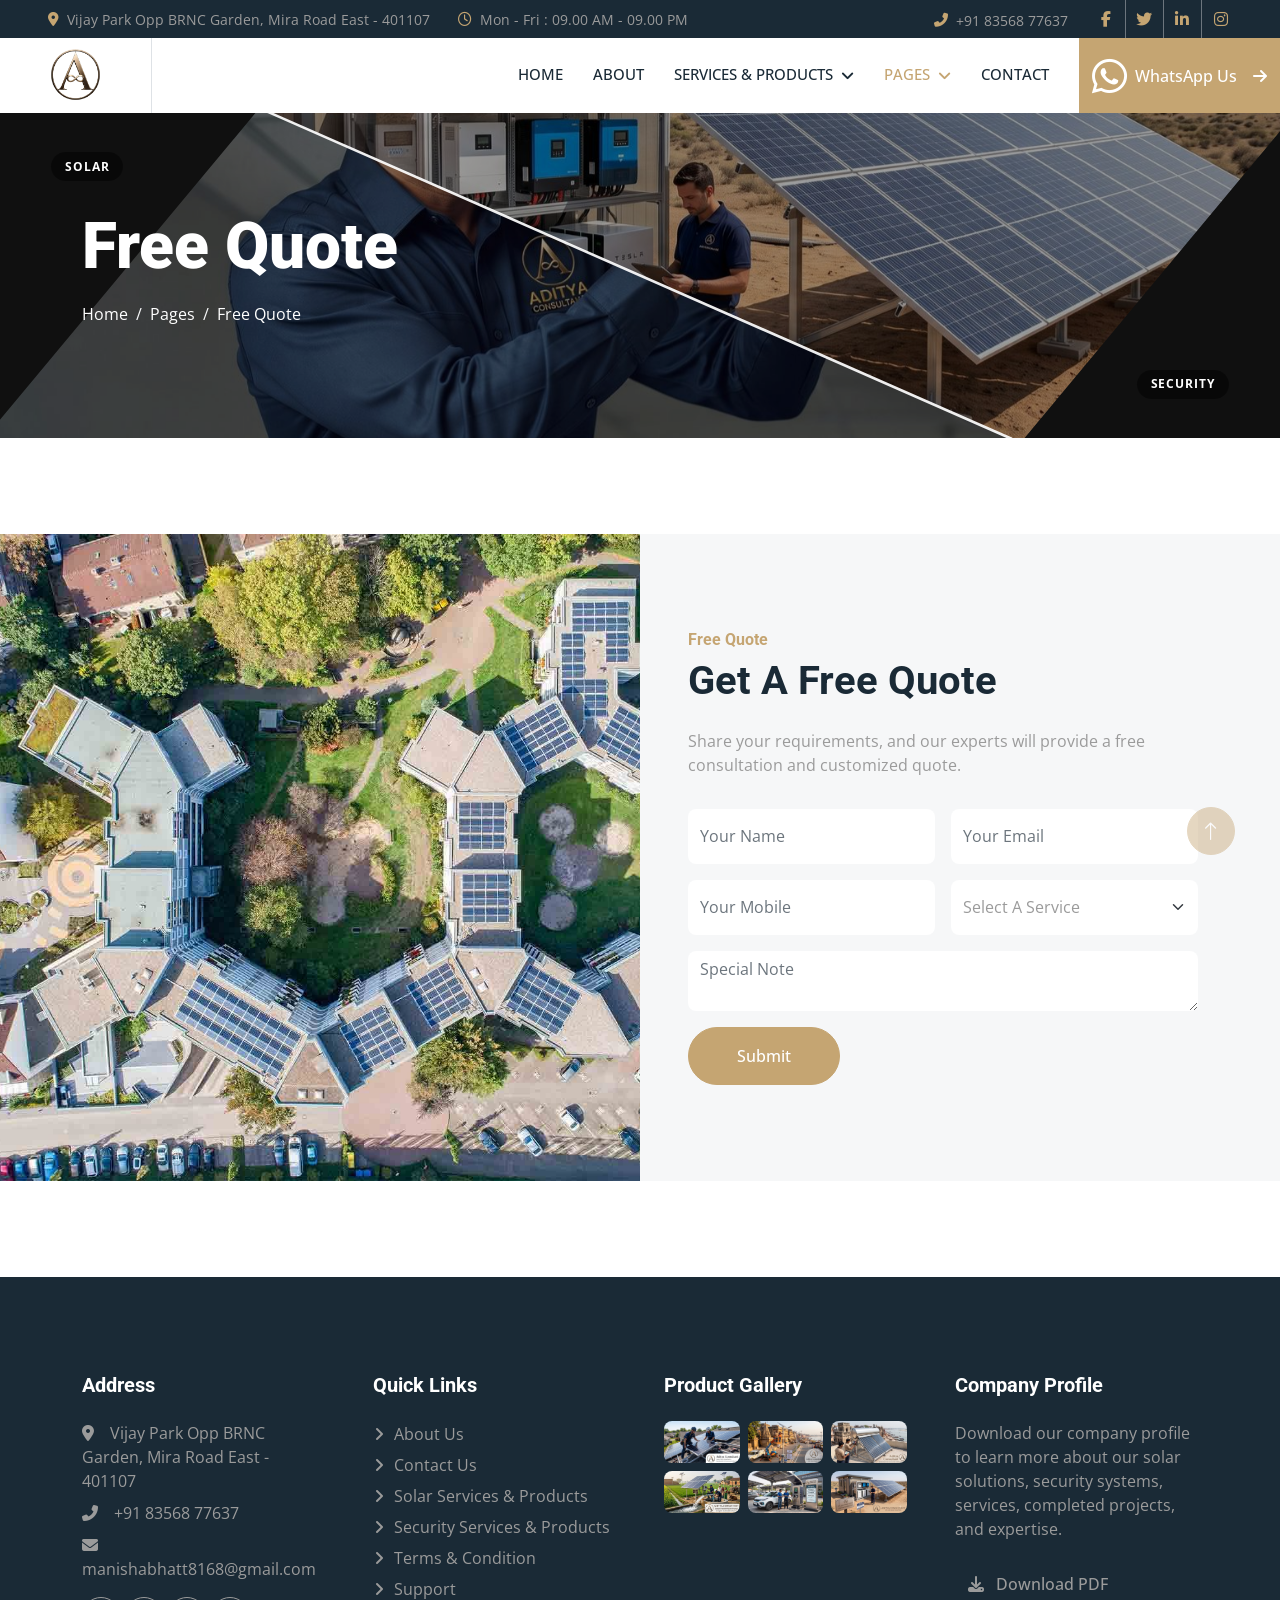
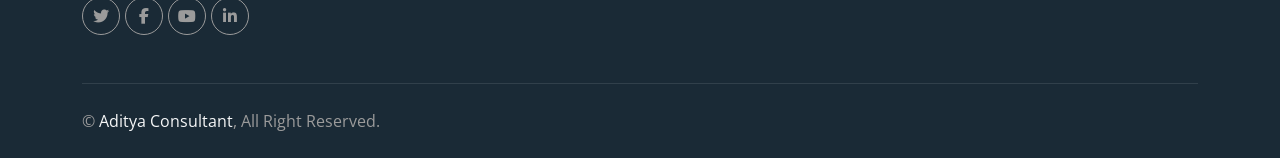
<file: quote.html>
<!doctype html>
<html lang="en">
  <head>
    <meta charset="utf-8" />
    <title>Aditya Consultant | Solar Energy & Security Systems</title>
    <link rel="canonical" href="https://aditya-consultant.vercel.app/quote" />
    <meta content="width=device-width, initial-scale=1.0" name="viewport" />
    <meta
      content="solar energy, renewable energy, CCTV, IP cameras, access control, fire detection, Mumbai, PAN India"
      name="keywords"
    />
    <meta
      content="Aditya Consultant delivers complete solar EPC solutions and end-to-end security systems â€” from design and installation to commissioning and maintenance across PAN India."
      name="description"
    />

    <!-- Favicon -->
    <link href="img/favicon.ico" rel="icon" />

    <!-- Google Web Fonts -->
    <link rel="preconnect" href="https://fonts.googleapis.com" />
    <link rel="preconnect" href="https://fonts.gstatic.com" crossorigin />
    <link
      href="https://fonts.googleapis.com/css2?family=Open+Sans:wght@400;500&family=Roboto:wght@500;700;900&display=swap"
      rel="stylesheet"
    />

    <!-- Icon Font Stylesheet -->
    <link
      href="https://cdnjs.cloudflare.com/ajax/libs/font-awesome/6.5.1/css/all.min.css"
      rel="stylesheet"
    />
    <link
      href="https://cdn.jsdelivr.net/npm/bootstrap-icons@1.4.1/font/bootstrap-icons.css"
      rel="stylesheet"
    />

    <!-- Libraries Stylesheet -->
    <link href="lib/animate/animate.min.css" rel="stylesheet" />
    <link href="lib/owlcarousel/assets/owl.carousel.min.css" rel="stylesheet" />
    <link href="lib/lightbox/css/lightbox.min.css" rel="stylesheet" />

    <!-- Customized Bootstrap Stylesheet -->
    <link href="css/bootstrap.min.css" rel="stylesheet" />

    <!-- Template Stylesheet -->
    <link href="css/style.css" rel="stylesheet" />
  </head>

  <body>
    <!-- Spinner Start -->
    <div
      id="spinner"
      class="show bg-white position-fixed translate-middle w-100 vh-100 top-50 start-50 d-flex align-items-center justify-content-center"
    >
      <div
        class="spinner-border text-primary"
        style="width: 3rem; height: 3rem"
        role="status"
      >
        <span class="sr-only">Loading...</span>
      </div>
    </div>
    <!-- Spinner End -->

    <!-- Topbar Start -->
    <div class="container-fluid bg-dark p-0">
      <div class="row gx-0 d-none d-lg-flex">
        <div class="col-lg-7 px-5 text-start">
          <div class="h-100 d-inline-flex align-items-center me-4">
            <small class="fa fa-map-marker-alt text-primary me-2"></small>
            <small>Vijay Park Opp BRNC Garden, Mira Road East - 401107</small>
          </div>
          <div class="h-100 d-inline-flex align-items-center">
            <small class="far fa-clock text-primary me-2"></small>
            <small>Mon - Fri : 09.00 AM - 09.00 PM</small>
          </div>
        </div>
        <div class="col-lg-5 px-5 text-end">
          <div class="h-100 d-inline-flex align-items-center me-4">
            <small class="fa fa-phone-alt text-primary me-2"></small>
            <small>+91 83568 77637</small>
          </div>
          <div class="h-100 d-inline-flex align-items-center mx-n2">
            <a
              class="btn btn-square btn-link rounded-0 border-0 border-end border-secondary"
              href=""
              ><i class="fab fa-facebook-f"></i
            ></a>
            <a
              class="btn btn-square btn-link rounded-0 border-0 border-end border-secondary"
              href=""
              ><i class="fab fa-twitter"></i
            ></a>
            <a
              class="btn btn-square btn-link rounded-0 border-0 border-end border-secondary"
              href=""
              ><i class="fab fa-linkedin-in"></i
            ></a>
            <a class="btn btn-square btn-link rounded-0" href=""
              ><i class="fab fa-instagram"></i
            ></a>
          </div>
        </div>
      </div>
    </div>
    <!-- Topbar End -->

    <!-- Navbar Start -->
    <nav class="navbar navbar-expand-lg bg-white navbar-light sticky-top p-0">
      <a
        href="index.html"
        class="navbar-brand d-flex align-items-center border-end px-4 px-lg-5"
      >
        <img
          src="img/Adity_Consultant_Logo.png"
          alt="Aditya Consultant"
          class="navbar-logo"
        />
      </a>
      <button
        type="button"
        class="navbar-toggler me-4"
        data-bs-toggle="collapse"
        data-bs-target="#navbarCollapse"
      >
        <span class="navbar-toggler-icon"></span>
      </button>
      <div class="collapse navbar-collapse" id="navbarCollapse">
        <div class="navbar-nav ms-auto p-4 p-lg-0">
          <a href="index.html" class="nav-item nav-link">Home</a>
          <a href="about.html" class="nav-item nav-link">About</a>
          <div class="nav-item dropdown">
            <a
              href="#"
              class="nav-link dropdown-toggle"
              data-bs-toggle="dropdown"
              >Services & Products</a
            >
            <div class="dropdown-menu bg-light m-0">
              <a href="solar.html" class="dropdown-item">Solar</a>
              <a href="security.html" class="dropdown-item">Security</a>
            </div>
          </div>
          <!--
              <a href="project.html" class="nav-item nav-link">Project</a>
            -->
          <div class="nav-item dropdown">
            <a
              href="#"
              class="nav-link dropdown-toggle active"
              data-bs-toggle="dropdown"
              >Pages</a
            >
            <div class="dropdown-menu bg-light m-0">
              <a href="feature.html" class="dropdown-item">Feature</a>
              <a href="quote.html" class="dropdown-item active">Free Quote</a>
              <a href="team.html" class="dropdown-item">Our Team</a>
              <a href="testimonial.html" class="dropdown-item">Testimonial</a>
              <!--
              <a href="404.html" class="dropdown-item">404 Page</a>
            --></div>
          </div>
          <a href="contact.html" class="nav-item nav-link">Contact</a>
        </div>
        <a
          href="https://web.whatsapp.com/send?text=Hi!&phone=918356877637"
          target="Hi!"
          class="btn btn-primary rounded-0 py-1 px-lg-6 d-none d-lg-flex align-items-center justify-content-center"
          ><i class="fa-brands fa-whatsapp fs-1 me-2"></i> WhatsApp Us<i
            class="fa fa-arrow-right ms-3"
          ></i
        ></a>
      </div>
    </nav>
    <!-- Navbar End -->

    <!-- Page Header Start -->
    <div class="container-fluid page-header py-5 mb-5">
      <div class="page-header-bg carousel-diagonal-split split-60">
        <img
          class="split-half split-solar"
          src="img/SolarOffGrid.jpg"
          alt="Solar energy"
        />
        <img
          class="split-half split-security"
          src="img/IP-Cameras.jpg"
          alt="Security systems"
        />
        <svg
          class="carousel-split-divider"
          viewBox="0 0 100 100"
          preserveAspectRatio="none"
          aria-hidden="true"
        >
          <line x1="21.13" y1="0" x2="78.87" y2="100" />
        </svg>
        <span class="carousel-split-label label-solar">Solar</span>
        <span class="carousel-split-label label-security">Security</span>
      </div>
      <div class="container py-5 page-header-content">
        <h1 class="display-3 text-white mb-3 animated slideInDown">
          Free Quote
        </h1>
        <nav aria-label="breadcrumb animated slideInDown">
          <ol class="breadcrumb">
            <li class="breadcrumb-item">
              <a class="text-white" href="index.html">Home</a>
            </li>
            <li class="breadcrumb-item">
              <a class="text-white" href="#">Pages</a>
            </li>
            <li class="breadcrumb-item text-white active" aria-current="page">
              Free Quote
            </li>
          </ol>
        </nav>
      </div>
    </div>
    <!-- Page Header End -->

    <!-- Quote Start -->
    <div
      class="container-fluid bg-light overflow-hidden px-lg-0"
      style="margin: 6rem 0"
    >
      <div class="container quote px-lg-0">
        <div class="row g-0 mx-lg-0">
          <div
            class="col-lg-6 ps-lg-0 wow fadeIn"
            data-wow-delay="0.1s"
            style="min-height: 400px"
          >
            <div class="position-relative h-100">
              <img
                class="position-absolute img-fluid w-100 h-100"
                src="img/quote.jpg"
                style="object-fit: cover"
                alt=""
              />
            </div>
          </div>
          <div
            class="col-lg-6 quote-text py-5 wow fadeIn"
            data-wow-delay="0.5s"
          >
            <div class="p-lg-5 pe-lg-0">
              <h6 class="text-primary">Free Quote</h6>
              <h1 class="mb-4">Get A Free Quote</h1>
              <p class="mb-4 pb-2">
                Share your requirements, and our experts will provide a free
                consultation and customized quote.
              </p>
              <form>
                <div class="row g-3">
                  <div class="col-12 col-sm-6">
                    <input
                      type="text"
                      class="form-control border-0"
                      placeholder="Your Name"
                      style="height: 55px"
                    />
                  </div>
                  <div class="col-12 col-sm-6">
                    <input
                      type="email"
                      class="form-control border-0"
                      placeholder="Your Email"
                      style="height: 55px"
                    />
                  </div>
                  <div class="col-12 col-sm-6">
                    <input
                      type="text"
                      class="form-control border-0"
                      placeholder="Your Mobile"
                      style="height: 55px"
                    />
                  </div>
                  <div class="col-12 col-sm-6">
                    <select class="form-select border-0" style="height: 55px">
                      <option selected>Select A Service</option>
                      <option value="solar-install">
                        Solar Panels Installation
                      </option>
                      <option value="solar-offgrid">
                        Solar Panel Off Grid
                      </option>
                      <option value="solar-ongrid">Solar Panel On Grid</option>
                      <option value="solar-amc">
                        Solar Panel A.M.C Services
                      </option>
                      <option value="cctv">CCTV & IP Surveillance</option>
                      <option value="access">
                        Access Control & Attendance
                      </option>
                      <option value="fire">Fire & Intrusion Protection</option>
                      <option value="network">Networking & Automation</option>
                    </select>
                  </div>
                  <div class="col-12">
                    <textarea
                      class="form-control border-0"
                      placeholder="Special Note"
                    ></textarea>
                  </div>
                  <div class="col-12">
                    <button
                      class="btn btn-primary rounded-pill py-3 px-5"
                      type="submit"
                    >
                      Submit
                    </button>
                  </div>
                </div>
              </form>
            </div>
          </div>
        </div>
      </div>
    </div>
    <!-- Quote End -->

    <!-- Footer Start -->
    <div
      class="container-fluid bg-dark text-body footer mt-5 pt-5 wow fadeIn"
      data-wow-delay="0.1s"
    >
      <div class="container py-5">
        <div class="row g-5">
          <div class="col-lg-3 col-md-6">
            <h5 class="text-white mb-4">Address</h5>
            <p class="mb-2">
              <i class="fa fa-map-marker-alt me-3"></i>Vijay Park Opp BRNC Garden, Mira Road East - 401107
            </p>
            <p class="mb-2">
              <i class="fa fa-phone-alt me-3"></i>+91 83568 77637
            </p>
            <p class="mb-2">
              <i class="fa fa-envelope me-3"></i>manishabhatt8168@gmail.com
            </p>
            <div class="d-flex pt-2">
              <a class="btn btn-square btn-outline-light btn-social" href=""
                ><i class="fab fa-twitter"></i
              ></a>
              <a class="btn btn-square btn-outline-light btn-social" href=""
                ><i class="fab fa-facebook-f"></i
              ></a>
              <a class="btn btn-square btn-outline-light btn-social" href=""
                ><i class="fab fa-youtube"></i
              ></a>
              <a class="btn btn-square btn-outline-light btn-social" href=""
                ><i class="fab fa-linkedin-in"></i
              ></a>
            </div>
          </div>
          <div class="col-lg-3 col-md-6">
            <h5 class="text-white mb-4">Quick Links</h5>
            <a class="btn btn-link" href="">About Us</a>
            <a class="btn btn-link" href="">Contact Us</a>
            <a class="btn btn-link" href="solar.html"
              >Solar Services & Products</a
            >
            <a class="btn btn-link" href="security.html"
              >Security Services & Products</a
            >
            <a class="btn btn-link" href="">Terms & Condition</a>
            <a class="btn btn-link" href="">Support</a>
          </div>
          <div class="col-lg-3 col-md-6">
            <h5 class="text-white mb-4">Product Gallery</h5>
            <div class="row g-2">
              <div class="col-4">
                <img
                  class="img-fluid rounded"
                  src="img/SolarInstallation.jpg"
                  alt=""
                />
              </div>
              <div class="col-4">
                <img
                  class="img-fluid rounded"
                  src="img/SolarStreetLight.jpg"
                  alt=""
                />
              </div>
              <div class="col-4">
                <img
                  class="img-fluid rounded"
                  src="img/SolarWaterHeater.jpg"
                  alt=""
                />
              </div>
              <div class="col-4">
                <img
                  class="img-fluid rounded"
                  src="img/SolarWaterPump.jpe"
                  alt=""
                />
              </div>
              <div class="col-4">
                <img
                  class="img-fluid rounded"
                  src="img/SolarEVCarCharger.jpg"
                  alt=""
                />
              </div>
              <div class="col-4">
                <img
                  class="img-fluid rounded"
                  src="img/SolarOffGrid.jpg"
                  alt=""
                />
              </div>
            </div>
          </div>
          <div class="col-lg-3 col-md-6">
            <h5 class="text-white mb-4">Company Profile</h5>

            <p class="mb-4">
              Download our company profile to learn more about our solar
              solutions, security systems, services, completed projects, and
              expertise.
            </p>

            <a
              href="company-profile.pdf"
              target="_blank"
              class="btn btn-company-profile"
            >
              <i class="fa fa-download me-2"></i> Download PDF
            </a>
          </div>
        </div>
      </div>
      <div class="container">
        <div class="copyright">
          <div class="row">
            <div class="col-md-6 text-center text-md-start mb-3 mb-md-0">
              &copy; <a href="#">Aditya Consultant</a>, All Right Reserved.
            </div>
            <!-- <div class="col-md-6 text-center text-md-end">
              Designed By <a href="https://htmlcodex.com">HTML Codex</a>
              <br />Distributed By:
              <a href="https://themewagon.com" target="_blank">ThemeWagon</a>
            </div> -->
          </div>
        </div>
      </div>
    </div>
    <!-- Footer End -->

    <!-- Back to Top -->
    <a
      href="#"
      class="btn btn-lg btn-primary btn-lg-square rounded-circle back-to-top"
      ><i class="bi bi-arrow-up"></i
    ></a>

    <!-- JavaScript Libraries -->
    <script src="https://code.jquery.com/jquery-3.4.1.min.js"></script>
    <script src="https://cdn.jsdelivr.net/npm/bootstrap@5.0.0/dist/js/bootstrap.bundle.min.js"></script>
    <script src="lib/wow/wow.min.js"></script>
    <script src="lib/easing/easing.min.js"></script>
    <script src="lib/waypoints/waypoints.min.js"></script>
    <script src="lib/counterup/counterup.min.js"></script>
    <script src="lib/owlcarousel/owl.carousel.min.js"></script>
    <script src="lib/isotope/isotope.pkgd.min.js"></script>
    <script src="lib/lightbox/js/lightbox.min.js"></script>

    <!-- Template Javascript -->
    <script src="js/main.js"></script>
  </body>
</html>
</file>
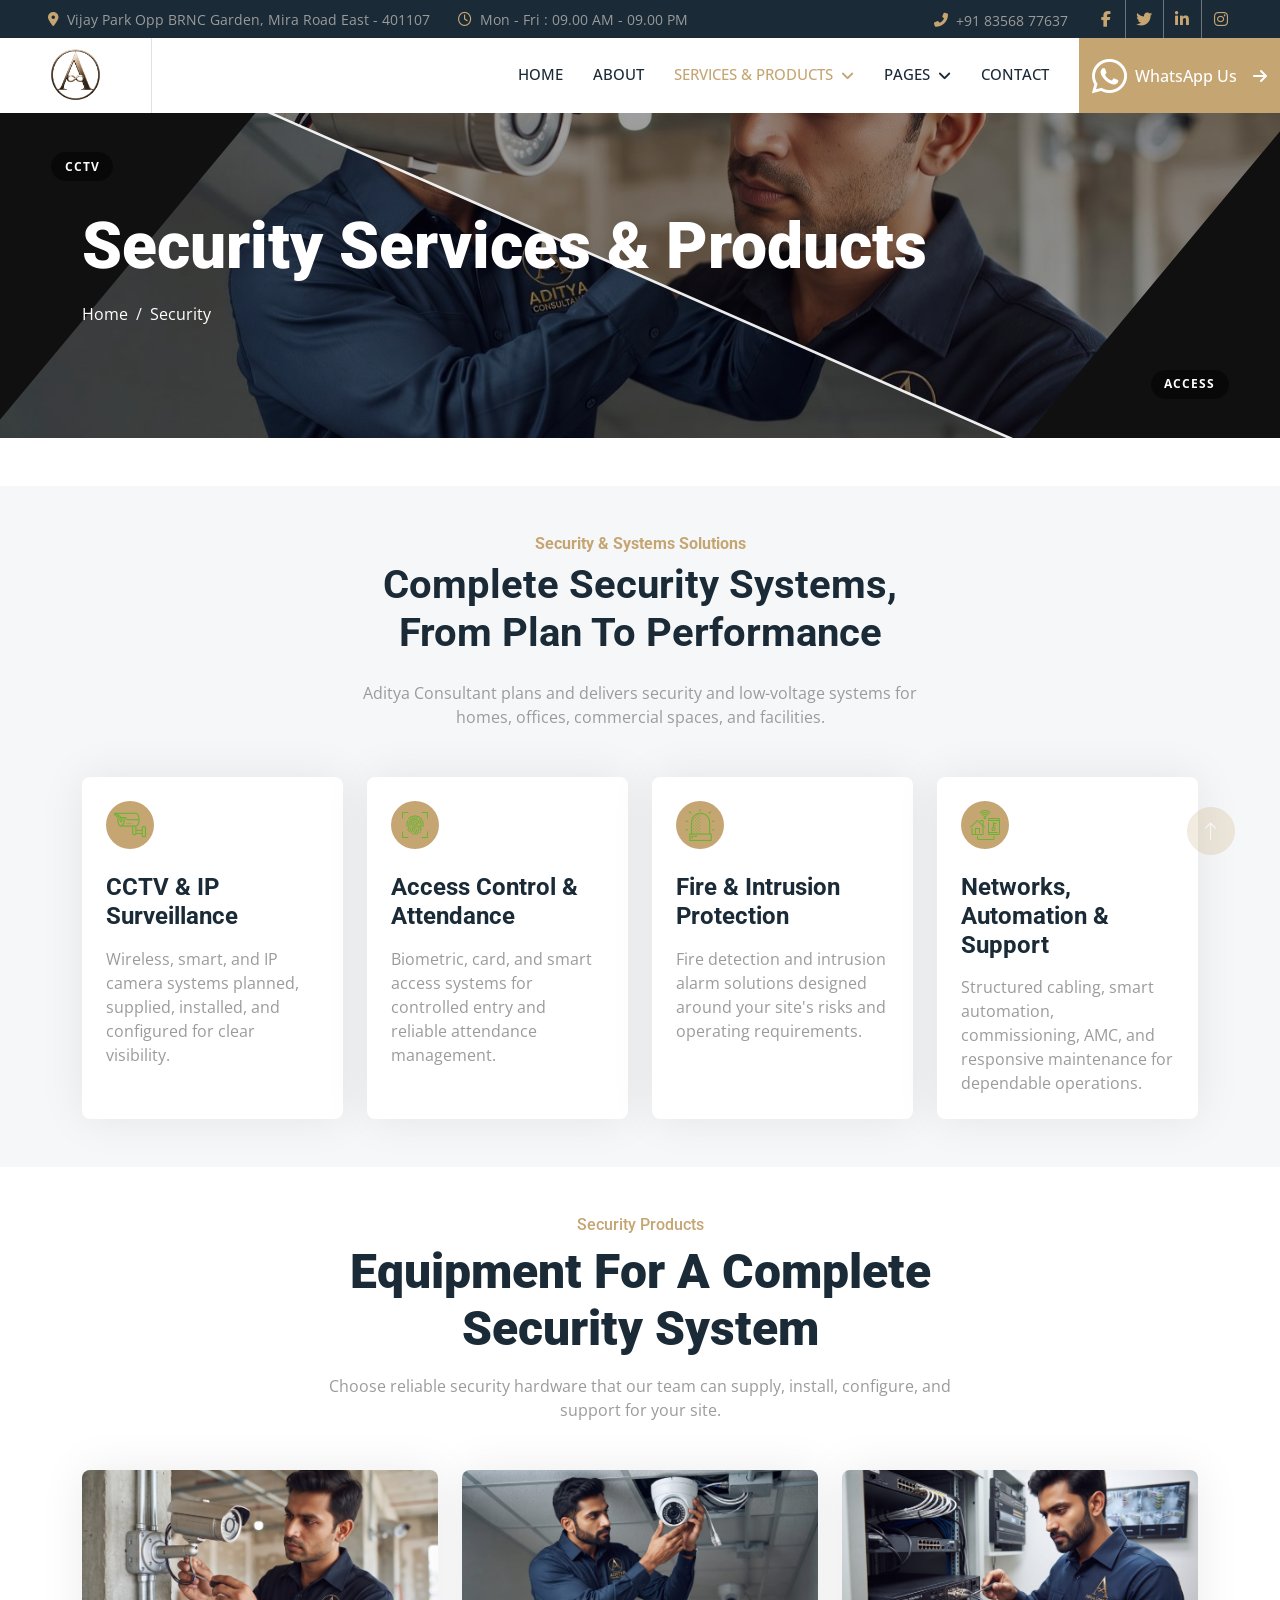
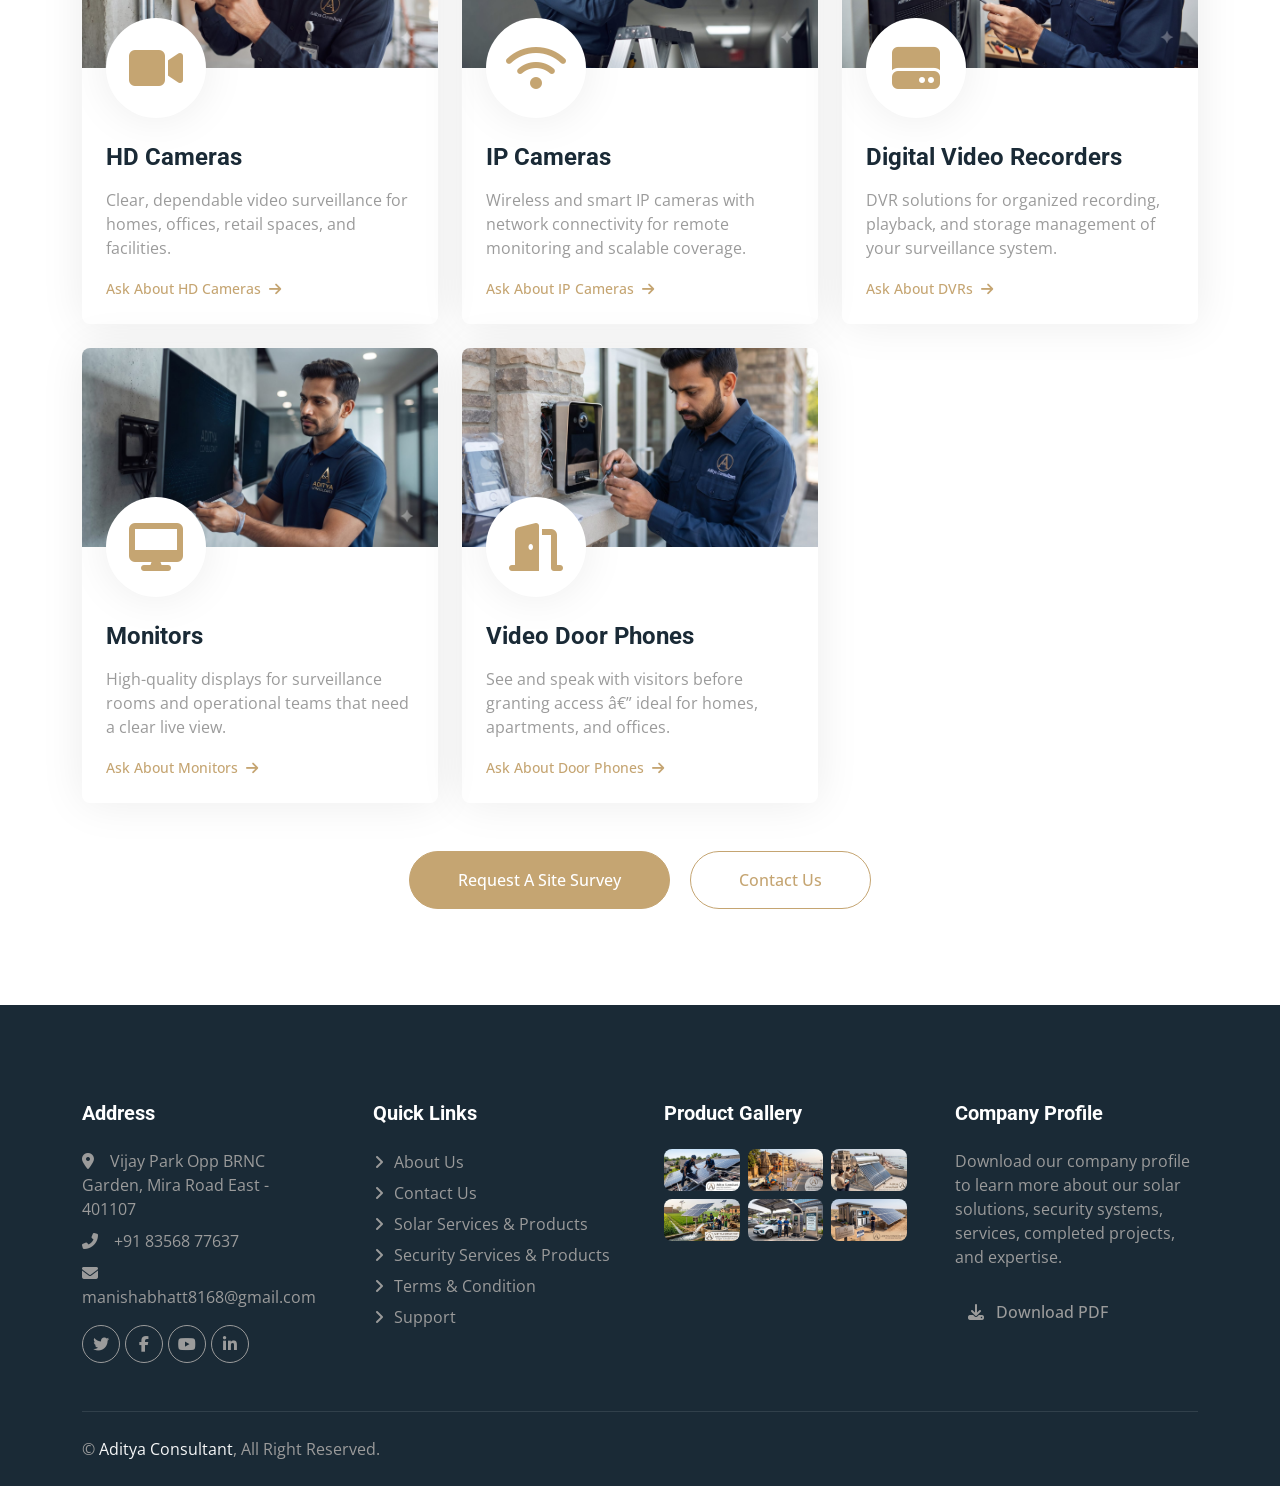
<file: security.html>
<!doctype html>
<html lang="en">
  <head>
    <meta charset="utf-8" />
    <title>Security Services & Products | Aditya Consultant</title>
    <link rel="canonical" href="https://aditya-consultant.vercel.app/security" />
    <meta content="width=device-width, initial-scale=1.0" name="viewport" />
    <meta
      content="solar energy, renewable energy, CCTV, IP cameras, access control, fire detection, Mumbai, PAN India"
      name="keywords"
    />
    <meta
      content="Aditya Consultant delivers end-to-end security systems â€” CCTV, access control, fire detection, and more across PAN India."
      name="description"
    />

    <!-- Favicon -->
    <link href="img/favicon.ico" rel="icon" />

    <!-- Google Web Fonts -->
    <link rel="preconnect" href="https://fonts.googleapis.com" />
    <link rel="preconnect" href="https://fonts.gstatic.com" crossorigin />
    <link
      href="https://fonts.googleapis.com/css2?family=Open+Sans:wght@400;500&family=Roboto:wght@500;700;900&display=swap"
      rel="stylesheet"
    />

    <!-- Icon Font Stylesheet -->
    <link
      href="https://cdnjs.cloudflare.com/ajax/libs/font-awesome/6.5.1/css/all.min.css"
      rel="stylesheet"
    />
    <link
      href="https://cdn.jsdelivr.net/npm/bootstrap-icons@1.4.1/font/bootstrap-icons.css"
      rel="stylesheet"
    />

    <!-- Libraries Stylesheet -->
    <link href="lib/animate/animate.min.css" rel="stylesheet" />
    <link href="lib/owlcarousel/assets/owl.carousel.min.css" rel="stylesheet" />
    <link href="lib/lightbox/css/lightbox.min.css" rel="stylesheet" />

    <!-- Customized Bootstrap Stylesheet -->
    <link href="css/bootstrap.min.css" rel="stylesheet" />

    <!-- Template Stylesheet -->
    <link href="css/style.css" rel="stylesheet" />
  </head>

  <body>
    <!-- Spinner Start -->
    <div
      id="spinner"
      class="show bg-white position-fixed translate-middle w-100 vh-100 top-50 start-50 d-flex align-items-center justify-content-center"
    >
      <div
        class="spinner-border text-primary"
        style="width: 3rem; height: 3rem"
        role="status"
      >
        <span class="sr-only">Loading...</span>
      </div>
    </div>
    <!-- Spinner End -->

    <!-- Topbar Start -->
    <div class="container-fluid bg-dark p-0">
      <div class="row gx-0 d-none d-lg-flex">
        <div class="col-lg-7 px-5 text-start">
          <div class="h-100 d-inline-flex align-items-center me-4">
            <small class="fa fa-map-marker-alt text-primary me-2"></small>
            <small>Vijay Park Opp BRNC Garden, Mira Road East - 401107</small>
          </div>
          <div class="h-100 d-inline-flex align-items-center">
            <small class="far fa-clock text-primary me-2"></small>
            <small>Mon - Fri : 09.00 AM - 09.00 PM</small>
          </div>
        </div>
        <div class="col-lg-5 px-5 text-end">
          <div class="h-100 d-inline-flex align-items-center me-4">
            <small class="fa fa-phone-alt text-primary me-2"></small>
            <small>+91 83568 77637</small>
          </div>
          <div class="h-100 d-inline-flex align-items-center mx-n2">
            <a
              class="btn btn-square btn-link rounded-0 border-0 border-end border-secondary"
              href=""
              ><i class="fab fa-facebook-f"></i
            ></a>
            <a
              class="btn btn-square btn-link rounded-0 border-0 border-end border-secondary"
              href=""
              ><i class="fab fa-twitter"></i
            ></a>
            <a
              class="btn btn-square btn-link rounded-0 border-0 border-end border-secondary"
              href=""
              ><i class="fab fa-linkedin-in"></i
            ></a>
            <a class="btn btn-square btn-link rounded-0" href=""
              ><i class="fab fa-instagram"></i
            ></a>
          </div>
        </div>
      </div>
    </div>
    <!-- Topbar End -->

    <!-- Navbar Start -->
    <nav class="navbar navbar-expand-lg bg-white navbar-light sticky-top p-0">
      <a
        href="index.html"
        class="navbar-brand d-flex align-items-center border-end px-4 px-lg-5"
      >
        <img
          src="img/Adity_Consultant_Logo.png"
          alt="Aditya Consultant"
          class="navbar-logo"
        />
      </a>
      <button
        type="button"
        class="navbar-toggler me-4"
        data-bs-toggle="collapse"
        data-bs-target="#navbarCollapse"
      >
        <span class="navbar-toggler-icon"></span>
      </button>
      <div class="collapse navbar-collapse" id="navbarCollapse">
        <div class="navbar-nav ms-auto p-4 p-lg-0">
          <a href="index.html" class="nav-item nav-link">Home</a>
          <a href="about.html" class="nav-item nav-link">About</a>
          <div class="nav-item dropdown">
            <a
              href="#"
              class="nav-link dropdown-toggle active"
              data-bs-toggle="dropdown"
              >Services & Products</a
            >
            <div class="dropdown-menu bg-light m-0">
              <a href="solar.html" class="dropdown-item">Solar</a>
              <a href="security.html" class="dropdown-item active">Security</a>
            </div>
          </div>
          <!--
          
              <a href="project.html" class="nav-item nav-link">Project</a>
            -->

          <div class="nav-item dropdown">
            <a
              href="#"
              class="nav-link dropdown-toggle"
              data-bs-toggle="dropdown"
              >Pages</a
            >
            <div class="dropdown-menu bg-light m-0">
              <a href="feature.html" class="dropdown-item">Feature</a>
              <a href="quote.html" class="dropdown-item">Free Quote</a>
              <a href="team.html" class="dropdown-item">Our Team</a>
              <a href="testimonial.html" class="dropdown-item">Testimonial</a>
              <!--
              <a href="404.html" class="dropdown-item">404 Page</a>
            --></div>
          </div>
          <a href="contact.html" class="nav-item nav-link">Contact</a>
        </div>
        <a
          href="https://web.whatsapp.com/send?text=Hi!&phone=918356877637"
          target="Hi!"
          class="btn btn-primary rounded-0 py-1 px-lg-6 d-none d-lg-flex align-items-center justify-content-center"
          ><i class="fa-brands fa-whatsapp fs-1 me-2"></i> WhatsApp Us<i
            class="fa fa-arrow-right ms-3"
          ></i
        ></a>
      </div>
    </nav>
    <!-- Navbar End -->

    <!-- Page Header Start -->
    <div class="container-fluid page-header py-5 mb-5">
      <div class="page-header-bg carousel-diagonal-split split-60">
        <img class="split-half split-solar" src="img/HD-Cameras.jpg" alt="" />
        <img
          class="split-half split-security"
          src="img/IP-Cameras.jpg"
          alt=""
        />
        <svg
          class="carousel-split-divider"
          viewBox="0 0 100 100"
          preserveAspectRatio="none"
          aria-hidden="true"
        >
          <line x1="21.13" y1="0" x2="78.87" y2="100" />
        </svg>
        <span class="carousel-split-label label-solar">CCTV</span>
        <span class="carousel-split-label label-security">Access</span>
      </div>
      <div class="container py-5 page-header-content">
        <h1 class="display-3 text-white mb-3 animated slideInDown">
          Security Services & Products
        </h1>
        <nav aria-label="breadcrumb animated slideInDown">
          <ol class="breadcrumb">
            <li class="breadcrumb-item">
              <a class="text-white" href="index.html">Home</a>
            </li>
            <li class="breadcrumb-item text-white active" aria-current="page">
              Security
            </li>
          </ol>
        </nav>
      </div>
    </div>
    <!-- Page Header End -->

    <!-- Security Service Start -->
    <div class="container-xxl py-5 bg-light" id="security-services">
      <div class="container">
        <div
          class="text-center mx-auto mb-5 wow fadeInUp"
          data-wow-delay="0.1s"
          style="max-width: 600px"
        >
          <h6 class="text-primary">Security & Systems Solutions</h6>
          <h1 class="mb-4">
            Complete Security Systems, From Plan To Performance
          </h1>
          <p>
            Aditya Consultant plans and delivers security and low-voltage
            systems for homes, offices, commercial spaces, and facilities.
          </p>
        </div>
        <div class="row g-4">
          <div class="col-md-6 col-lg-3 wow fadeInUp" data-wow-delay="0.1s">
            <div
              class="service-item rounded overflow-hidden h-100 bg-white p-4"
            >
              <div class="btn-lg-square bg-primary rounded-circle mb-4">
                <img class="img-fluid p-2" src="img/icon/icon-6.png" alt="" />
              </div>
              <h4 class="mb-3">CCTV & IP Surveillance</h4>
              <p class="mb-0">
                Wireless, smart, and IP camera systems planned, supplied,
                installed, and configured for clear visibility.
              </p>
            </div>
          </div>
          <div class="col-md-6 col-lg-3 wow fadeInUp" data-wow-delay="0.3s">
            <div
              class="service-item rounded overflow-hidden h-100 bg-white p-4"
            >
              <div class="btn-lg-square bg-primary rounded-circle mb-4">
                <img class="img-fluid p-2" src="img/icon/icon-8.png" alt="" />
              </div>
              <h4 class="mb-3">Access Control & Attendance</h4>
              <p class="mb-0">
                Biometric, card, and smart access systems for controlled entry
                and reliable attendance management.
              </p>
            </div>
          </div>
          <div class="col-md-6 col-lg-3 wow fadeInUp" data-wow-delay="0.5s">
            <div
              class="service-item rounded overflow-hidden h-100 bg-white p-4"
            >
              <div class="btn-lg-square bg-primary rounded-circle mb-4">
                <img class="img-fluid p-2" src="img/icon/icon-9.png" alt="" />
              </div>
              <h4 class="mb-3">Fire & Intrusion Protection</h4>
              <p class="mb-0">
                Fire detection and intrusion alarm solutions designed around
                your site's risks and operating requirements.
              </p>
            </div>
          </div>
          <div class="col-md-6 col-lg-3 wow fadeInUp" data-wow-delay="0.7s">
            <div
              class="service-item rounded overflow-hidden h-100 bg-white p-4"
            >
              <div class="btn-lg-square bg-primary rounded-circle mb-4">
                <img class="img-fluid p-2" src="img/icon/icon-3.png" alt="" />
              </div>
              <h4 class="mb-3">Networks, Automation & Support</h4>
              <p class="mb-0">
                Structured cabling, smart automation, commissioning, AMC, and
                responsive maintenance for dependable operations.
              </p>
            </div>
          </div>
        </div>
      </div>
    </div>
    <!-- Security Service End -->

    <!-- Security Products Start -->
    <div class="container-xxl py-5" id="security-products">
      <div class="container">
        <div
          class="text-center mx-auto mb-5 wow fadeInUp"
          data-wow-delay="0.1s"
          style="max-width: 680px"
        >
          <h6 class="text-primary fw-medium mb-2">Security Products</h6>
          <h1 class="display-5 mb-3">
            Equipment For A Complete Security System
          </h1>
          <p class="mb-0">
            Choose reliable security hardware that our team can supply, install,
            configure, and support for your site.
          </p>
        </div>
        <div class="row g-4">
          <div class="col-md-6 col-lg-4 wow fadeInUp" data-wow-delay="0.1s">
            <div class="service-item rounded overflow-hidden">
              <img
                class="img-fluid"
                src="img/HD-Cameras.jpg"
                alt="HD security camera"
              />
              <div class="position-relative p-4 pt-0">
                <div class="service-icon">
                  <i class="fa fa-video fa-3x"></i>
                </div>
                <h4 class="mb-3">HD Cameras</h4>
                <p>
                  Clear, dependable video surveillance for homes, offices,
                  retail spaces, and facilities.
                </p>
                <a class="small fw-medium" href="contact.html"
                  >Ask About HD Cameras<i class="fa fa-arrow-right ms-2"></i
                ></a>
              </div>
            </div>
          </div>
          <div class="col-md-6 col-lg-4 wow fadeInUp" data-wow-delay="0.3s">
            <div class="service-item rounded overflow-hidden">
              <img class="img-fluid" src="img/IP-Cameras.jpg" alt="IP camera" />
              <div class="position-relative p-4 pt-0">
                <div class="service-icon"><i class="fa fa-wifi fa-3x"></i></div>
                <h4 class="mb-3">IP Cameras</h4>
                <p>
                  Wireless and smart IP cameras with network connectivity for
                  remote monitoring and scalable coverage.
                </p>
                <a class="small fw-medium" href="contact.html"
                  >Ask About IP Cameras<i class="fa fa-arrow-right ms-2"></i
                ></a>
              </div>
            </div>
          </div>
          <div class="col-md-6 col-lg-4 wow fadeInUp" data-wow-delay="0.5s">
            <div class="service-item rounded overflow-hidden">
              <img class="img-fluid" src="img/DVR.jpg" alt="DVR" />
              <div class="position-relative p-4 pt-0">
                <div class="service-icon"><i class="fa fa-hdd fa-3x"></i></div>
                <h4 class="mb-3">Digital Video Recorders</h4>
                <p>
                  DVR solutions for organized recording, playback, and storage
                  management of your surveillance system.
                </p>
                <a class="small fw-medium" href="contact.html"
                  >Ask About DVRs<i class="fa fa-arrow-right ms-2"></i
                ></a>
              </div>
            </div>
          </div>
          <div class="col-md-6 col-lg-4 wow fadeInUp" data-wow-delay="0.1s">
            <div class="service-item rounded overflow-hidden">
              <img
                class="img-fluid"
                src="img/High-Quality-Monitors.jpg"
                alt="Monitor"
              />
              <div class="position-relative p-4 pt-0">
                <div class="service-icon">
                  <i class="fa fa-desktop fa-3x"></i>
                </div>
                <h4 class="mb-3">Monitors</h4>
                <p>
                  High-quality displays for surveillance rooms and operational
                  teams that need a clear live view.
                </p>
                <a class="small fw-medium" href="contact.html"
                  >Ask About Monitors<i class="fa fa-arrow-right ms-2"></i
                ></a>
              </div>
            </div>
          </div>
          <div class="col-md-6 col-lg-4 wow fadeInUp" data-wow-delay="0.3s">
            <div class="service-item rounded overflow-hidden">
              <img
                class="img-fluid"
                src="img/Video-Door-Phones.jpg"
                alt="Video door phone"
              />
              <div class="position-relative p-4 pt-0">
                <div class="service-icon">
                  <i class="fa fa-door-open fa-3x"></i>
                </div>
                <h4 class="mb-3">Video Door Phones</h4>
                <p>
                  See and speak with visitors before granting access â€” ideal
                  for homes, apartments, and offices.
                </p>
                <a class="small fw-medium" href="contact.html"
                  >Ask About Door Phones<i class="fa fa-arrow-right ms-2"></i
                ></a>
              </div>
            </div>
          </div>
        </div>
        <div class="text-center mt-5">
          <a
            href="quote.html"
            class="btn btn-primary rounded-pill py-3 px-5 me-3"
            >Request A Site Survey</a
          >
          <a
            href="contact.html"
            class="btn btn-outline-primary rounded-pill py-3 px-5"
            >Contact Us</a
          >
        </div>
      </div>
    </div>
    <!-- Security Products End -->

    <!-- Footer Start -->
    <div
      class="container-fluid bg-dark text-body footer mt-5 pt-5 wow fadeIn"
      data-wow-delay="0.1s"
    >
      <div class="container py-5">
        <div class="row g-5">
          <div class="col-lg-3 col-md-6">
            <h5 class="text-white mb-4">Address</h5>
            <p class="mb-2">
              <i class="fa fa-map-marker-alt me-3"></i>Vijay Park Opp BRNC Garden, Mira Road East - 401107
            </p>
            <p class="mb-2">
              <i class="fa fa-phone-alt me-3"></i>+91 83568 77637
            </p>
            <p class="mb-2">
              <i class="fa fa-envelope me-3"></i>manishabhatt8168@gmail.com
            </p>
            <div class="d-flex pt-2">
              <a class="btn btn-square btn-outline-light btn-social" href=""
                ><i class="fab fa-twitter"></i
              ></a>
              <a class="btn btn-square btn-outline-light btn-social" href=""
                ><i class="fab fa-facebook-f"></i
              ></a>
              <a class="btn btn-square btn-outline-light btn-social" href=""
                ><i class="fab fa-youtube"></i
              ></a>
              <a class="btn btn-square btn-outline-light btn-social" href=""
                ><i class="fab fa-linkedin-in"></i
              ></a>
            </div>
          </div>
          <div class="col-lg-3 col-md-6">
            <h5 class="text-white mb-4">Quick Links</h5>
            <a class="btn btn-link" href="">About Us</a>
            <a class="btn btn-link" href="">Contact Us</a>
            <a class="btn btn-link" href="solar.html"
              >Solar Services & Products</a
            >
            <a class="btn btn-link" href="security.html"
              >Security Services & Products</a
            >
            <a class="btn btn-link" href="">Terms & Condition</a>
            <a class="btn btn-link" href="">Support</a>
          </div>
          <div class="col-lg-3 col-md-6">
            <h5 class="text-white mb-4">Product Gallery</h5>
            <div class="row g-2">
              <div class="col-4">
                <img
                  class="img-fluid rounded"
                  src="img/SolarInstallation.jpg"
                  alt=""
                />
              </div>
              <div class="col-4">
                <img
                  class="img-fluid rounded"
                  src="img/SolarStreetLight.jpg"
                  alt=""
                />
              </div>
              <div class="col-4">
                <img
                  class="img-fluid rounded"
                  src="img/SolarWaterHeater.jpg"
                  alt=""
                />
              </div>
              <div class="col-4">
                <img
                  class="img-fluid rounded"
                  src="img/SolarWaterPump.jpe"
                  alt=""
                />
              </div>
              <div class="col-4">
                <img
                  class="img-fluid rounded"
                  src="img/SolarEVCarCharger.jpg"
                  alt=""
                />
              </div>
              <div class="col-4">
                <img
                  class="img-fluid rounded"
                  src="img/SolarOffGrid.jpg"
                  alt=""
                />
              </div>
            </div>
          </div>
          <div class="col-lg-3 col-md-6">
            <h5 class="text-white mb-4">Company Profile</h5>

            <p class="mb-4">
              Download our company profile to learn more about our solar
              solutions, security systems, services, completed projects, and
              expertise.
            </p>

            <a
              href="company-profile.pdf"
              target="_blank"
              class="btn btn-company-profile"
            >
              <i class="fa fa-download me-2"></i> Download PDF
            </a>
          </div>
        </div>
      </div>
      <div class="container">
        <div class="copyright">
          <div class="row">
            <div class="col-md-6 text-center text-md-start mb-3 mb-md-0">
              &copy; <a href="#">Aditya Consultant</a>, All Right Reserved.
            </div>
            <!-- <div class="col-md-6 text-center text-md-end">
              
              Designed By <a href="https://htmlcodex.com">HTML Codex</a>
              <br />Distributed By:
              <a href="https://themewagon.com" target="_blank">ThemeWagon</a>
            </div> -->
          </div>
        </div>
      </div>
    </div>
    <!-- Footer End -->

    <!-- Back to Top -->
    <a
      href="#"
      class="btn btn-lg btn-primary btn-lg-square rounded-circle back-to-top"
      ><i class="bi bi-arrow-up"></i
    ></a>

    <!-- JavaScript Libraries -->
    <script src="https://code.jquery.com/jquery-3.4.1.min.js"></script>
    <script src="https://cdn.jsdelivr.net/npm/bootstrap@5.0.0/dist/js/bootstrap.bundle.min.js"></script>
    <script src="lib/wow/wow.min.js"></script>
    <script src="lib/easing/easing.min.js"></script>
    <script src="lib/waypoints/waypoints.min.js"></script>
    <script src="lib/counterup/counterup.min.js"></script>
    <script src="lib/owlcarousel/owl.carousel.min.js"></script>
    <script src="lib/isotope/isotope.pkgd.min.js"></script>
    <script src="lib/lightbox/js/lightbox.min.js"></script>

    <!-- Template Javascript -->
    <script src="js/main.js"></script>
  </body>
</html>
</file>
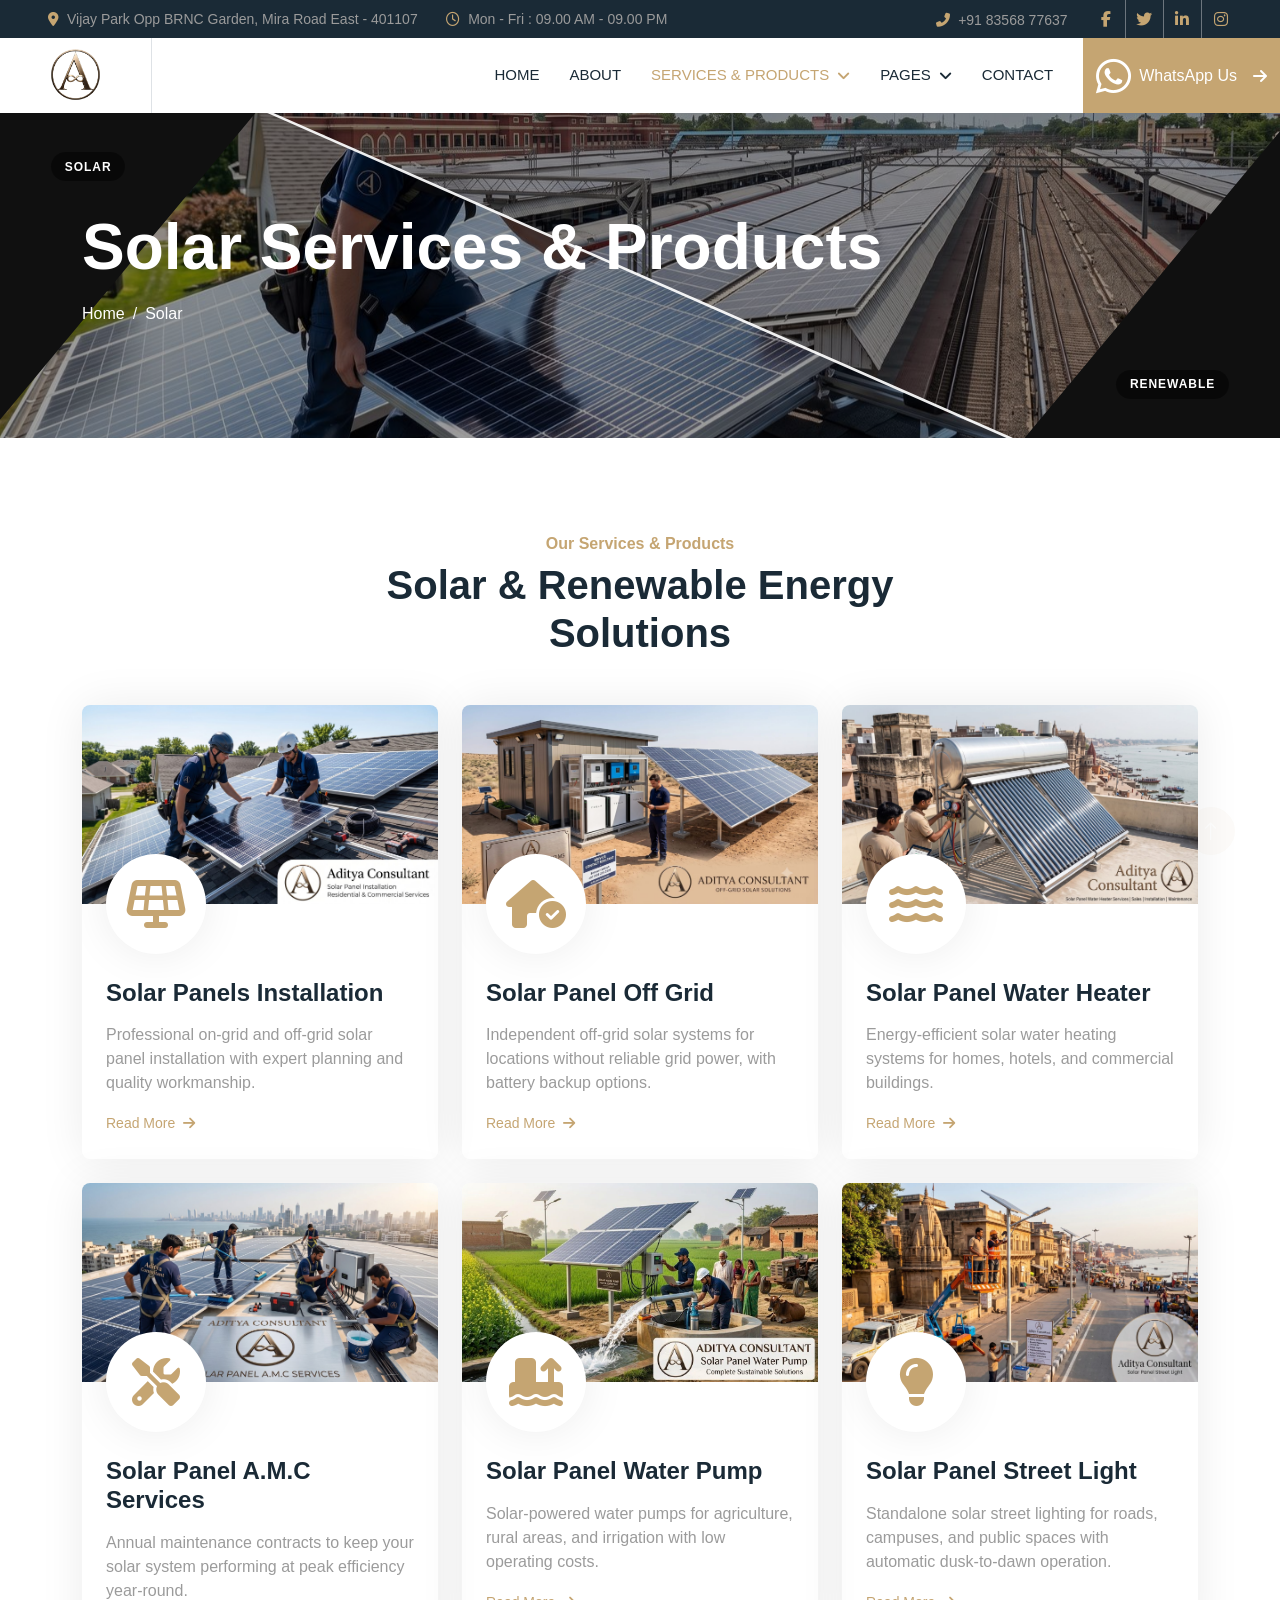
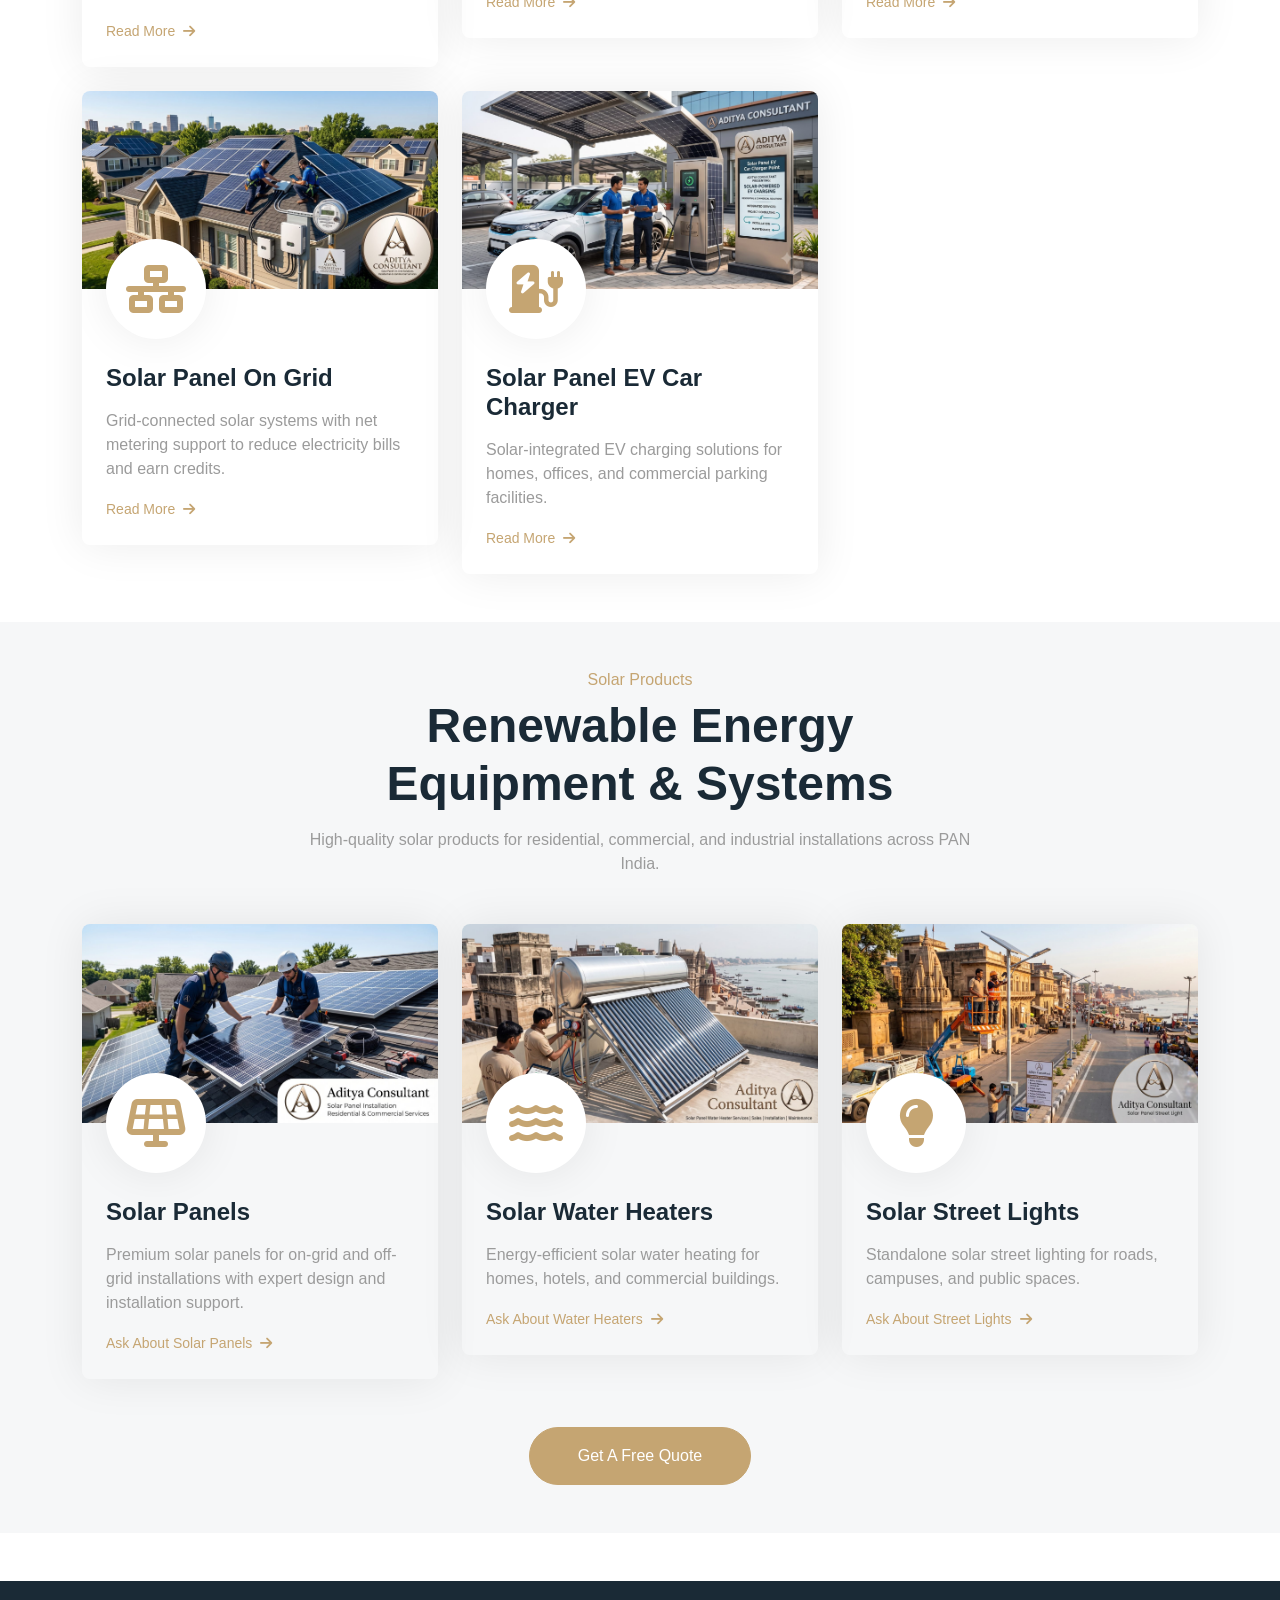
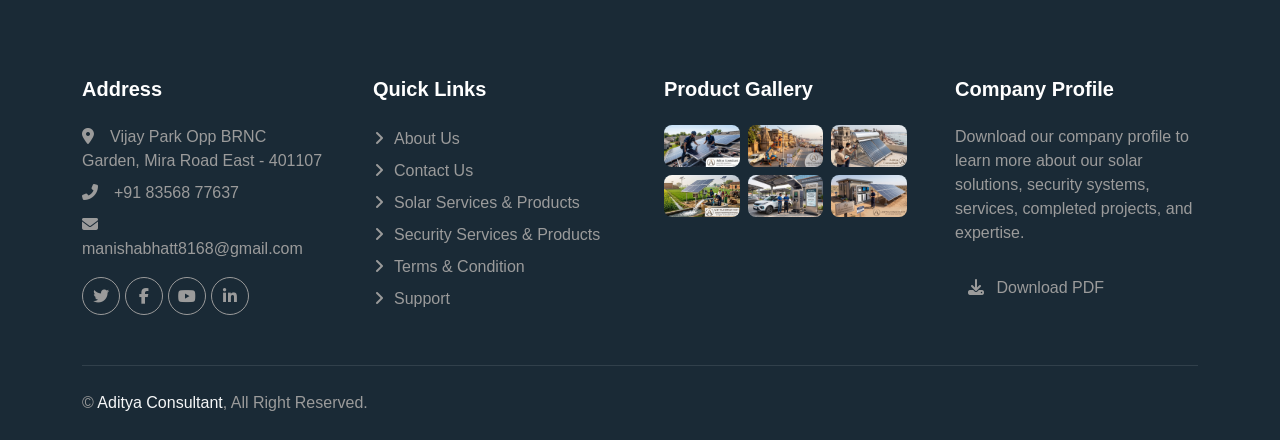
<file: service.html>
<!doctype html>
<html lang="en">
  <head>
    <meta charset="utf-8" />
    <title>Redirecting to Solar Services | Aditya Consultant</title>
    <meta http-equiv="refresh" content="0; url=solar.html" />
    <link rel="canonical" href="solar.html" />
    <script>
      window.location.replace("solar.html");
    </script>
  </head>
  <body>
    <p>
      Redirecting to <a href="solar.html">Solar Services &amp; Products</a>.
      See also <a href="security.html">Security Services &amp; Products</a>.
    </p>
  </body>
</html>
</file>
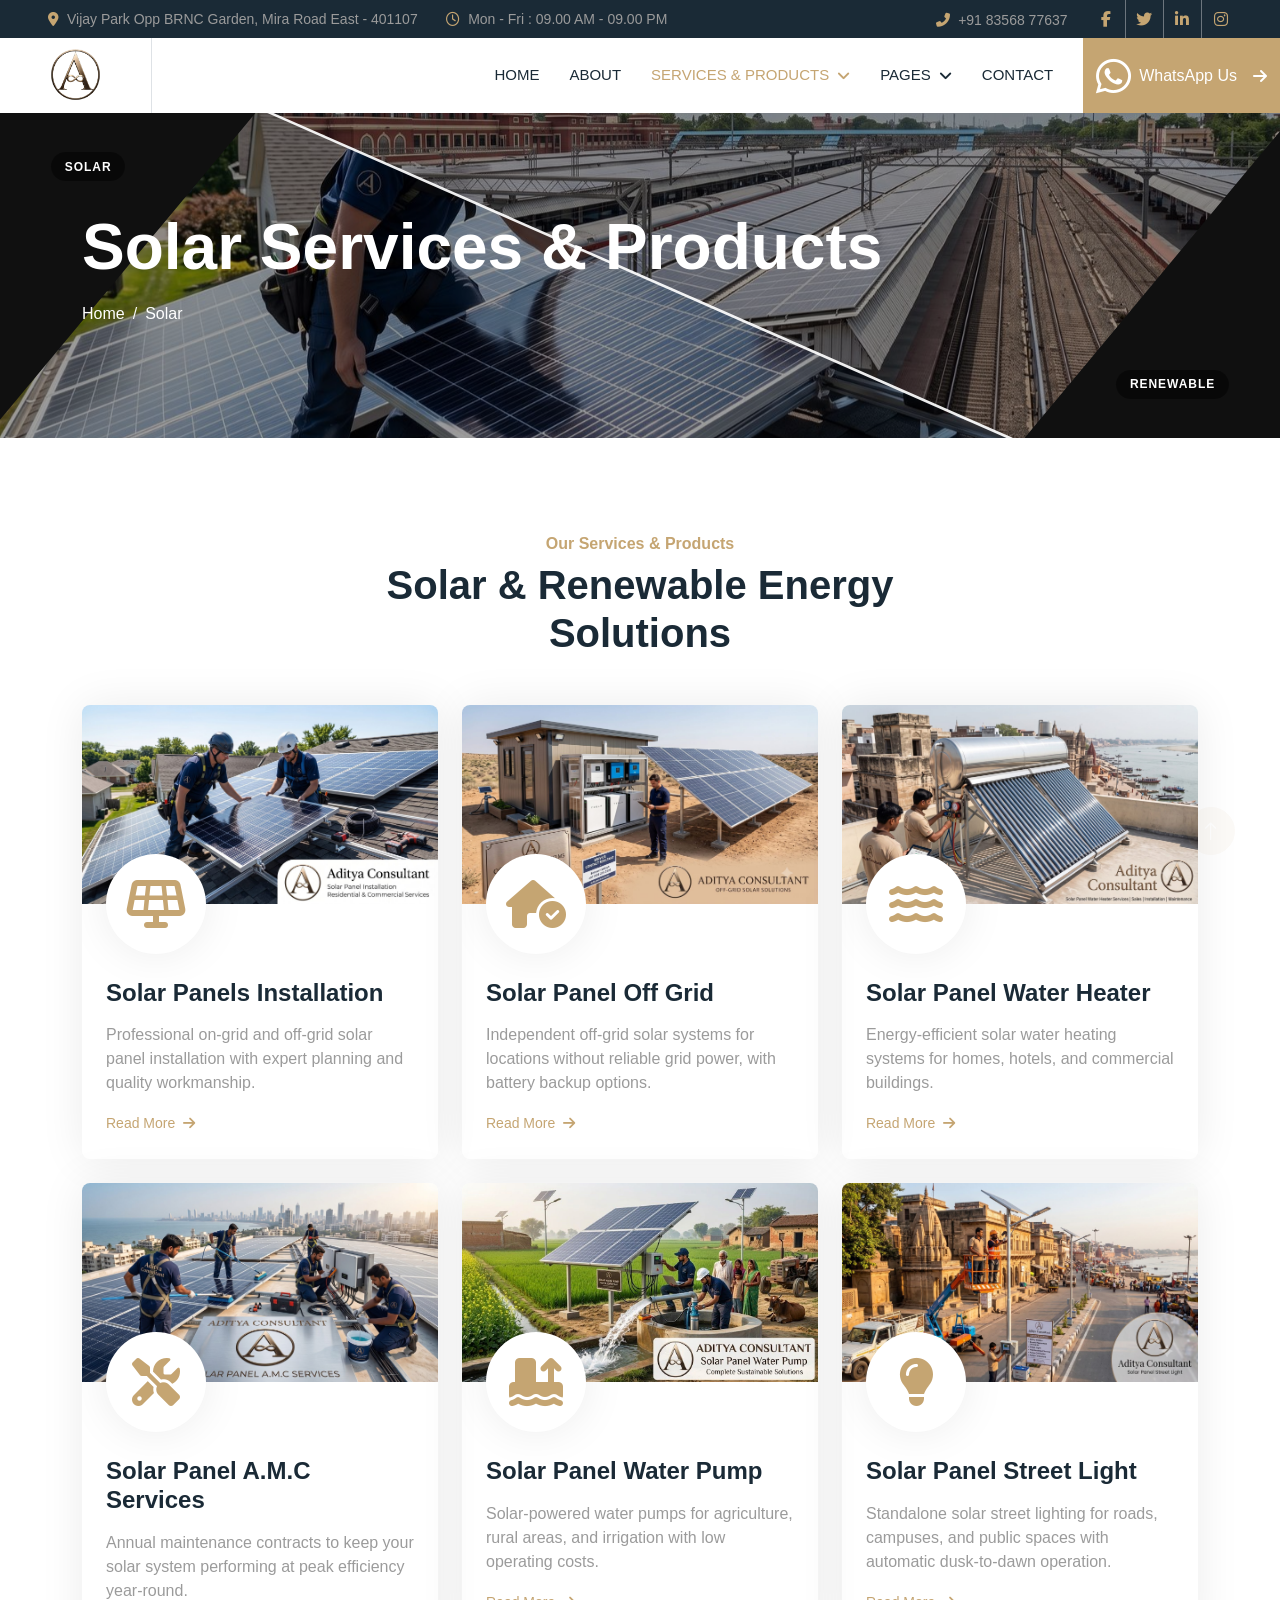
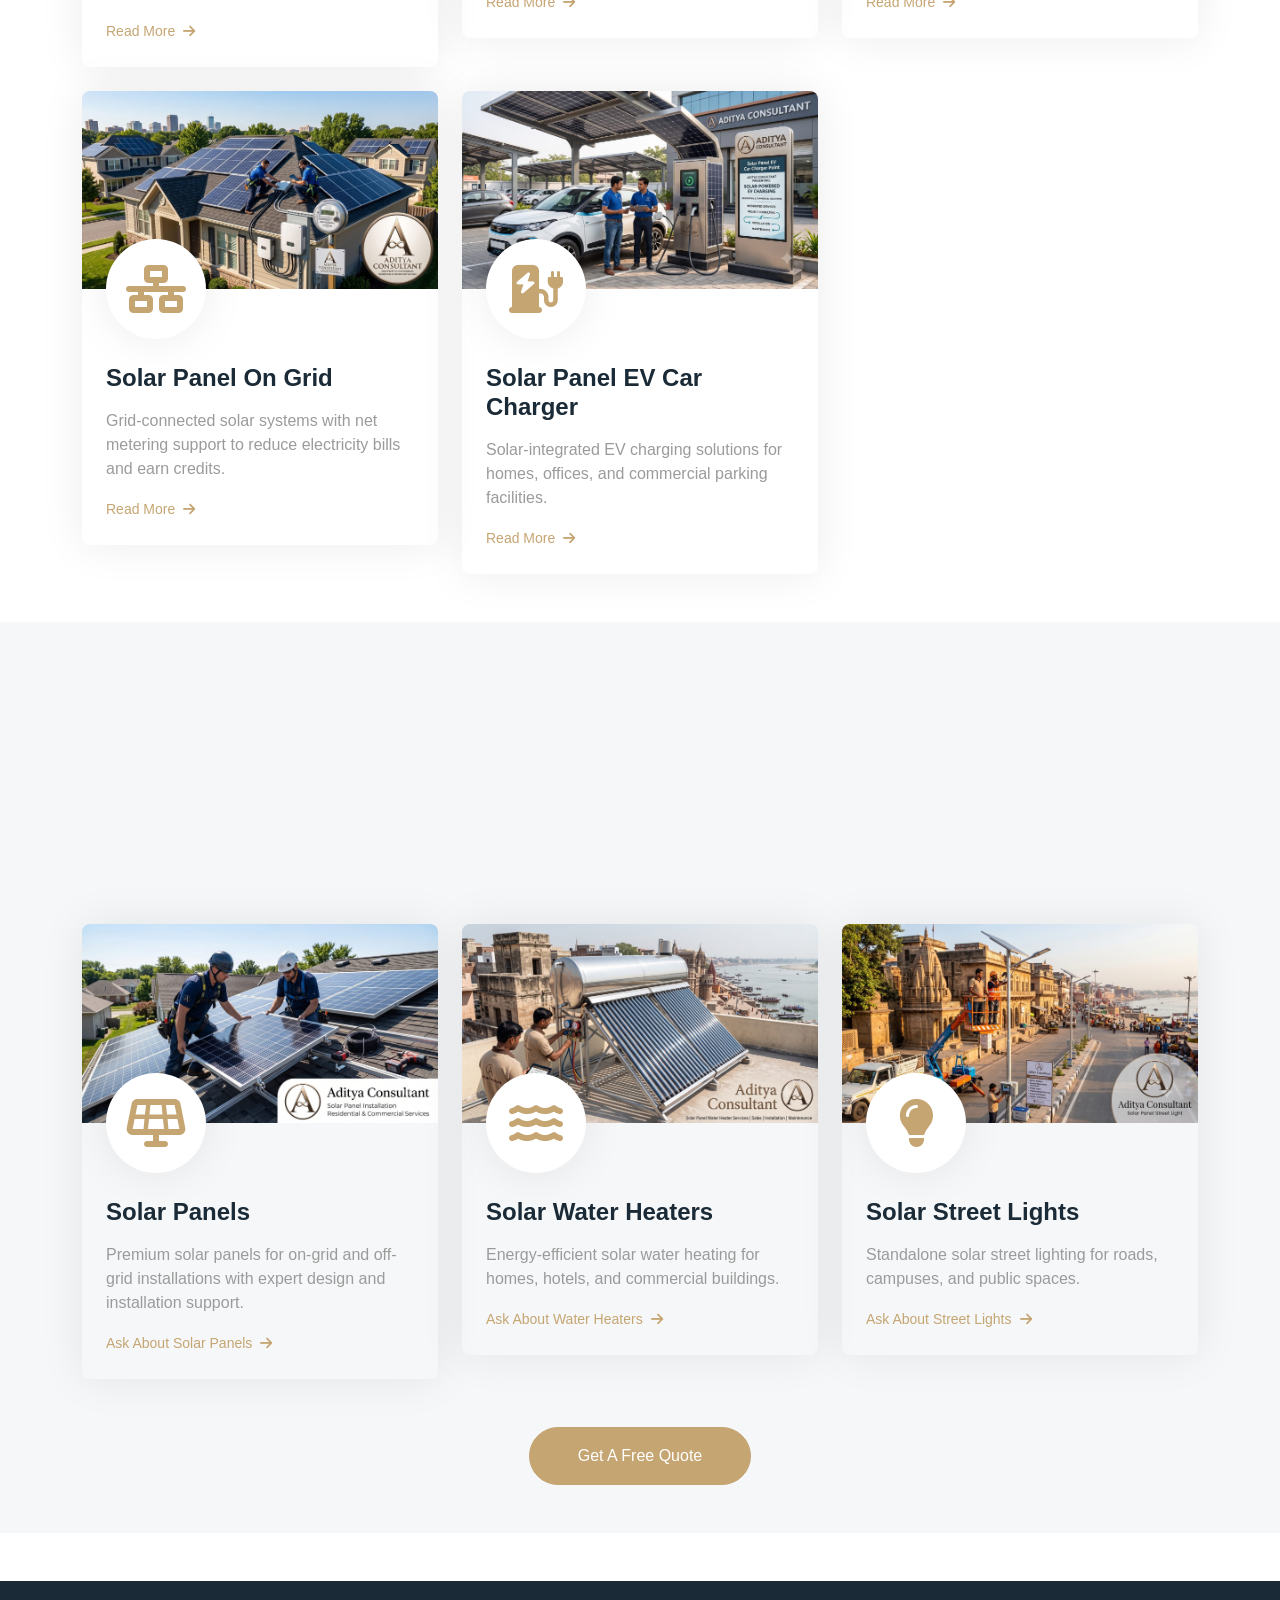
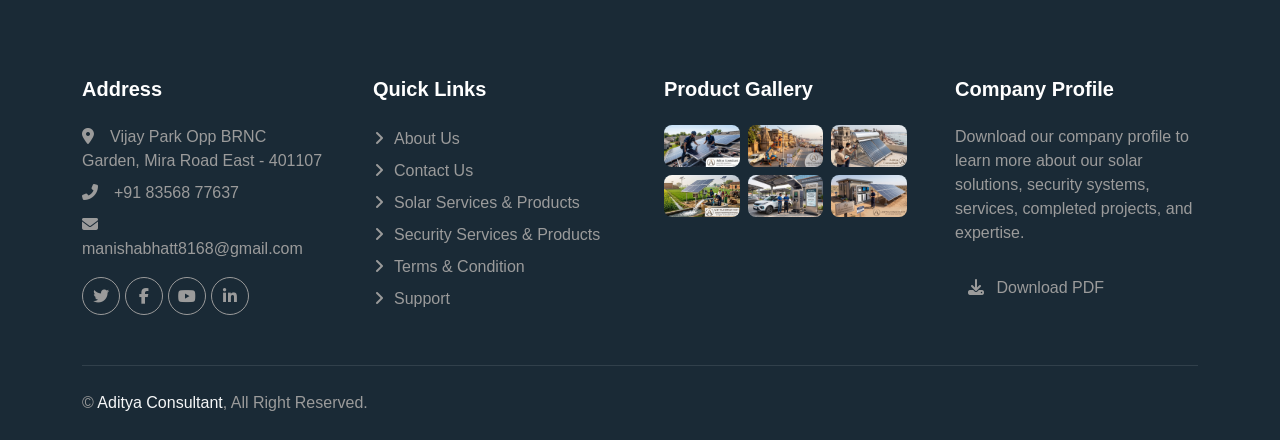
<file: solar.html>
<!doctype html>
<html lang="en">
  <head>
    <meta charset="utf-8" />
    <title>Solar Services & Products | Aditya Consultant</title>
    <link rel="canonical" href="https://aditya-consultant.vercel.app/solar" />
    <meta content="width=device-width, initial-scale=1.0" name="viewport" />
    <meta
      content="solar energy, renewable energy, CCTV, IP cameras, access control, fire detection, Mumbai, PAN India"
      name="keywords"
    />
    <meta content="Aditya Consultant delivers complete solar EPC solutions â€” from design and installation to commissioning and maintenance across PAN India." name="description" />

    <!-- Favicon -->
    <link href="img/favicon.ico" rel="icon" />

    <!-- Google Web Fonts -->
    <link rel="preconnect" href="https://fonts.googleapis.com" />
    <link rel="preconnect" href="https://fonts.gstatic.com" crossorigin />
    <link
      href="https://fonts.googleapis.com/css2?family=Nunito+Sans:wght@600;700;800&family=Source+Sans+3:wght@400;500;600&display=swap"
      rel="stylesheet"
    />

    <!-- Icon Font Stylesheet -->
    <link
      href="https://cdnjs.cloudflare.com/ajax/libs/font-awesome/6.5.1/css/all.min.css"
      rel="stylesheet"
    />
    <link
      href="https://cdn.jsdelivr.net/npm/bootstrap-icons@1.4.1/font/bootstrap-icons.css"
      rel="stylesheet"
    />

    <!-- Libraries Stylesheet -->
    <link href="lib/animate/animate.min.css" rel="stylesheet" />
    <link href="lib/owlcarousel/assets/owl.carousel.min.css" rel="stylesheet" />
    <link href="lib/lightbox/css/lightbox.min.css" rel="stylesheet" />

    <!-- Customized Bootstrap Stylesheet -->
    <link href="css/bootstrap.min.css" rel="stylesheet" />

    <!-- Template Stylesheet -->
    <link href="css/style.css" rel="stylesheet" />
  </head>

  <body>
    <!-- Spinner Start -->
    <div
      id="spinner"
      class="show bg-white position-fixed translate-middle w-100 vh-100 top-50 start-50 d-flex align-items-center justify-content-center"
    >
      <div
        class="spinner-border text-primary"
        style="width: 3rem; height: 3rem"
        role="status"
      >
        <span class="sr-only">Loading...</span>
      </div>
    </div>
    <!-- Spinner End -->

    <!-- Topbar Start -->
    <div class="container-fluid bg-dark p-0">
      <div class="row gx-0 d-none d-lg-flex">
        <div class="col-lg-7 px-5 text-start">
          <div class="h-100 d-inline-flex align-items-center me-4">
            <small class="fa fa-map-marker-alt text-primary me-2"></small>
            <small>Vijay Park Opp BRNC Garden, Mira Road East - 401107</small>
          </div>
          <div class="h-100 d-inline-flex align-items-center">
            <small class="far fa-clock text-primary me-2"></small>
            <small>Mon - Fri : 09.00 AM - 09.00 PM</small>
          </div>
        </div>
        <div class="col-lg-5 px-5 text-end">
          <div class="h-100 d-inline-flex align-items-center me-4">
            <small class="fa fa-phone-alt text-primary me-2"></small>
            <small>+91 83568 77637</small>
          </div>
          <div class="h-100 d-inline-flex align-items-center mx-n2">
            <a
              class="btn btn-square btn-link rounded-0 border-0 border-end border-secondary"
              href=""
              ><i class="fab fa-facebook-f"></i
            ></a>
            <a
              class="btn btn-square btn-link rounded-0 border-0 border-end border-secondary"
              href=""
              ><i class="fab fa-twitter"></i
            ></a>
            <a
              class="btn btn-square btn-link rounded-0 border-0 border-end border-secondary"
              href=""
              ><i class="fab fa-linkedin-in"></i
            ></a>
            <a class="btn btn-square btn-link rounded-0" href=""
              ><i class="fab fa-instagram"></i
            ></a>
          </div>
        </div>
      </div>
    </div>
    <!-- Topbar End -->

    <!-- Navbar Start -->
    <nav class="navbar navbar-expand-lg bg-white navbar-light sticky-top p-0">
      <a
        href="index.html"
        class="navbar-brand d-flex align-items-center border-end px-4 px-lg-5"
      >
        <img
          src="img/Adity_Consultant_Logo.png"
          alt="Aditya Consultant"
          class="navbar-logo"
        />
      </a>
      <button
        type="button"
        class="navbar-toggler me-4"
        data-bs-toggle="collapse"
        data-bs-target="#navbarCollapse"
      >
        <span class="navbar-toggler-icon"></span>
      </button>
      <div class="collapse navbar-collapse" id="navbarCollapse">
        <div class="navbar-nav ms-auto p-4 p-lg-0">
          <a href="index.html" class="nav-item nav-link">Home</a>
          <a href="about.html" class="nav-item nav-link">About</a>
          <div class="nav-item dropdown">
            <a
              href="#"
              class="nav-link dropdown-toggle active"
              data-bs-toggle="dropdown"
              >Services & Products</a
            >
            <div class="dropdown-menu bg-light m-0">
              <a href="solar.html" class="dropdown-item active">Solar</a>
              <a href="security.html" class="dropdown-item">Security</a>
            </div>
          </div>
          <!--
          
              <a href="project.html" class="nav-item nav-link">Project</a>
            -->

          <div class="nav-item dropdown">
            <a
              href="#"
              class="nav-link dropdown-toggle"
              data-bs-toggle="dropdown"
              >Pages</a
            >
            <div class="dropdown-menu bg-light m-0">
              <a href="feature.html" class="dropdown-item">Feature</a>
              <a href="quote.html" class="dropdown-item">Free Quote</a>
              <a href="team.html" class="dropdown-item">Our Team</a>
              <a href="testimonial.html" class="dropdown-item">Testimonial</a>
              <!--
              <a href="404.html" class="dropdown-item">404 Page</a>
            --></div>
          </div>
          <a href="contact.html" class="nav-item nav-link">Contact</a>
        </div>
        <a
          href="https://web.whatsapp.com/send?text=Hi!&phone=918356877637"
          target="Hi!"
          class="btn btn-primary rounded-0 py-1 px-lg-6 d-none d-lg-flex align-items-center justify-content-center"
          ><i class="fa-brands fa-whatsapp fs-1 me-2"></i> WhatsApp Us<i
            class="fa fa-arrow-right ms-3"
          ></i
        ></a>
      </div>
    </nav>
    <!-- Navbar End -->

    <!-- Page Header Start -->
    <div class="container-fluid page-header py-5 mb-5">
      <div class="page-header-bg carousel-diagonal-split split-60">
        <img class="split-half split-solar" src="img/Solar_Power_Railway_Station.jpg" alt="" />
        <img class="split-half split-security" src="img/SolarInstallation.jpg" alt="" />
        <svg class="carousel-split-divider" viewBox="0 0 100 100" preserveAspectRatio="none" aria-hidden="true">
          <line x1="21.13" y1="0" x2="78.87" y2="100" />
        </svg>
        <span class="carousel-split-label label-solar">Solar</span>
        <span class="carousel-split-label label-security">Renewable</span>
      </div>
      <div class="container py-5 page-header-content">
        <h1 class="display-3 text-white mb-3 animated slideInDown">
          Solar Services & Products
        </h1>
        <nav aria-label="breadcrumb animated slideInDown">
          <ol class="breadcrumb">
            <li class="breadcrumb-item">
              <a class="text-white" href="index.html">Home</a>
            </li>
            <li class="breadcrumb-item text-white active" aria-current="page">
              Solar
            </li>
          </ol>
        </nav>
      </div>
    </div>
    <!-- Page Header End -->

    <!-- Service Start -->
    <div class="container-xxl py-5">
      <div class="container">
        <div
          class="text-center mx-auto mb-5 wow fadeInUp"
          data-wow-delay="0.1s"
          style="max-width: 600px"
        >
          <h6 class="text-primary">Our Services & Products</h6>
          <h1 class="mb-4">
            Solar & Renewable Energy Solutions
          </h1>
        </div>
        <div class="row g-4">
          <div class="col-md-6 col-lg-4 wow fadeInUp" data-wow-delay="0.1s">
            <div class="service-item rounded overflow-hidden">
              <img class="img-fluid" src="img/SolarInstallation.jpg" alt="" />
              <div class="position-relative p-4 pt-0">
                <div class="service-icon">
                  <i class="fa fa-solar-panel fa-3x"></i>
                </div>
                <h4 class="mb-3">Solar Panels Installation</h4>
                <p>
                  Professional on-grid and off-grid solar panel installation
                  with expert planning and quality workmanship.
                </p>
                <a class="small fw-medium" href=""
                  >Read More<i class="fa fa-arrow-right ms-2"></i
                ></a>
              </div>
            </div>
          </div>
          <div class="col-md-6 col-lg-4 wow fadeInUp" data-wow-delay="0.3s">
            <div class="service-item rounded overflow-hidden">
              <img class="img-fluid" src="img/SolarOffGrid.jpg" alt="" />
              <div class="position-relative p-4 pt-0">
                <div class="service-icon">
                  <i class="fa fa-house-circle-check fa-3x"></i>
                </div>
                <h4 class="mb-3">Solar Panel Off Grid</h4>
                <p>
                  Independent off-grid solar systems for locations without
                  reliable grid power, with battery backup options.
                </p>
                <a class="small fw-medium" href=""
                  >Read More<i class="fa fa-arrow-right ms-2"></i
                ></a>
              </div>
            </div>
          </div>
          <div class="col-md-6 col-lg-4 wow fadeInUp" data-wow-delay="0.5s">
            <div class="service-item rounded overflow-hidden">
              <img class="img-fluid" src="img/SolarWaterHeater.jpg" alt="" />
              <div class="position-relative p-4 pt-0">
                <div class="service-icon">
                  <i class="fa fa-water fa-3x"></i>
                </div>
                <h4 class="mb-3">Solar Panel Water Heater</h4>
                <p>
                  Energy-efficient solar water heating systems for homes,
                  hotels, and commercial buildings.
                </p>
                <a class="small fw-medium" href=""
                  >Read More<i class="fa fa-arrow-right ms-2"></i
                ></a>
              </div>
            </div>
          </div>
          <div class="col-md-6 col-lg-4 wow fadeInUp" data-wow-delay="0.1s">
            <div class="service-item rounded overflow-hidden">
              <img class="img-fluid" src="img/SolarAMCServices.jpg" alt="" />
              <div class="position-relative p-4 pt-0">
                <div class="service-icon">
                  <i class="fa fa-screwdriver-wrench fa-3x"></i>
                </div>
                <h4 class="mb-3">Solar Panel A.M.C Services</h4>
                <p>
                  Annual maintenance contracts to keep your solar system
                  performing at peak efficiency year-round.
                </p>
                <a class="small fw-medium" href=""
                  >Read More<i class="fa fa-arrow-right ms-2"></i
                ></a>
              </div>
            </div>
          </div>
          <div class="col-md-6 col-lg-4 wow fadeInUp" data-wow-delay="0.3s">
            <div class="service-item rounded overflow-hidden">
              <img class="img-fluid" src="img/SolarWaterPump.jpe" alt="" />
              <div class="position-relative p-4 pt-0">
                <div class="service-icon">
                  <i class="fa fa-arrow-up-from-water-pump fa-3x"></i>
                </div>
                <h4 class="mb-3">Solar Panel Water Pump</h4>
                <p>
                  Solar-powered water pumps for agriculture, rural areas, and
                  irrigation with low operating costs.
                </p>
                <a class="small fw-medium" href=""
                  >Read More<i class="fa fa-arrow-right ms-2"></i
                ></a>
              </div>
            </div>
          </div>
          <div class="col-md-6 col-lg-4 wow fadeInUp" data-wow-delay="0.5s">
            <div class="service-item rounded overflow-hidden">
              <img class="img-fluid" src="img/SolarStreetLight.jpg" alt="" />
              <div class="position-relative p-4 pt-0">
                <div class="service-icon">
                  <i class="fa fa-lightbulb fa-3x"></i>
                </div>
                <h4 class="mb-3">Solar Panel Street Light</h4>
                <p>
                  Standalone solar street lighting for roads, campuses, and
                  public spaces with automatic dusk-to-dawn operation.
                </p>
                <a class="small fw-medium" href=""
                  >Read More<i class="fa fa-arrow-right ms-2"></i
                ></a>
              </div>
            </div>
          </div>
          <div class="col-md-6 col-lg-4 wow fadeInUp" data-wow-delay="0.5s">
            <div class="service-item rounded overflow-hidden">
              <img class="img-fluid" src="img/SolarOnGrid.jpg" alt="" />
              <div class="position-relative p-4 pt-0">
                <div class="service-icon">
                  <i class="fa fa-network-wired fa-3x"></i>
                </div>
                <h4 class="mb-3">Solar Panel On Grid</h4>
                <p>
                  Grid-connected solar systems with net metering support to
                  reduce electricity bills and earn credits.
                </p>
                <a class="small fw-medium" href=""
                  >Read More<i class="fa fa-arrow-right ms-2"></i
                ></a>
              </div>
            </div>
          </div>
          <div class="col-md-6 col-lg-4 wow fadeInUp" data-wow-delay="0.5s">
            <div class="service-item rounded overflow-hidden">
              <img class="img-fluid" src="img/SolarEVCarCharger.jpg" alt="" />
              <div class="position-relative p-4 pt-0">
                <div class="service-icon">
                  <i class="fa fa-charging-station fa-3x"></i>
                </div>
                <h4 class="mb-3">Solar Panel EV Car Charger</h4>
                <p>
                  Solar-integrated EV charging solutions for homes, offices, and
                  commercial parking facilities.
                </p>
                <a class="small fw-medium" href=""
                  >Read More<i class="fa fa-arrow-right ms-2"></i
                ></a>
              </div>
            </div>
          </div>
        </div>
      </div>
    </div>
    <!-- Service End -->

    <!-- Solar Products Start -->
    <div class="container-xxl py-5 bg-light" id="solar-products">
      <div class="container">
        <div
          class="text-center mx-auto mb-5 wow fadeInUp"
          data-wow-delay="0.1s"
          style="max-width: 680px"
        >
          <h6 class="text-primary fw-medium mb-2">Solar Products</h6>
          <h1 class="display-5 mb-3">Renewable Energy Equipment & Systems</h1>
          <p class="mb-0">
            High-quality solar products for residential, commercial, and
            industrial installations across PAN India.
          </p>
        </div>
        <div class="row g-4">
          <div class="col-md-6 col-lg-4 wow fadeInUp" data-wow-delay="0.1s">
            <div class="service-item rounded overflow-hidden">
              <img class="img-fluid" src="img/SolarInstallation.jpg" alt="" />
              <div class="position-relative p-4 pt-0">
                <div class="service-icon"><i class="fa fa-solar-panel fa-3x"></i></div>
                <h4 class="mb-3">Solar Panels</h4>
                <p>
                  Premium solar panels for on-grid and off-grid installations
                  with expert design and installation support.
                </p>
                <a class="small fw-medium" href="contact.html"
                  >Ask About Solar Panels<i class="fa fa-arrow-right ms-2"></i
                ></a>
              </div>
            </div>
          </div>
          <div class="col-md-6 col-lg-4 wow fadeInUp" data-wow-delay="0.3s">
            <div class="service-item rounded overflow-hidden">
              <img class="img-fluid" src="img/SolarWaterHeater.jpg" alt="" />
              <div class="position-relative p-4 pt-0">
                <div class="service-icon"><i class="fa fa-water fa-3x"></i></div>
                <h4 class="mb-3">Solar Water Heaters</h4>
                <p>
                  Energy-efficient solar water heating for homes, hotels, and
                  commercial buildings.
                </p>
                <a class="small fw-medium" href="contact.html"
                  >Ask About Water Heaters<i class="fa fa-arrow-right ms-2"></i
                ></a>
              </div>
            </div>
          </div>
          <div class="col-md-6 col-lg-4 wow fadeInUp" data-wow-delay="0.5s">
            <div class="service-item rounded overflow-hidden">
              <img class="img-fluid" src="img/SolarStreetLight.jpg" alt="" />
              <div class="position-relative p-4 pt-0">
                <div class="service-icon"><i class="fa fa-lightbulb fa-3x"></i></div>
                <h4 class="mb-3">Solar Street Lights</h4>
                <p>
                  Standalone solar street lighting for roads, campuses, and
                  public spaces.
                </p>
                <a class="small fw-medium" href="contact.html"
                  >Ask About Street Lights<i class="fa fa-arrow-right ms-2"></i
                ></a>
              </div>
            </div>
          </div>
        </div>
        <div class="text-center mt-5">
          <a href="quote.html" class="btn btn-primary rounded-pill py-3 px-5"
            >Get A Free Quote</a
          >
        </div>
      </div>
    </div>
    <!-- Solar Products End -->


    <!-- Footer Start -->
    <div
      class="container-fluid bg-dark text-body footer mt-5 pt-5 wow fadeIn"
      data-wow-delay="0.1s"
    >
      <div class="container py-5">
        <div class="row g-5">
          <div class="col-lg-3 col-md-6">
            <h5 class="text-white mb-4">Address</h5>
            <p class="mb-2">
              <i class="fa fa-map-marker-alt me-3"></i>Vijay Park Opp BRNC Garden, Mira Road East - 401107
            </p>
            <p class="mb-2">
              <i class="fa fa-phone-alt me-3"></i>+91 83568 77637
            </p>
            <p class="mb-2">
              <i class="fa fa-envelope me-3"></i>manishabhatt8168@gmail.com
            </p>
            <div class="d-flex pt-2">
              <a class="btn btn-square btn-outline-light btn-social" href=""
                ><i class="fab fa-twitter"></i
              ></a>
              <a class="btn btn-square btn-outline-light btn-social" href=""
                ><i class="fab fa-facebook-f"></i
              ></a>
              <a class="btn btn-square btn-outline-light btn-social" href=""
                ><i class="fab fa-youtube"></i
              ></a>
              <a class="btn btn-square btn-outline-light btn-social" href=""
                ><i class="fab fa-linkedin-in"></i
              ></a>
            </div>
          </div>
          <div class="col-lg-3 col-md-6">
            <h5 class="text-white mb-4">Quick Links</h5>
            <a class="btn btn-link" href="">About Us</a>
            <a class="btn btn-link" href="">Contact Us</a>
            <a class="btn btn-link" href="solar.html">Solar Services & Products</a>
                        <a class="btn btn-link" href="security.html">Security Services & Products</a>
            <a class="btn btn-link" href="">Terms & Condition</a>
            <a class="btn btn-link" href="">Support</a>
          </div>
          <div class="col-lg-3 col-md-6">
            <h5 class="text-white mb-4">Product Gallery</h5>
            <div class="row g-2">
              <div class="col-4">
                <img
                  class="img-fluid rounded"
                  src="img/SolarInstallation.jpg"
                  alt=""
                />
              </div>
              <div class="col-4">
                <img
                  class="img-fluid rounded"
                  src="img/SolarStreetLight.jpg"
                  alt=""
                />
              </div>
              <div class="col-4">
                <img
                  class="img-fluid rounded"
                  src="img/SolarWaterHeater.jpg"
                  alt=""
                />
              </div>
              <div class="col-4">
                <img
                  class="img-fluid rounded"
                  src="img/SolarWaterPump.jpe"
                  alt=""
                />
              </div>
              <div class="col-4">
                <img
                  class="img-fluid rounded"
                  src="img/SolarEVCarCharger.jpg"
                  alt=""
                />
              </div>
              <div class="col-4">
                <img
                  class="img-fluid rounded"
                  src="img/SolarOffGrid.jpg"
                  alt=""
                />
              </div>
            </div>
          </div>
          <div class="col-lg-3 col-md-6">
            <h5 class="text-white mb-4">Company Profile</h5>

            <p class="mb-4">
              Download our company profile to learn more about our solar solutions, security systems, services, completed projects, and expertise.
            </p>

            <a
              href="company-profile.pdf"
              target="_blank"
              class="btn btn-company-profile"
            >
              <i class="fa fa-download me-2"></i> Download PDF
            </a>
          </div>
        </div>
      </div>
      <div class="container">
        <div class="copyright">
          <div class="row">
            <div class="col-md-6 text-center text-md-start mb-3 mb-md-0">
              &copy; <a href="#">Aditya Consultant</a>, All Right Reserved.
            </div>
            <!-- <div class="col-md-6 text-center text-md-end">
              
              Designed By <a href="https://htmlcodex.com">HTML Codex</a>
              <br />Distributed By:
              <a href="https://themewagon.com" target="_blank">ThemeWagon</a>
            </div> -->
          </div>
        </div>
      </div>
    </div>
    <!-- Footer End -->

    <!-- Back to Top -->
    <a
      href="#"
      class="btn btn-lg btn-primary btn-lg-square rounded-circle back-to-top"
      ><i class="bi bi-arrow-up"></i
    ></a>

    <!-- JavaScript Libraries -->
    <script src="https://code.jquery.com/jquery-3.4.1.min.js"></script>
    <script src="https://cdn.jsdelivr.net/npm/bootstrap@5.0.0/dist/js/bootstrap.bundle.min.js"></script>
    <script src="lib/wow/wow.min.js"></script>
    <script src="lib/easing/easing.min.js"></script>
    <script src="lib/waypoints/waypoints.min.js"></script>
    <script src="lib/counterup/counterup.min.js"></script>
    <script src="lib/owlcarousel/owl.carousel.min.js"></script>
    <script src="lib/isotope/isotope.pkgd.min.js"></script>
    <script src="lib/lightbox/js/lightbox.min.js"></script>

    <!-- Template Javascript -->
    <script src="js/main.js"></script>
  </body>
</html>
</file>
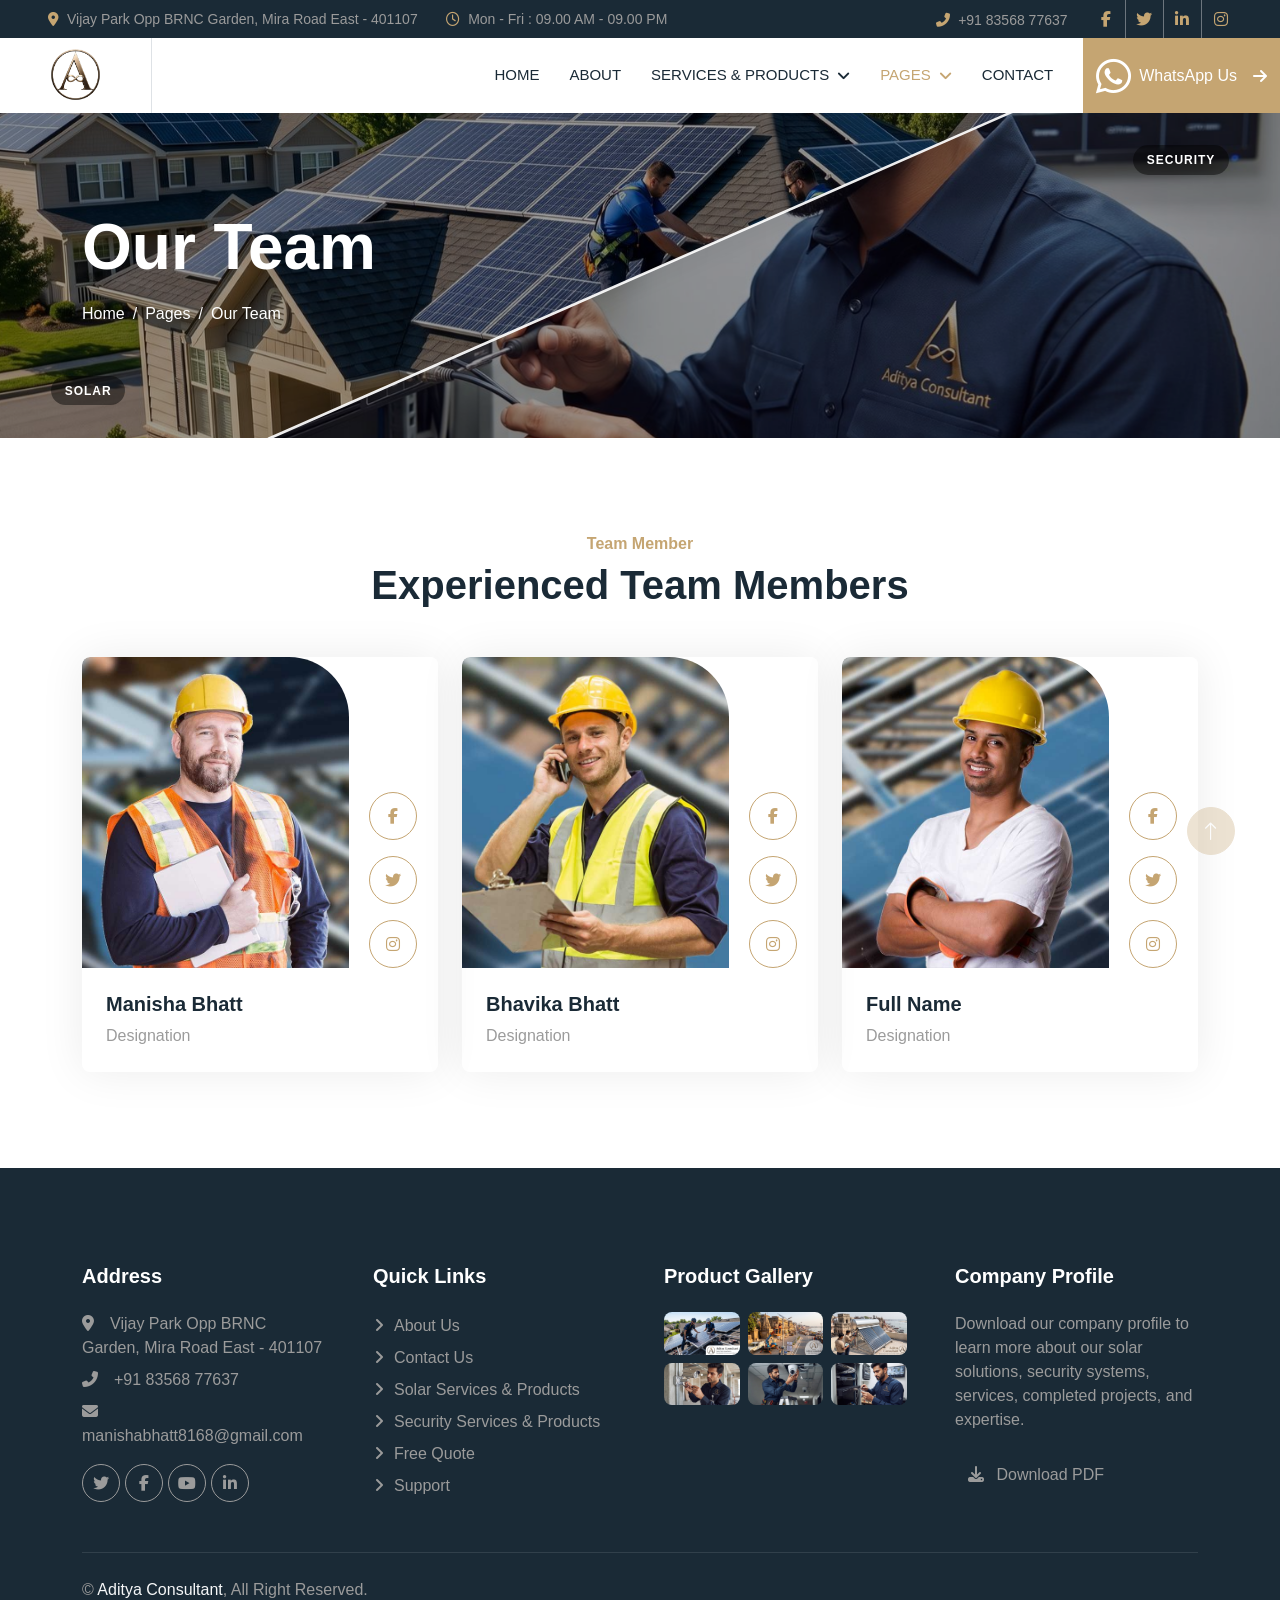
<file: team.html>
<!doctype html>
<html lang="en">
  <head>
    <meta charset="utf-8" />
    <title>Aditya Consultant | Solar Energy & Security Systems</title>
    <link rel="canonical" href="https://aditya-consultant.vercel.app/team" />
    <meta content="width=device-width, initial-scale=1.0" name="viewport" />
    <meta
      content="solar energy, renewable energy, CCTV, IP cameras, access control, fire detection, Mumbai, PAN India"
      name="keywords"
    />
    <meta
      content="Aditya Consultant delivers complete solar EPC solutions and end-to-end security systems â€” from design and installation to commissioning and maintenance across PAN India."
      name="description"
    />

    <!-- Favicon -->
    <link href="img/favicon.ico" rel="icon" />

    <!-- Google Web Fonts -->
    <link rel="preconnect" href="https://fonts.googleapis.com" />
    <link rel="preconnect" href="https://fonts.gstatic.com" crossorigin />
    <link
      href="https://fonts.googleapis.com/css2?family=Nunito+Sans:wght@600;700;800&family=Source+Sans+3:wght@400;500;600&display=swap"
      rel="stylesheet"
    />

    <!-- Icon Font Stylesheet -->
    <link
      href="https://cdnjs.cloudflare.com/ajax/libs/font-awesome/6.5.1/css/all.min.css"
      rel="stylesheet"
    />
    <link
      href="https://cdn.jsdelivr.net/npm/bootstrap-icons@1.4.1/font/bootstrap-icons.css"
      rel="stylesheet"
    />

    <!-- Libraries Stylesheet -->
    <link href="lib/animate/animate.min.css" rel="stylesheet" />
    <link href="lib/owlcarousel/assets/owl.carousel.min.css" rel="stylesheet" />
    <link href="lib/lightbox/css/lightbox.min.css" rel="stylesheet" />

    <!-- Customized Bootstrap Stylesheet -->
    <link href="css/bootstrap.min.css" rel="stylesheet" />

    <!-- Template Stylesheet -->
    <link href="css/style.css" rel="stylesheet" />
  </head>

  <body>
    <!-- Spinner Start -->
    <div
      id="spinner"
      class="show bg-white position-fixed translate-middle w-100 vh-100 top-50 start-50 d-flex align-items-center justify-content-center"
    >
      <div
        class="spinner-border text-primary"
        style="width: 3rem; height: 3rem"
        role="status"
      >
        <span class="sr-only">Loading...</span>
      </div>
    </div>
    <!-- Spinner End -->

    <!-- Topbar Start -->
    <div class="container-fluid bg-dark p-0">
      <div class="row gx-0 d-none d-lg-flex">
        <div class="col-lg-7 px-5 text-start">
          <div class="h-100 d-inline-flex align-items-center me-4">
            <small class="fa fa-map-marker-alt text-primary me-2"></small>
            <small>Vijay Park Opp BRNC Garden, Mira Road East - 401107</small>
          </div>
          <div class="h-100 d-inline-flex align-items-center">
            <small class="far fa-clock text-primary me-2"></small>
            <small>Mon - Fri : 09.00 AM - 09.00 PM</small>
          </div>
        </div>
        <div class="col-lg-5 px-5 text-end">
          <div class="h-100 d-inline-flex align-items-center me-4">
            <small class="fa fa-phone-alt text-primary me-2"></small>
            <small>+91 83568 77637</small>
          </div>
          <div class="h-100 d-inline-flex align-items-center mx-n2">
            <a
              class="btn btn-square btn-link rounded-0 border-0 border-end border-secondary"
              href=""
              ><i class="fab fa-facebook-f"></i
            ></a>
            <a
              class="btn btn-square btn-link rounded-0 border-0 border-end border-secondary"
              href=""
              ><i class="fab fa-twitter"></i
            ></a>
            <a
              class="btn btn-square btn-link rounded-0 border-0 border-end border-secondary"
              href=""
              ><i class="fab fa-linkedin-in"></i
            ></a>
            <a class="btn btn-square btn-link rounded-0" href=""
              ><i class="fab fa-instagram"></i
            ></a>
          </div>
        </div>
      </div>
    </div>
    <!-- Topbar End -->

    <!-- Navbar Start -->
    <nav class="navbar navbar-expand-lg bg-white navbar-light sticky-top p-0">
      <a
        href="index.html"
        class="navbar-brand d-flex align-items-center border-end px-4 px-lg-5"
      >
        <img
          src="img/Adity_Consultant_Logo.png"
          alt="Aditya Consultant"
          class="navbar-logo"
        />
      </a>
      <button
        type="button"
        class="navbar-toggler me-4"
        data-bs-toggle="collapse"
        data-bs-target="#navbarCollapse"
      >
        <span class="navbar-toggler-icon"></span>
      </button>
      <div class="collapse navbar-collapse" id="navbarCollapse">
        <div class="navbar-nav ms-auto p-4 p-lg-0">
          <a href="index.html" class="nav-item nav-link">Home</a>
          <a href="about.html" class="nav-item nav-link">About</a>
          <div class="nav-item dropdown">
            <a
              href="#"
              class="nav-link dropdown-toggle"
              data-bs-toggle="dropdown"
              >Services & Products</a
            >
            <div class="dropdown-menu bg-light m-0">
              <a href="solar.html" class="dropdown-item">Solar</a>
              <a href="security.html" class="dropdown-item">Security</a>
            </div>
          </div>
          <!--
              <a href="project.html" class="nav-item nav-link">Project</a>
            -->
          <div class="nav-item dropdown">
            <a
              href="#"
              class="nav-link dropdown-toggle active"
              data-bs-toggle="dropdown"
              >Pages</a
            >
            <div class="dropdown-menu bg-light m-0">
              <a href="feature.html" class="dropdown-item">Feature</a>
              <a href="quote.html" class="dropdown-item">Free Quote</a>
              <a href="team.html" class="dropdown-item active">Our Team</a>
              <a href="testimonial.html" class="dropdown-item">Testimonial</a>
              <!--
              <a href="404.html" class="dropdown-item">404 Page</a>
            --></div>
          </div>
          <a href="contact.html" class="nav-item nav-link">Contact</a>
        </div>
        <a
          href="https://web.whatsapp.com/send?text=Hi!&phone=918356877637"
          target="Hi!"
          class="btn btn-primary rounded-0 py-1 px-lg-6 d-none d-lg-flex align-items-center justify-content-center"
          ><i class="fa-brands fa-whatsapp fs-1 me-2"></i> WhatsApp Us<i
            class="fa fa-arrow-right ms-3"
          ></i
        ></a>
      </div>
    </nav>
    <!-- Navbar End -->

    <!-- Page Header Start -->
    <div class="container-fluid page-header py-5 mb-5">
            <div class="page-header-bg carousel-diagonal-split split-120">
        <img class="split-half split-solar" src="img/SolarOnGrid.jpg" alt="Solar energy" />
        <img class="split-half split-security" src="img/DVR.jpg" alt="Security systems" />
        <svg class="carousel-split-divider" viewBox="0 0 100 100" preserveAspectRatio="none" aria-hidden="true">
          <line x1="78.87" y1="0" x2="21.13" y2="100" />
        </svg>
        <span class="carousel-split-label label-solar">Solar</span>
        <span class="carousel-split-label label-security">Security</span>
      </div>
      <div class="container py-5 page-header-content">
        <h1 class="display-3 text-white mb-3 animated slideInDown">Our Team</h1>
        <nav aria-label="breadcrumb animated slideInDown">
          <ol class="breadcrumb">
            <li class="breadcrumb-item">
              <a class="text-white" href="index.html">Home</a>
            </li>
            <li class="breadcrumb-item">
              <a class="text-white" href="#">Pages</a>
            </li>
            <li class="breadcrumb-item text-white active" aria-current="page">
              Our Team
            </li>
          </ol>
        </nav>
      </div>
    </div>
    <!-- Page Header End -->

    <!-- Team Start -->
    <div class="container-xxl py-5">
      <div class="container">
        <div
          class="text-center mx-auto mb-5 wow fadeInUp"
          data-wow-delay="0.1s"
          style="max-width: 600px"
        >
          <h6 class="text-primary">Team Member</h6>
          <h1 class="mb-4">Experienced Team Members</h1>
        </div>
        <div class="row g-4">
          <div class="col-lg-4 col-md-6 wow fadeInUp" data-wow-delay="0.1s">
            <div class="team-item rounded overflow-hidden">
              <div class="d-flex">
                <img class="img-fluid w-75" src="img/team-1.jpg" alt="" />
                <div class="team-social w-25">
                  <a
                    class="btn btn-lg-square btn-outline-primary rounded-circle mt-3"
                    href=""
                    ><i class="fab fa-facebook-f"></i
                  ></a>
                  <a
                    class="btn btn-lg-square btn-outline-primary rounded-circle mt-3"
                    href=""
                    ><i class="fab fa-twitter"></i
                  ></a>
                  <a
                    class="btn btn-lg-square btn-outline-primary rounded-circle mt-3"
                    href=""
                    ><i class="fab fa-instagram"></i
                  ></a>
                </div>
              </div>
              <div class="p-4">
                <h5>Manisha Bhatt</h5>
                <span>Designation</span>
              </div>
            </div>
          </div>
          <div class="col-lg-4 col-md-6 wow fadeInUp" data-wow-delay="0.3s">
            <div class="team-item rounded overflow-hidden">
              <div class="d-flex">
                <img class="img-fluid w-75" src="img/team-2.jpg" alt="" />
                <div class="team-social w-25">
                  <a
                    class="btn btn-lg-square btn-outline-primary rounded-circle mt-3"
                    href=""
                    ><i class="fab fa-facebook-f"></i
                  ></a>
                  <a
                    class="btn btn-lg-square btn-outline-primary rounded-circle mt-3"
                    href=""
                    ><i class="fab fa-twitter"></i
                  ></a>
                  <a
                    class="btn btn-lg-square btn-outline-primary rounded-circle mt-3"
                    href=""
                    ><i class="fab fa-instagram"></i
                  ></a>
                </div>
              </div>
              <div class="p-4">
                <h5>Bhavika Bhatt</h5>
                <span>Designation</span>
              </div>
            </div>
          </div>
          <div class="col-lg-4 col-md-6 wow fadeInUp" data-wow-delay="0.5s">
            <div class="team-item rounded overflow-hidden">
              <div class="d-flex">
                <img class="img-fluid w-75" src="img/team-3.jpg" alt="" />
                <div class="team-social w-25">
                  <a
                    class="btn btn-lg-square btn-outline-primary rounded-circle mt-3"
                    href=""
                    ><i class="fab fa-facebook-f"></i
                  ></a>
                  <a
                    class="btn btn-lg-square btn-outline-primary rounded-circle mt-3"
                    href=""
                    ><i class="fab fa-twitter"></i
                  ></a>
                  <a
                    class="btn btn-lg-square btn-outline-primary rounded-circle mt-3"
                    href=""
                    ><i class="fab fa-instagram"></i
                  ></a>
                </div>
              </div>
              <div class="p-4">
                <h5>Full Name</h5>
                <span>Designation</span>
              </div>
            </div>
          </div>
        </div>
      </div>
    </div>
    <!-- Team End -->

    <!-- Footer Start -->
    <div
      class="container-fluid bg-dark text-body footer mt-5 pt-5 wow fadeIn"
      data-wow-delay="0.1s"
    >
      <div class="container py-5">
        <div class="row g-5">
          <div class="col-lg-3 col-md-6">
            <h5 class="text-white mb-4">Address</h5>
            <p class="mb-2">
              <i class="fa fa-map-marker-alt me-3"></i>Vijay Park Opp BRNC Garden, Mira Road East - 401107
            </p>
            <p class="mb-2">
              <i class="fa fa-phone-alt me-3"></i>+91 83568 77637
            </p>
            <p class="mb-2">
              <i class="fa fa-envelope me-3"></i>manishabhatt8168@gmail.com
            </p>
            <div class="d-flex pt-2">
              <a class="btn btn-square btn-outline-light btn-social" href=""
                ><i class="fab fa-twitter"></i
              ></a>
              <a class="btn btn-square btn-outline-light btn-social" href=""
                ><i class="fab fa-facebook-f"></i
              ></a>
              <a class="btn btn-square btn-outline-light btn-social" href=""
                ><i class="fab fa-youtube"></i
              ></a>
              <a class="btn btn-square btn-outline-light btn-social" href=""
                ><i class="fab fa-linkedin-in"></i
              ></a>
            </div>
          </div>
          <div class="col-lg-3 col-md-6">
            <h5 class="text-white mb-4">Quick Links</h5>
            <a class="btn btn-link" href="about.html">About Us</a>
            <a class="btn btn-link" href="contact.html">Contact Us</a>
            <a class="btn btn-link" href="solar.html">Solar Services & Products</a>
            <a class="btn btn-link" href="security.html">Security Services & Products</a>
            <a class="btn btn-link" href="quote.html">Free Quote</a>
            <a class="btn btn-link" href="contact.html">Support</a>
          </div>
          <div class="col-lg-3 col-md-6">
            <h5 class="text-white mb-4">Product Gallery</h5>
            <div class="row g-2">
              <div class="col-4">
                <img
                  class="img-fluid rounded"
                  src="img/SolarInstallation.jpg"
                  alt="Solar installation"
                />
              </div>
              <div class="col-4">
                <img
                  class="img-fluid rounded"
                  src="img/SolarStreetLight.jpg"
                  alt="Solar street light"
                />
              </div>
              <div class="col-4">
                <img
                  class="img-fluid rounded"
                  src="img/SolarWaterHeater.jpg"
                  alt="Solar water heater"
                />
              </div>
              <div class="col-4">
                <img
                  class="img-fluid rounded"
                  src="img/HD-Cameras.jpg"
                  alt="HD security camera"
                />
              </div>
              <div class="col-4">
                <img
                  class="img-fluid rounded"
                  src="img/IP-Cameras.jpg"
                  alt="IP security camera"
                />
              </div>
              <div class="col-4">
                <img
                  class="img-fluid rounded"
                  src="img/DVR.jpg"
                  alt="Digital video recorder"
                />
              </div>
            </div>
          </div>
          <div class="col-lg-3 col-md-6">
            <h5 class="text-white mb-4">Company Profile</h5>

            <p class="mb-4">
              Download our company profile to learn more about our solar
              solutions, security systems, services, completed projects, and
              expertise.
            </p>

            <a
              href="company-profile.pdf"
              target="_blank"
              class="btn btn-company-profile"
            >
              <i class="fa fa-download me-2"></i> Download PDF
            </a>
          </div>
        </div>
      </div>
      <div class="container">
        <div class="copyright">
          <div class="row">
            <div class="col-md-6 text-center text-md-start mb-3 mb-md-0">
              &copy; <a href="#">Aditya Consultant</a>, All Right Reserved.
            </div>
          </div>
        </div>
      </div>
    </div>
    <!-- Footer End -->

    <!-- Back to Top -->
    <a
      href="#"
      class="btn btn-lg btn-primary btn-lg-square rounded-circle back-to-top"
      ><i class="bi bi-arrow-up"></i
    ></a>

    <!-- JavaScript Libraries -->
    <script src="https://code.jquery.com/jquery-3.4.1.min.js"></script>
    <script src="https://cdn.jsdelivr.net/npm/bootstrap@5.0.0/dist/js/bootstrap.bundle.min.js"></script>
    <script src="lib/wow/wow.min.js"></script>
    <script src="lib/easing/easing.min.js"></script>
    <script src="lib/waypoints/waypoints.min.js"></script>
    <script src="lib/counterup/counterup.min.js"></script>
    <script src="lib/owlcarousel/owl.carousel.min.js"></script>
    <script src="lib/isotope/isotope.pkgd.min.js"></script>
    <script src="lib/lightbox/js/lightbox.min.js"></script>

    <!-- Template Javascript -->
    <script src="js/main.js"></script>
  </body>
</html>
</file>
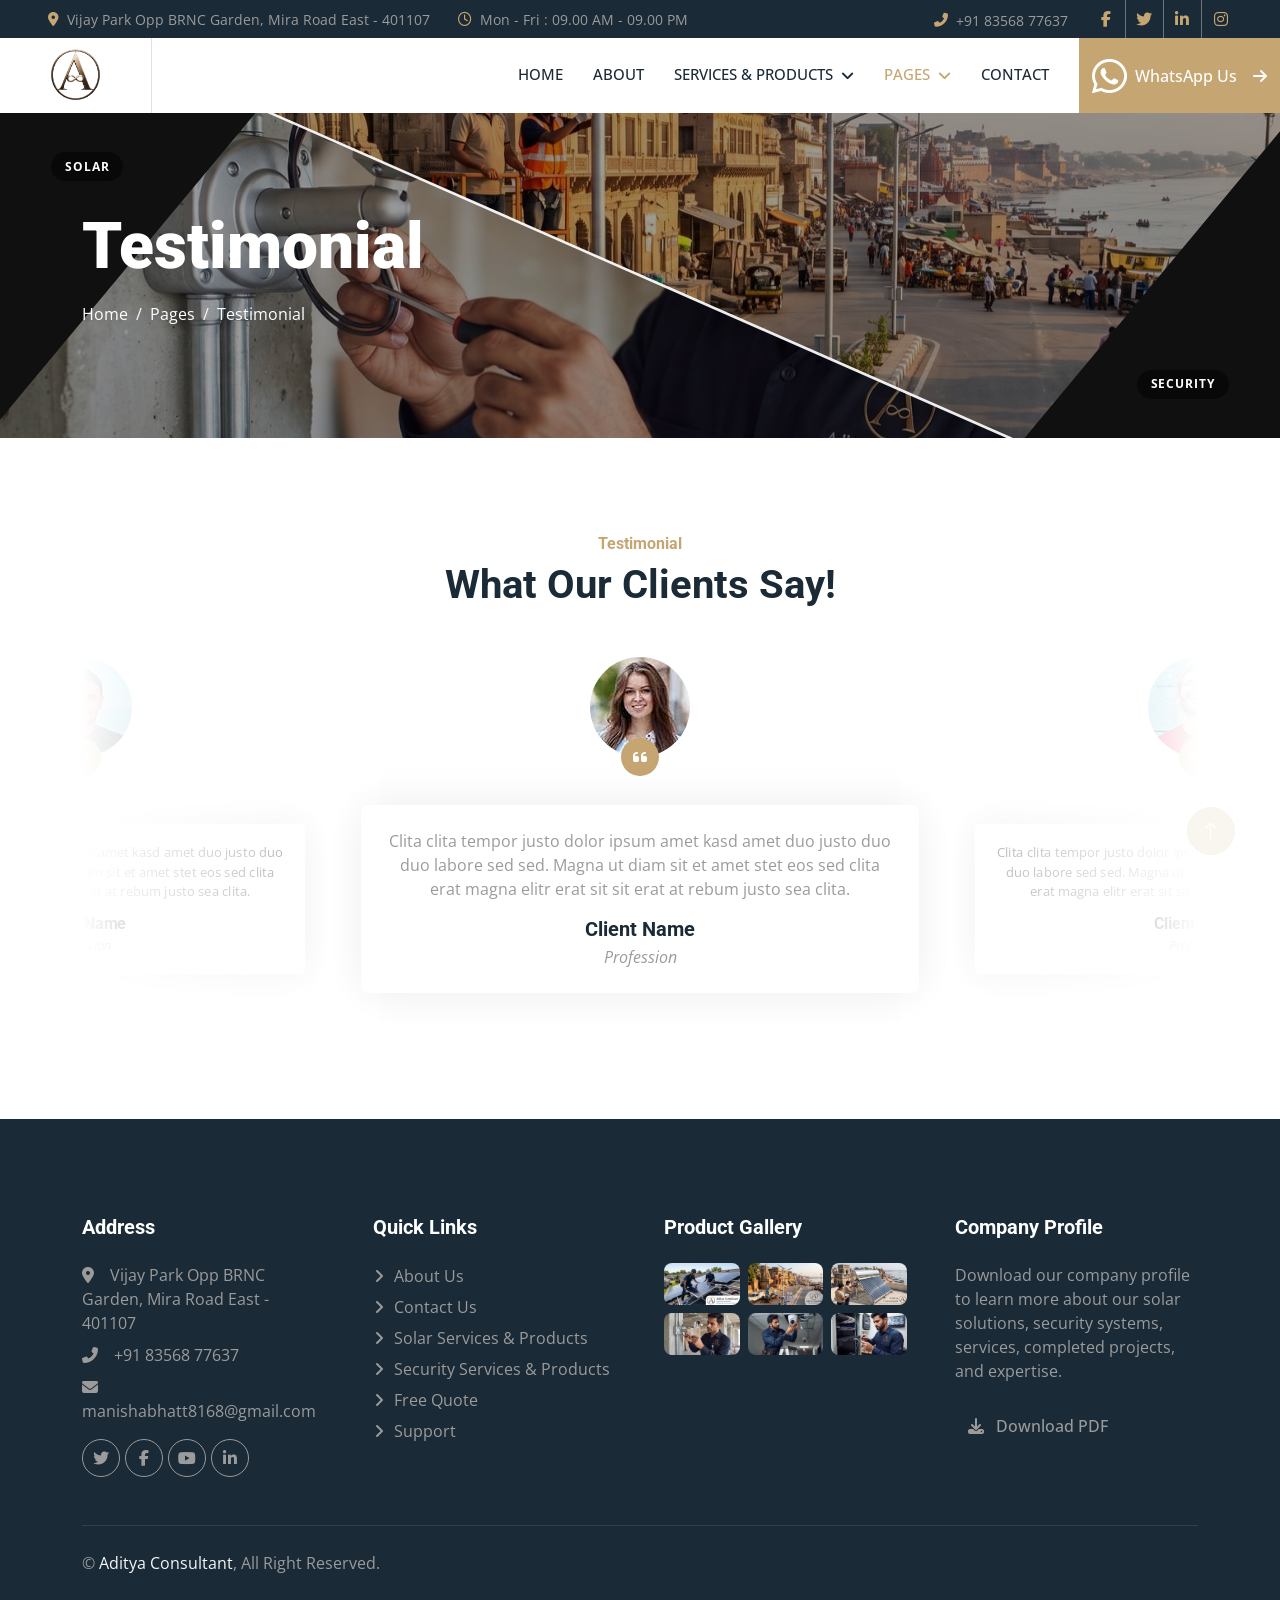
<file: testimonial.html>
<!doctype html>
<html lang="en">
  <head>
    <meta charset="utf-8" />
    <title>Aditya Consultant | Solar Energy & Security Systems</title>
    <link rel="canonical" href="https://aditya-consultant.vercel.app/testimonial" />
    <meta content="width=device-width, initial-scale=1.0" name="viewport" />
    <meta
      content="solar energy, renewable energy, CCTV, IP cameras, access control, fire detection, Mumbai, PAN India"
      name="keywords"
    />
    <meta
      content="Aditya Consultant delivers complete solar EPC solutions and end-to-end security systems â€” from design and installation to commissioning and maintenance across PAN India."
      name="description"
    />

    <!-- Favicon -->
    <link href="img/favicon.ico" rel="icon" />

    <!-- Google Web Fonts -->
    <link rel="preconnect" href="https://fonts.googleapis.com" />
    <link rel="preconnect" href="https://fonts.gstatic.com" crossorigin />
    <link
      href="https://fonts.googleapis.com/css2?family=Open+Sans:wght@400;500&family=Roboto:wght@500;700;900&display=swap"
      rel="stylesheet"
    />

    <!-- Icon Font Stylesheet -->
    <link
      href="https://cdnjs.cloudflare.com/ajax/libs/font-awesome/6.5.1/css/all.min.css"
      rel="stylesheet"
    />
    <link
      href="https://cdn.jsdelivr.net/npm/bootstrap-icons@1.4.1/font/bootstrap-icons.css"
      rel="stylesheet"
    />

    <!-- Libraries Stylesheet -->
    <link href="lib/animate/animate.min.css" rel="stylesheet" />
    <link href="lib/owlcarousel/assets/owl.carousel.min.css" rel="stylesheet" />
    <link href="lib/lightbox/css/lightbox.min.css" rel="stylesheet" />

    <!-- Customized Bootstrap Stylesheet -->
    <link href="css/bootstrap.min.css" rel="stylesheet" />

    <!-- Template Stylesheet -->
    <link href="css/style.css" rel="stylesheet" />
  </head>

  <body>
    <!-- Spinner Start -->
    <div
      id="spinner"
      class="show bg-white position-fixed translate-middle w-100 vh-100 top-50 start-50 d-flex align-items-center justify-content-center"
    >
      <div
        class="spinner-border text-primary"
        style="width: 3rem; height: 3rem"
        role="status"
      >
        <span class="sr-only">Loading...</span>
      </div>
    </div>
    <!-- Spinner End -->

    <!-- Topbar Start -->
    <div class="container-fluid bg-dark p-0">
      <div class="row gx-0 d-none d-lg-flex">
        <div class="col-lg-7 px-5 text-start">
          <div class="h-100 d-inline-flex align-items-center me-4">
            <small class="fa fa-map-marker-alt text-primary me-2"></small>
            <small>Vijay Park Opp BRNC Garden, Mira Road East - 401107</small>
          </div>
          <div class="h-100 d-inline-flex align-items-center">
            <small class="far fa-clock text-primary me-2"></small>
            <small>Mon - Fri : 09.00 AM - 09.00 PM</small>
          </div>
        </div>
        <div class="col-lg-5 px-5 text-end">
          <div class="h-100 d-inline-flex align-items-center me-4">
            <small class="fa fa-phone-alt text-primary me-2"></small>
            <small>+91 83568 77637</small>
          </div>
          <div class="h-100 d-inline-flex align-items-center mx-n2">
            <a
              class="btn btn-square btn-link rounded-0 border-0 border-end border-secondary"
              href=""
              ><i class="fab fa-facebook-f"></i
            ></a>
            <a
              class="btn btn-square btn-link rounded-0 border-0 border-end border-secondary"
              href=""
              ><i class="fab fa-twitter"></i
            ></a>
            <a
              class="btn btn-square btn-link rounded-0 border-0 border-end border-secondary"
              href=""
              ><i class="fab fa-linkedin-in"></i
            ></a>
            <a class="btn btn-square btn-link rounded-0" href=""
              ><i class="fab fa-instagram"></i
            ></a>
          </div>
        </div>
      </div>
    </div>
    <!-- Topbar End -->

    <!-- Navbar Start -->
    <nav class="navbar navbar-expand-lg bg-white navbar-light sticky-top p-0">
      <a
        href="index.html"
        class="navbar-brand d-flex align-items-center border-end px-4 px-lg-5"
      >
        <img
          src="img/Adity_Consultant_Logo.png"
          alt="Aditya Consultant"
          class="navbar-logo"
        />
      </a>
      <button
        type="button"
        class="navbar-toggler me-4"
        data-bs-toggle="collapse"
        data-bs-target="#navbarCollapse"
      >
        <span class="navbar-toggler-icon"></span>
      </button>
      <div class="collapse navbar-collapse" id="navbarCollapse">
        <div class="navbar-nav ms-auto p-4 p-lg-0">
          <a href="index.html" class="nav-item nav-link">Home</a>
          <a href="about.html" class="nav-item nav-link">About</a>
          <div class="nav-item dropdown">
            <a
              href="#"
              class="nav-link dropdown-toggle"
              data-bs-toggle="dropdown"
              >Services & Products</a
            >
            <div class="dropdown-menu bg-light m-0">
              <a href="solar.html" class="dropdown-item">Solar</a>
              <a href="security.html" class="dropdown-item">Security</a>
            </div>
          </div>
          <!--
              <a href="project.html" class="nav-item nav-link">Project</a>
            -->
          <div class="nav-item dropdown">
            <a
              href="#"
              class="nav-link dropdown-toggle active"
              data-bs-toggle="dropdown"
              >Pages</a
            >
            <div class="dropdown-menu bg-light m-0">
              <a href="feature.html" class="dropdown-item">Feature</a>
              <a href="quote.html" class="dropdown-item">Free Quote</a>
              <a href="team.html" class="dropdown-item">Our Team</a>
              <a href="testimonial.html" class="dropdown-item active"
                >Testimonial</a
              >
              <!--
              <a href="404.html" class="dropdown-item">404 Page</a>
            --></div>
          </div>
          <a href="contact.html" class="nav-item nav-link">Contact</a>
        </div>
        <a
          href="https://web.whatsapp.com/send?text=Hi!&phone=918356877637"
          target="Hi!"
          class="btn btn-primary rounded-0 py-1 px-lg-6 d-none d-lg-flex align-items-center justify-content-center"
          ><i class="fa-brands fa-whatsapp fs-1 me-2"></i> WhatsApp Us<i
            class="fa fa-arrow-right ms-3"
          ></i
        ></a>
      </div>
    </nav>
    <!-- Navbar End -->

    <!-- Page Header Start -->
    <div class="container-fluid page-header py-5 mb-5">
      <div class="page-header-bg carousel-diagonal-split split-60">
        <img
          class="split-half split-solar"
          src="img/SolarStreetLight.jpg"
          alt="Solar energy"
        />
        <img
          class="split-half split-security"
          src="img/HD-Cameras.jpg"
          alt="Security systems"
        />
        <svg
          class="carousel-split-divider"
          viewBox="0 0 100 100"
          preserveAspectRatio="none"
          aria-hidden="true"
        >
          <line x1="21.13" y1="0" x2="78.87" y2="100" />
        </svg>
        <span class="carousel-split-label label-solar">Solar</span>
        <span class="carousel-split-label label-security">Security</span>
      </div>
      <div class="container py-5 page-header-content">
        <h1 class="display-3 text-white mb-3 animated slideInDown">
          Testimonial
        </h1>
        <nav aria-label="breadcrumb animated slideInDown">
          <ol class="breadcrumb">
            <li class="breadcrumb-item">
              <a class="text-white" href="index.html">Home</a>
            </li>
            <li class="breadcrumb-item">
              <a class="text-white" href="#">Pages</a>
            </li>
            <li class="breadcrumb-item text-white active" aria-current="page">
              Testimonial
            </li>
          </ol>
        </nav>
      </div>
    </div>
    <!-- Page Header End -->

    <!-- Testimonial Start -->
    <div class="container-xxl py-5">
      <div class="container">
        <div
          class="text-center mx-auto mb-5 wow fadeInUp"
          data-wow-delay="0.1s"
          style="max-width: 600px"
        >
          <h6 class="text-primary">Testimonial</h6>
          <h1 class="mb-4">What Our Clients Say!</h1>
        </div>
        <div
          class="owl-carousel testimonial-carousel wow fadeInUp"
          data-wow-delay="0.1s"
        >
          <div class="testimonial-item text-center">
            <div class="testimonial-img position-relative">
              <img
                class="img-fluid rounded-circle mx-auto mb-5"
                src="img/testimonial-1.jpg"
              />
              <div class="btn-square bg-primary rounded-circle">
                <i class="fa fa-quote-left text-white"></i>
              </div>
            </div>
            <div class="testimonial-text text-center rounded p-4">
              <p>
                Clita clita tempor justo dolor ipsum amet kasd amet duo justo
                duo duo labore sed sed. Magna ut diam sit et amet stet eos sed
                clita erat magna elitr erat sit sit erat at rebum justo sea
                clita.
              </p>
              <h5 class="mb-1">Client Name</h5>
              <span class="fst-italic">Profession</span>
            </div>
          </div>
          <div class="testimonial-item text-center">
            <div class="testimonial-img position-relative">
              <img
                class="img-fluid rounded-circle mx-auto mb-5"
                src="img/testimonial-2.jpg"
              />
              <div class="btn-square bg-primary rounded-circle">
                <i class="fa fa-quote-left text-white"></i>
              </div>
            </div>
            <div class="testimonial-text text-center rounded p-4">
              <p>
                Clita clita tempor justo dolor ipsum amet kasd amet duo justo
                duo duo labore sed sed. Magna ut diam sit et amet stet eos sed
                clita erat magna elitr erat sit sit erat at rebum justo sea
                clita.
              </p>
              <h5 class="mb-1">Client Name</h5>
              <span class="fst-italic">Profession</span>
            </div>
          </div>
          <div class="testimonial-item text-center">
            <div class="testimonial-img position-relative">
              <img
                class="img-fluid rounded-circle mx-auto mb-5"
                src="img/testimonial-3.jpg"
              />
              <div class="btn-square bg-primary rounded-circle">
                <i class="fa fa-quote-left text-white"></i>
              </div>
            </div>
            <div class="testimonial-text text-center rounded p-4">
              <p>
                Clita clita tempor justo dolor ipsum amet kasd amet duo justo
                duo duo labore sed sed. Magna ut diam sit et amet stet eos sed
                clita erat magna elitr erat sit sit erat at rebum justo sea
                clita.
              </p>
              <h5 class="mb-1">Client Name</h5>
              <span class="fst-italic">Profession</span>
            </div>
          </div>
        </div>
      </div>
    </div>
    <!-- Testimonial End -->

    <!-- Footer Start -->
    <div
      class="container-fluid bg-dark text-body footer mt-5 pt-5 wow fadeIn"
      data-wow-delay="0.1s"
    >
      <div class="container py-5">
        <div class="row g-5">
          <div class="col-lg-3 col-md-6">
            <h5 class="text-white mb-4">Address</h5>
            <p class="mb-2">
              <i class="fa fa-map-marker-alt me-3"></i>Vijay Park Opp BRNC Garden, Mira Road East - 401107
            </p>
            <p class="mb-2">
              <i class="fa fa-phone-alt me-3"></i>+91 83568 77637
            </p>
            <p class="mb-2">
              <i class="fa fa-envelope me-3"></i>manishabhatt8168@gmail.com
            </p>
            <div class="d-flex pt-2">
              <a class="btn btn-square btn-outline-light btn-social" href=""
                ><i class="fab fa-twitter"></i
              ></a>
              <a class="btn btn-square btn-outline-light btn-social" href=""
                ><i class="fab fa-facebook-f"></i
              ></a>
              <a class="btn btn-square btn-outline-light btn-social" href=""
                ><i class="fab fa-youtube"></i
              ></a>
              <a class="btn btn-square btn-outline-light btn-social" href=""
                ><i class="fab fa-linkedin-in"></i
              ></a>
            </div>
          </div>
          <div class="col-lg-3 col-md-6">
            <h5 class="text-white mb-4">Quick Links</h5>
            <a class="btn btn-link" href="about.html">About Us</a>
            <a class="btn btn-link" href="contact.html">Contact Us</a>
            <a class="btn btn-link" href="solar.html"
              >Solar Services & Products</a
            >
            <a class="btn btn-link" href="security.html"
              >Security Services & Products</a
            >
            <a class="btn btn-link" href="quote.html">Free Quote</a>
            <a class="btn btn-link" href="contact.html">Support</a>
          </div>
          <div class="col-lg-3 col-md-6">
            <h5 class="text-white mb-4">Product Gallery</h5>
            <div class="row g-2">
              <div class="col-4">
                <img
                  class="img-fluid rounded"
                  src="img/SolarInstallation.jpg"
                  alt="Solar installation"
                />
              </div>
              <div class="col-4">
                <img
                  class="img-fluid rounded"
                  src="img/SolarStreetLight.jpg"
                  alt="Solar street light"
                />
              </div>
              <div class="col-4">
                <img
                  class="img-fluid rounded"
                  src="img/SolarWaterHeater.jpg"
                  alt="Solar water heater"
                />
              </div>
              <div class="col-4">
                <img
                  class="img-fluid rounded"
                  src="img/HD-Cameras.jpg"
                  alt="HD security camera"
                />
              </div>
              <div class="col-4">
                <img
                  class="img-fluid rounded"
                  src="img/IP-Cameras.jpg"
                  alt="IP security camera"
                />
              </div>
              <div class="col-4">
                <img
                  class="img-fluid rounded"
                  src="img/DVR.jpg"
                  alt="Digital video recorder"
                />
              </div>
            </div>
          </div>
          <div class="col-lg-3 col-md-6">
            <h5 class="text-white mb-4">Company Profile</h5>

            <p class="mb-4">
              Download our company profile to learn more about our solar
              solutions, security systems, services, completed projects, and
              expertise.
            </p>

            <a
              href="company-profile.pdf"
              target="_blank"
              class="btn btn-company-profile"
            >
              <i class="fa fa-download me-2"></i> Download PDF
            </a>
          </div>
        </div>
      </div>
      <div class="container">
        <div class="copyright">
          <div class="row">
            <div class="col-md-6 text-center text-md-start mb-3 mb-md-0">
              &copy; <a href="#">Aditya Consultant</a>, All Right Reserved.
            </div>
          </div>
        </div>
      </div>
    </div>
    <!-- Footer End -->

    <!-- Back to Top -->
    <a
      href="#"
      class="btn btn-lg btn-primary btn-lg-square rounded-circle back-to-top"
      ><i class="bi bi-arrow-up"></i
    ></a>

    <!-- JavaScript Libraries -->
    <script src="https://code.jquery.com/jquery-3.4.1.min.js"></script>
    <script src="https://cdn.jsdelivr.net/npm/bootstrap@5.0.0/dist/js/bootstrap.bundle.min.js"></script>
    <script src="lib/wow/wow.min.js"></script>
    <script src="lib/easing/easing.min.js"></script>
    <script src="lib/waypoints/waypoints.min.js"></script>
    <script src="lib/counterup/counterup.min.js"></script>
    <script src="lib/owlcarousel/owl.carousel.min.js"></script>
    <script src="lib/isotope/isotope.pkgd.min.js"></script>
    <script src="lib/lightbox/js/lightbox.min.js"></script>

    <!-- Template Javascript -->
    <script src="js/main.js"></script>
  </body>
</html>
</file>
<file: css/style.css>
/********** Template CSS **********/
:root {
  --primary: #c5a572;
  --light: #f6f7f8;
  --dark: #1a2a36;
}

.fw-medium {
  font-weight: 500 !important;
}

.fw-bold {
  font-weight: 700 !important;
}

.fw-black {
  font-weight: 900 !important;
}

.back-to-top {
  position: fixed;
  display: none;
  right: 45px;
  bottom: 45px;
  z-index: 99;
}

/*** Spinner ***/
#spinner {
  opacity: 0;
  visibility: hidden;
  transition:
    opacity 0.5s ease-out,
    visibility 0s linear 0.5s;
  z-index: 99999;
}

#spinner.show {
  transition:
    opacity 0.5s ease-out,
    visibility 0s linear 0s;
  visibility: visible;
  opacity: 1;
}

/*** Button ***/
.btn {
  font-weight: 500;
  transition: 0.5s;
}

.btn.btn-primary,
.btn.btn-outline-primary:hover {
  color: #ffffff;
}

.btn-square {
  width: 38px;
  height: 38px;
}

.btn-sm-square {
  width: 32px;
  height: 32px;
}

.btn-lg-square {
  width: 48px;
  height: 48px;
}

.btn-square,
.btn-sm-square,
.btn-lg-square {
  padding: 0;
  display: flex;
  align-items: center;
  justify-content: center;
  font-weight: normal;
}

/*** Navbar ***/
.navbar.sticky-top {
  top: -100px;
  transition: 0.5s;
}

.navbar .navbar-brand,
.navbar a.btn {
  height: 75px;
}

.navbar .navbar-logo {
  height: 55px;
  width: auto;
}

.navbar .navbar-nav .nav-link {
  margin-right: 30px;
  padding: 25px 0;
  color: var(--dark);
  font-size: 15px;
  font-weight: 500;
  text-transform: uppercase;
  outline: none;
}

.navbar .navbar-nav .nav-link:hover,
.navbar .navbar-nav .nav-link.active {
  color: var(--primary);
}

.navbar .dropdown-toggle::after {
  border: none;
  content: "\f107";
  font-family: "Font Awesome 5 Free";
  font-weight: 900;
  vertical-align: middle;
  margin-left: 8px;
}

@media (max-width: 991.98px) {
  .navbar .navbar-nav .nav-link {
    margin-right: 0;
    padding: 10px 0;
  }

  .navbar .navbar-nav {
    border-top: 1px solid #eeeeee;
  }
}

@media (min-width: 992px) {
  .navbar .nav-item .dropdown-menu {
    display: block;
    border: none;
    margin-top: 0;
    top: 150%;
    opacity: 0;
    visibility: hidden;
    transition: 0.5s;
  }

  .navbar .nav-item:hover .dropdown-menu {
    top: 100%;
    visibility: visible;
    transition: 0.5s;
    opacity: 1;
  }
}

/*** Header ***/
.carousel-diagonal-split {
  --split-top: 21.13%;
  --split-bottom: 78.87%;
  position: relative;
  width: 100%;
  min-height: 650px;
  overflow: hidden;
  background: #1a1a1a;
}

.carousel-diagonal-split .split-half {
  position: absolute;
  width: 103%;
  height: 103%;
  top: -1.5%;
  left: -1.5%;
  object-fit: cover;
  will-change: transform;
}

/* 60° / 120° diagonal — shared coords, mirrored on split-120 */
.carousel-diagonal-split.split-60 .split-solar {
  clip-path: polygon(0 0, 100% 0, var(--split-bottom) 100%, var(--split-top) 0);
}

.carousel-diagonal-split.split-60 .split-security {
  clip-path: polygon(
    var(--split-top) 0,
    var(--split-bottom) 100%,
    100% 100%,
    0 100%
  );
}

.carousel-diagonal-split.split-120 {
  --split-top: 78.87%;
  --split-bottom: 21.13%;
}

.carousel-diagonal-split.split-120 .split-solar {
  clip-path: polygon(0 0, var(--split-top) 0, var(--split-bottom) 100%, 0 100%);
}

.carousel-diagonal-split.split-120 .split-security {
  clip-path: polygon(
    var(--split-top) 0,
    100% 0,
    100% 100%,
    var(--split-bottom) 100%
  );
}

.carousel-split-divider {
  position: absolute;
  inset: 0;
  width: 100%;
  height: 100%;
  z-index: 3;
  pointer-events: none;
}

.carousel-split-divider line {
  stroke: rgba(255, 255, 255, 0.92);
  stroke-width: 0.45;
  stroke-linecap: round;
  filter: drop-shadow(0 0 2px rgba(0, 0, 0, 0.45));
}

.carousel-split-label {
  position: absolute;
  z-index: 3;
  padding: 0.35rem 0.85rem;
  font-size: 0.75rem;
  font-weight: 700;
  letter-spacing: 0.08em;
  text-transform: uppercase;
  color: #fff;
  background: rgba(0, 0, 0, 0.45);
  border-radius: 999px;
  pointer-events: none;
}

.carousel-split-label.label-solar {
  top: 12%;
  left: 4%;
}

.carousel-split-label.label-security {
  bottom: 12%;
  right: 4%;
}

.carousel-diagonal-split.split-120 .label-solar {
  top: auto;
  bottom: 10%;
  left: 4%;
}

.carousel-diagonal-split.split-120 .label-security {
  bottom: auto;
  top: 10%;
  right: 4%;
}

.header-carousel .owl-carousel-item {
  position: relative;
  min-height: 650px;
}

.header-carousel .owl-carousel-item .carousel-diagonal-split,
.header-carousel .owl-carousel-item .carousel-diagonal-split .split-half {
  min-height: 650px;
}

.owl-carousel-inner {
  position: absolute;
  width: 100%;
  height: 100%;
  top: 0;
  left: 0;
  z-index: 4;
  display: flex;
  align-items: center;
  background: rgba(0, 0, 0, 0.25);
}

@media (max-width: 768px) {
  .carousel-diagonal-split,
  .header-carousel .owl-carousel-item,
  .header-carousel .owl-carousel-item .carousel-diagonal-split,
  .header-carousel .owl-carousel-item .carousel-diagonal-split .split-half {
    min-height: 500px;
  }

  .header-carousel .owl-carousel-item {
    position: relative;
    min-height: 500px;
  }

  .header-carousel .owl-carousel-item h1.display-2 {
    font-size: clamp(1.35rem, 5.5vw, 2rem);
    line-height: 1.2;
    margin-bottom: 0.75rem;
  }

  .header-carousel .owl-carousel-item p {
    font-size: 0.9rem !important;
    margin-bottom: 0.75rem !important;
    padding-bottom: 0 !important;
  }

  .header-carousel .owl-carousel-inner .btn.rounded-pill {
    padding: 0.45rem 1rem !important;
    font-size: 0.8125rem !important;
    line-height: 1.25;
    margin: 0 0.35rem 0.45rem 0 !important;
    width: auto;
    max-width: 100%;
    display: inline-block;
    white-space: normal;
    text-align: center;
  }

  .carousel-split-label {
    font-size: 0.65rem;
    padding: 0.25rem 0.6rem;
  }

  .btn.rounded-pill.py-3.px-5 {
    padding: 0.5rem 1.15rem !important;
    font-size: 0.875rem !important;
    line-height: 1.3;
    width: auto;
    max-width: 100%;
    display: inline-block;
    white-space: normal;
  }

  .btn.rounded-pill.py-3.px-5.me-3 {
    margin-right: 0.4rem !important;
    margin-bottom: 0.45rem;
  }
}

@media (max-width: 576px) {
  .header-carousel .owl-carousel-item h1.display-2 {
    font-size: 1.25rem;
  }

  .header-carousel .owl-carousel-inner .btn.rounded-pill {
    padding: 0.4rem 0.85rem !important;
    font-size: 0.75rem !important;
  }

  .btn.rounded-pill.py-3.px-5 {
    padding: 0.45rem 1rem !important;
    font-size: 0.8125rem !important;
  }

  .header-carousel .owl-dots {
    right: 10px;
    width: 44px;
  }

  .header-carousel .owl-dots .owl-dot {
    width: 34px;
    height: 34px;
  }

  .header-carousel .owl-dots .owl-dot.active {
    width: 42px;
    height: 42px;
  }
}

.header-carousel .owl-dots {
  position: absolute;
  width: 60px;
  height: 100%;
  top: 0;
  right: 30px;
  display: flex;
  flex-direction: column;
  align-items: center;
  justify-content: center;
}

.header-carousel .owl-dots .owl-dot {
  position: relative;
  width: 45px;
  height: 45px;
  margin: 5px 0;
  background: #ffffff;
  box-shadow: 0 0 30px rgba(255, 255, 255, 0.9);
  border-radius: 45px;
  transition: 0.5s;
}

.header-carousel .owl-dots .owl-dot.active {
  width: 60px;
  height: 60px;
}

.header-carousel .owl-dots .owl-dot img {
  position: absolute;
  width: 100%;
  height: 100%;
  object-fit: cover;
  padding: 2px;
  border-radius: 45px;
  transition: 0.5s;
}

.page-header {
  position: relative;
  overflow: hidden;
  background: transparent;
}

.page-header .page-header-bg {
  position: absolute;
  inset: 0;
  width: 100%;
  height: 100%;
  min-height: 100%;
  z-index: 0;
}

.page-header .page-header-bg.carousel-diagonal-split {
  min-height: 100%;
}

.page-header .page-header-bg .split-half {
  min-height: 100%;
}

.page-header .page-header-bg::after {
  content: "";
  position: absolute;
  inset: 0;
  background: rgba(0, 0, 0, 0.38);
  z-index: 1;
  pointer-events: none;
}

.page-header .page-header-content {
  position: relative;
  z-index: 2;
}

.page-header .carousel-split-label {
  z-index: 2;
}

.page-header .carousel-split-divider {
  z-index: 2;
}

.breadcrumb-item + .breadcrumb-item::before {
  color: var(--light);
}

/*** About ***/
@media (min-width: 992px) {
  .container.about {
    max-width: 100% !important;
  }

  .about-text {
    padding-right: calc(((100% - 960px) / 2) + 0.75rem);
  }
}

@media (min-width: 1200px) {
  .about-text {
    padding-right: calc(((100% - 1140px) / 2) + 0.75rem);
  }
}

@media (min-width: 1400px) {
  .about-text {
    padding-right: calc(((100% - 1320px) / 2) + 0.75rem);
  }
}

/*** Split content carousels (About / Feature — full image, no diagonal split) ***/
.split-content-media-col {
  overflow: hidden;
}

.split-content-carousel {
  position: relative;
  width: 100%;
  overflow: hidden;
}

.split-content-carousel .split-content-carousel-item {
  height: 100%;
}

.split-content-carousel .split-content-carousel-item img {
  display: block;
  width: 100%;
  height: 100%;
  object-fit: cover;
}

.split-content-carousel .owl-stage-outer,
.split-content-carousel .owl-stage,
.split-content-carousel .owl-item,
.split-content-carousel .split-content-carousel-item {
  height: 100%;
}

.split-content-carousel .owl-dots {
  position: absolute;
  bottom: 16px;
  left: 0;
  right: 0;
  margin: 0;
  z-index: 2;
}

.split-content-carousel .owl-dot span {
  background: rgba(255, 255, 255, 0.55) !important;
}

.split-content-carousel .owl-dot.active span {
  background: var(--primary) !important;
}

@media (min-width: 992px) {
  .split-content-media-col {
    padding-left: 0;
    padding-right: 0;
  }
}

@media (max-width: 991.98px) {
  .split-content-carousel {
    height: 320px !important;
    max-height: 320px;
  }

  .split-content-media-col {
    height: auto !important;
    max-height: none !important;
  }
}

/*** Service ***/
.service-item {
  box-shadow: 0 0 45px rgba(0, 0, 0, 0.08);
}

.service-icon {
  position: relative;
  margin: -50px 0 25px 0;
  width: 100px;
  height: 100px;
  display: flex;
  align-items: center;
  justify-content: center;
  color: var(--primary);
  background: #ffffff;
  border-radius: 100px;
  box-shadow: 0 0 45px rgba(0, 0, 0, 0.08);
  transition: 0.5s;
}

.service-item:hover .service-icon {
  color: #ffffff;
  background: var(--primary);
}

/*** Feature ***/
@media (min-width: 992px) {
  .container.feature {
    max-width: 100% !important;
  }

  .feature-text {
    padding-left: calc(((100% - 960px) / 2) + 0.75rem);
  }
}

@media (min-width: 1200px) {
  .feature-text {
    padding-left: calc(((100% - 1140px) / 2) + 0.75rem);
  }
}

@media (min-width: 1400px) {
  .feature-text {
    padding-left: calc(((100% - 1320px) / 2) + 0.75rem);
  }
}

/*** Project Portfolio ***/
#portfolio-flters li {
  display: inline-block;
  font-weight: 500;
  color: var(--dark);
  cursor: pointer;
  transition: 0.5s;
  border-bottom: 2px solid transparent;
}

#portfolio-flters li:hover,
#portfolio-flters li.active {
  color: var(--primary);
  border-color: var(--primary);
}

.portfolio-img {
  position: relative;
}

.portfolio-img::before,
.portfolio-img::after {
  position: absolute;
  content: "";
  width: 0;
  height: 100%;
  top: 0;
  background: var(--dark);
  transition: 0.5s;
}

.portfolio-img::before {
  left: 50%;
}

.portfolio-img::after {
  right: 50%;
}

.portfolio-item:hover .portfolio-img::before {
  width: 51%;
  left: 0;
}

.portfolio-item:hover .portfolio-img::after {
  width: 51%;
  right: 0;
}

.portfolio-btn {
  position: absolute;
  top: 0;
  left: 0;
  width: 100%;
  height: 100%;
  display: flex;
  align-items: center;
  justify-content: center;
  opacity: 0;
  z-index: 1;
  transition: 0.5s;
}

.portfolio-item:hover .portfolio-btn {
  opacity: 1;
  transition-delay: 0.3s;
}

/*** Quote ***/
@media (min-width: 992px) {
  .container.quote {
    max-width: 100% !important;
  }

  .quote-text {
    padding-right: calc(((100% - 960px) / 2) + 0.75rem);
  }
}

@media (min-width: 1200px) {
  .quote-text {
    padding-right: calc(((100% - 1140px) / 2) + 0.75rem);
  }
}

@media (min-width: 1400px) {
  .quote-text {
    padding-right: calc(((100% - 1320px) / 2) + 0.75rem);
  }
}

/*** Team ***/
.team-item {
  box-shadow: 0 0 45px rgba(0, 0, 0, 0.08);
}

.team-item img {
  border-radius: 8px 60px 0 0;
}

.team-item .team-social {
  display: flex;
  flex-direction: column;
  align-items: center;
  justify-content: flex-end;
  background: #ffffff;
  transition: 0.5s;
}

/*** Testimonial ***/
.testimonial-carousel::before {
  position: absolute;
  content: "";
  top: 0;
  left: 0;
  height: 100%;
  width: 0;
  background: linear-gradient(
    to right,
    rgba(255, 255, 255, 1) 0%,
    rgba(255, 255, 255, 0) 100%
  );
  z-index: 1;
}

.testimonial-carousel::after {
  position: absolute;
  content: "";
  top: 0;
  right: 0;
  height: 100%;
  width: 0;
  background: linear-gradient(
    to left,
    rgba(255, 255, 255, 1) 0%,
    rgba(255, 255, 255, 0) 100%
  );
  z-index: 1;
}

@media (min-width: 768px) {
  .testimonial-carousel::before,
  .testimonial-carousel::after {
    width: 200px;
  }
}

@media (min-width: 992px) {
  .testimonial-carousel::before,
  .testimonial-carousel::after {
    width: 300px;
  }
}

.testimonial-carousel .owl-nav {
  position: absolute;
  width: 350px;
  top: 20px;
  left: 50%;
  transform: translateX(-50%);
  display: flex;
  justify-content: space-between;
  opacity: 0;
  transition: 0.5s;
  z-index: 1;
}

.testimonial-carousel:hover .owl-nav {
  width: 300px;
  opacity: 1;
}

.testimonial-carousel .owl-nav .owl-prev,
.testimonial-carousel .owl-nav .owl-next {
  position: relative;
  color: var(--primary);
  font-size: 45px;
  transition: 0.5s;
}

.testimonial-carousel .owl-nav .owl-prev:hover,
.testimonial-carousel .owl-nav .owl-next:hover {
  color: var(--dark);
}

.testimonial-carousel .testimonial-img img {
  width: 100px;
  height: 100px;
}

.testimonial-carousel .testimonial-img .btn-square {
  position: absolute;
  bottom: -19px;
  left: 50%;
  transform: translateX(-50%);
}

.testimonial-carousel .owl-item .testimonial-text {
  margin-bottom: 30px;
  box-shadow: 0 0 45px rgba(0, 0, 0, 0.08);
  transform: scale(0.8);
  transition: 0.5s;
}

.testimonial-carousel .owl-item.center .testimonial-text {
  transform: scale(1);
}

/*** Contact ***/
@media (min-width: 992px) {
  .container.contact {
    max-width: 100% !important;
  }

  .contact-text {
    padding-left: calc(((100% - 960px) / 2) + 0.75rem);
  }
}

@media (min-width: 1200px) {
  .contact-text {
    padding-left: calc(((100% - 1140px) / 2) + 0.75rem);
  }
}

@media (min-width: 1400px) {
  .contact-text {
    padding-left: calc(((100% - 1320px) / 2) + 0.75rem);
  }
}

/*** Footer ***/
.footer .btn.btn-social {
  margin-right: 5px;
  color: #9b9b9b;
  border: 1px solid #9b9b9b;
  border-radius: 38px;
  transition: 0.3s;
}

.footer .btn.btn-social:hover {
  color: var(--primary);
  border-color: var(--light);
}

.footer .btn.btn-link {
  display: block;
  margin-bottom: 5px;
  padding: 0;
  text-align: left;
  color: #9b9b9b;
  font-weight: normal;
  text-transform: capitalize;
  transition: 0.3s;
}

.footer .btn.btn-link::before {
  position: relative;
  content: "\f105";
  font-family: "Font Awesome 5 Free";
  font-weight: 900;
  margin-right: 10px;
}

.footer .btn.btn-link:hover {
  color: #ffffff;
  letter-spacing: 1px;
  box-shadow: none;
}

.footer .copyright {
  padding: 25px 0;
  border-top: 1px solid rgba(256, 256, 256, 0.1);
}

.footer .copyright a {
  color: var(--light);
}

.footer .copyright a:hover {
  color: var(--primary);
}
</file>
